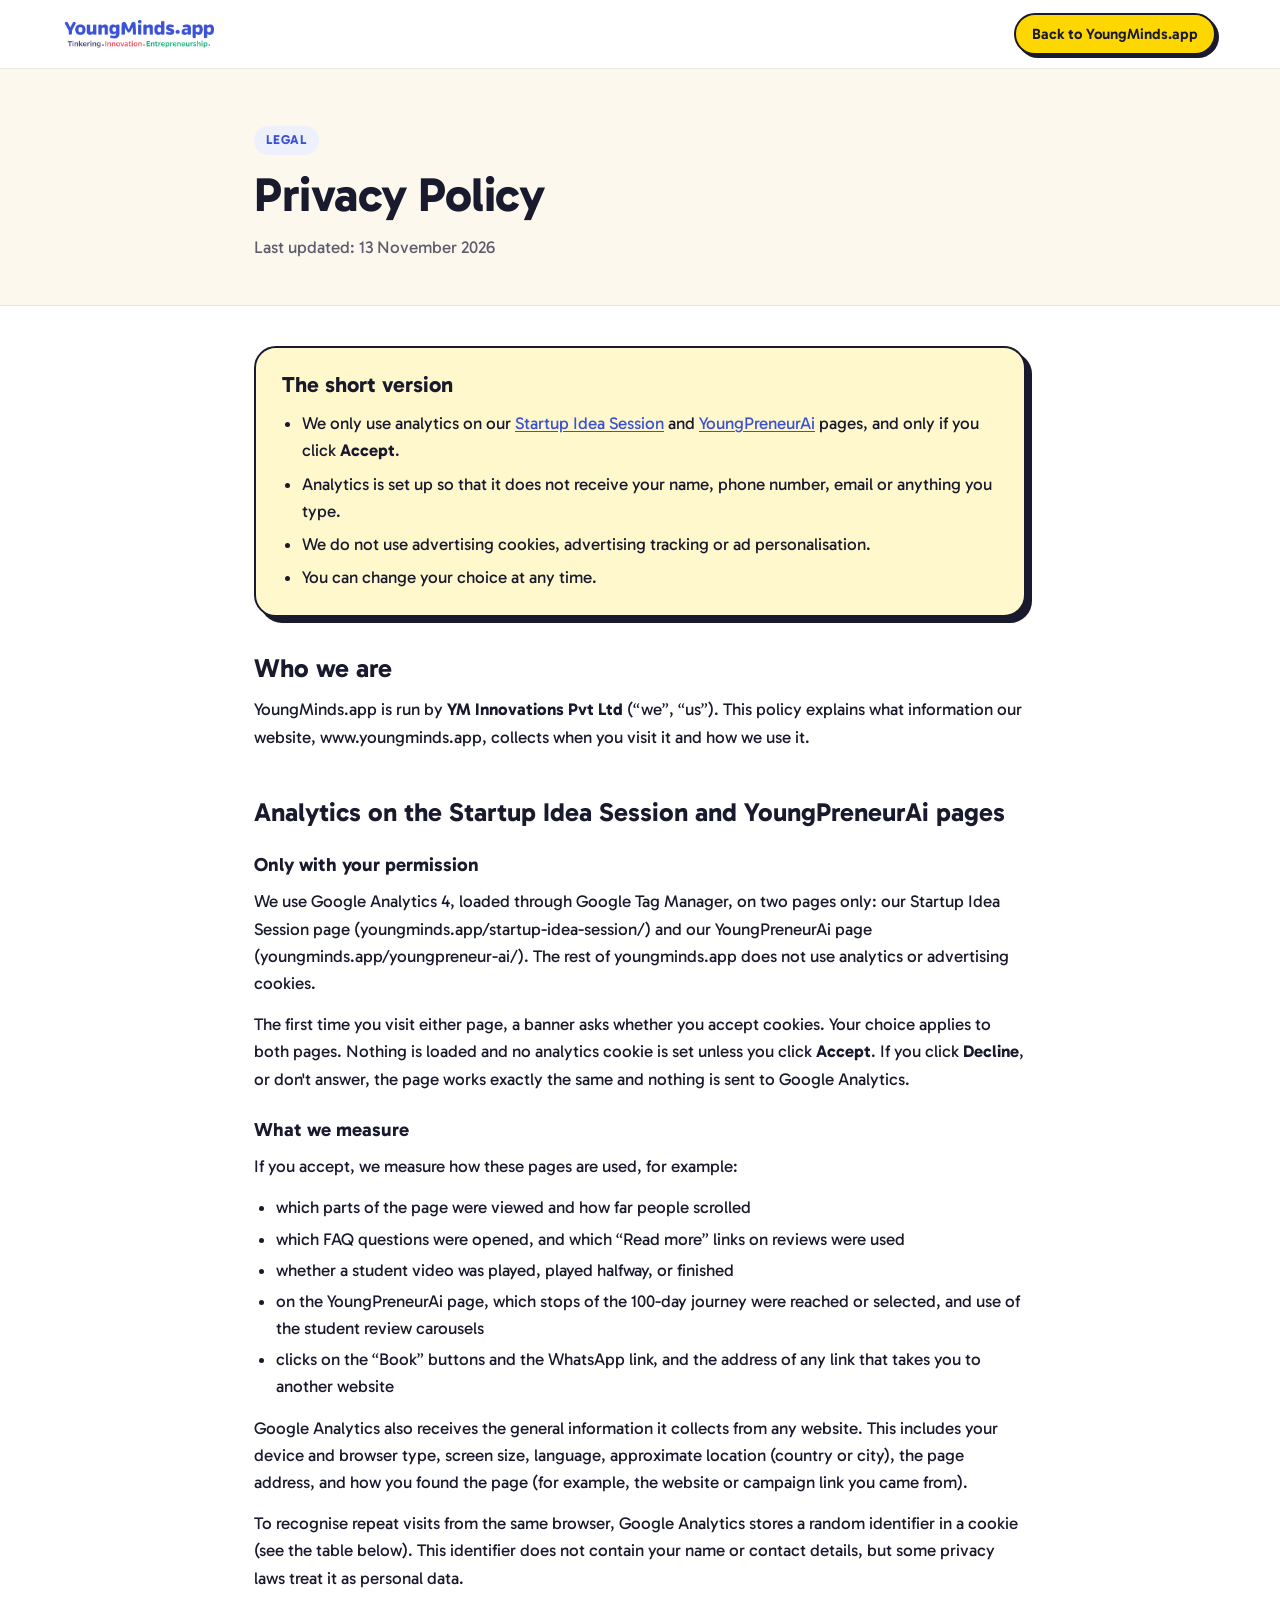
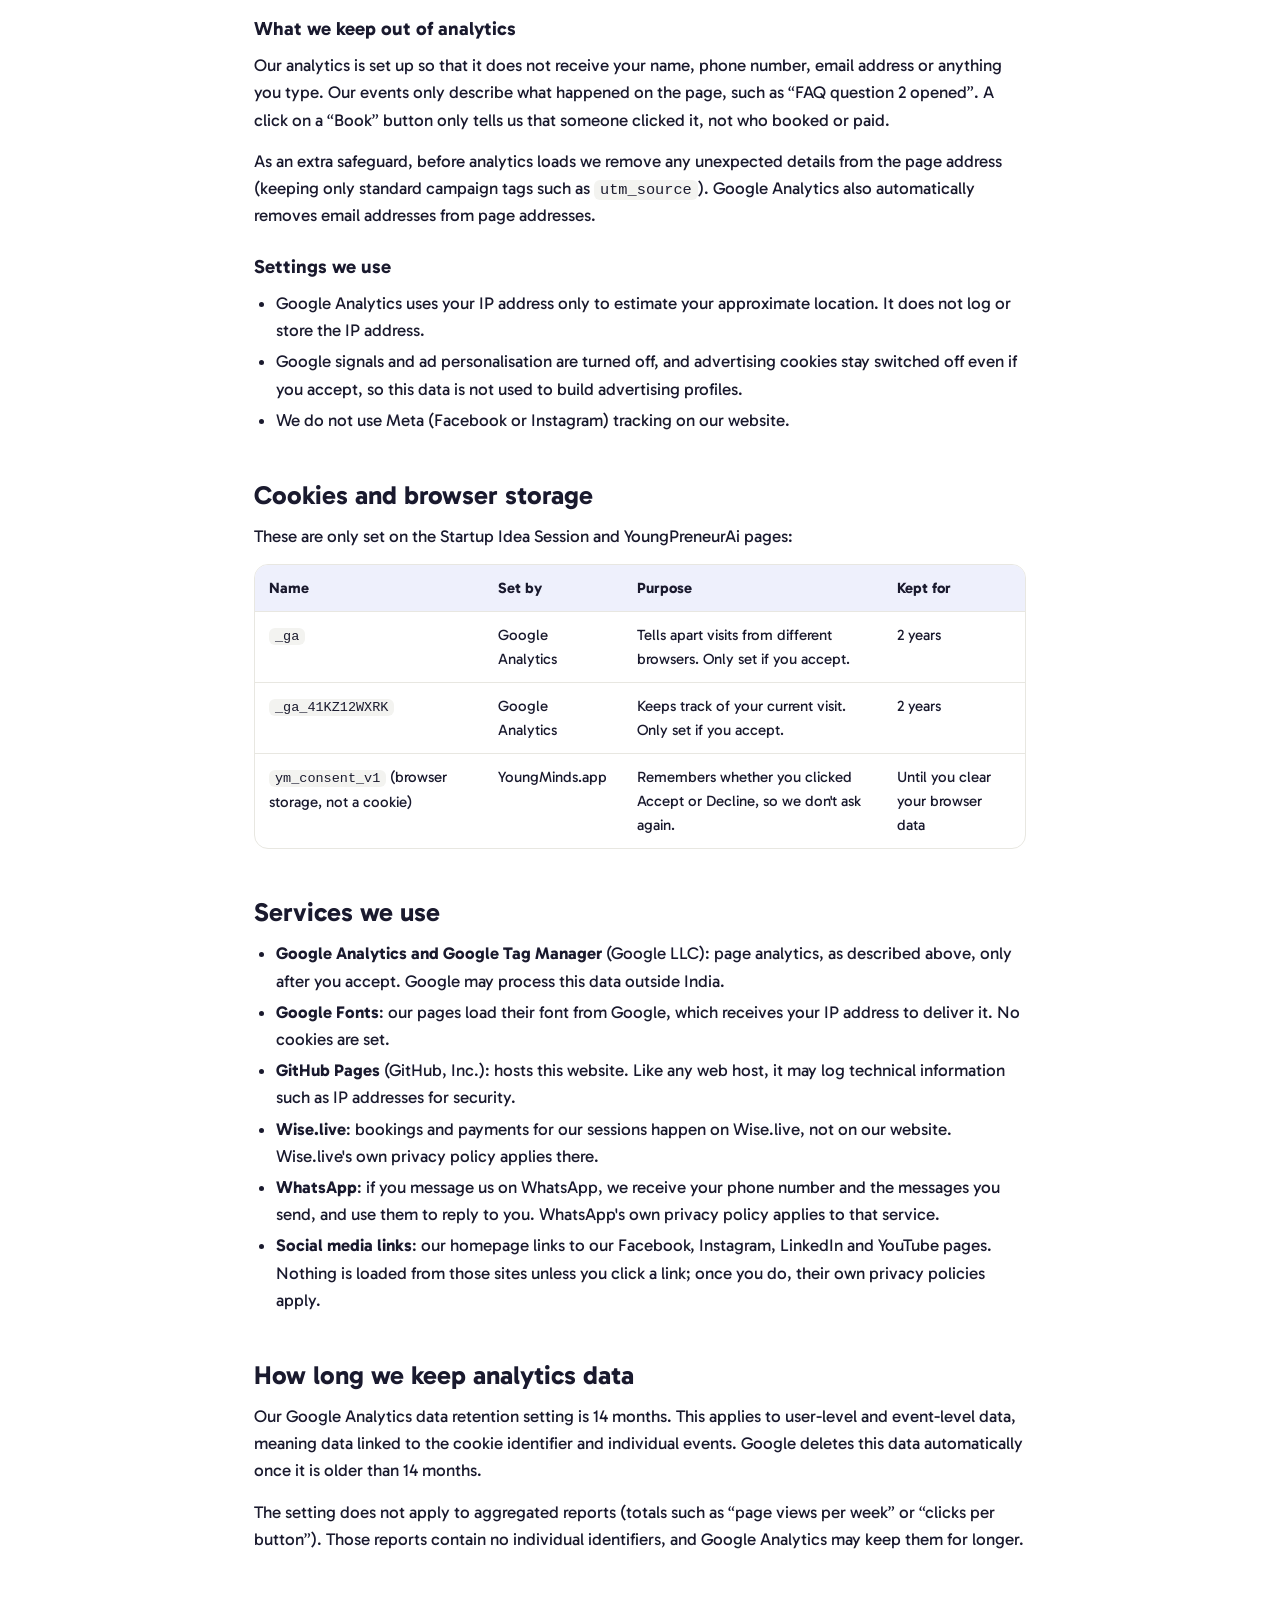
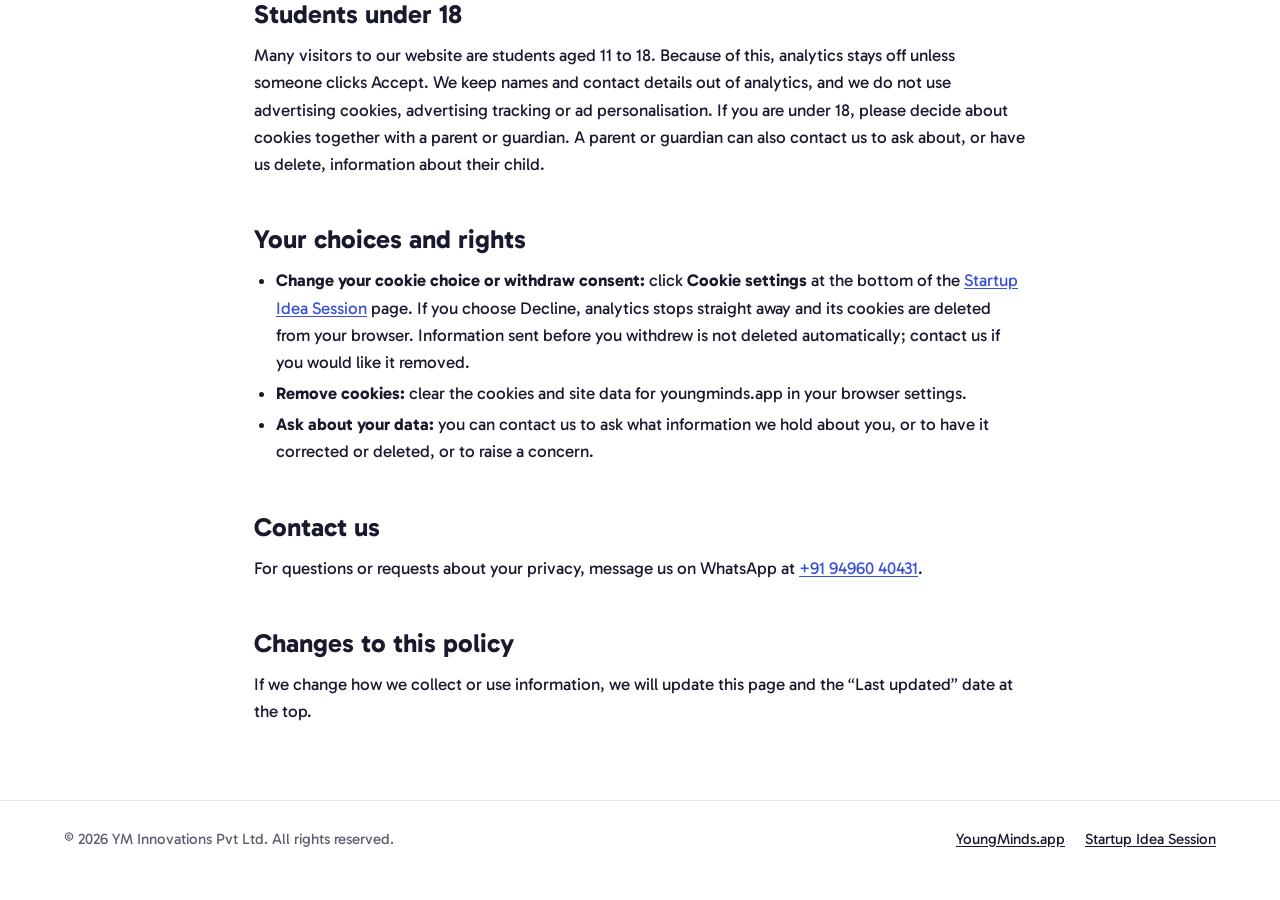
<file: privacy-policy/index.html>
<!doctype html>
<html lang="en-IN">
<head>
  <meta charset="UTF-8" />
  <meta name="viewport" content="width=device-width, initial-scale=1, viewport-fit=cover" />
  <title>Privacy Policy | YoungMinds.app</title>
  <meta name="description" content="How YoungMinds.app uses analytics and cookies, what we do not collect, and the choices you have." />
  <link rel="canonical" href="https://www.youngminds.app/privacy-policy/" />
  <meta name="theme-color" content="#3C52D6" />
  <link rel="icon" type="image/png" href="../images/fav.png" />
  <link rel="preconnect" href="https://fonts.googleapis.com" />
  <link rel="preconnect" href="https://fonts.gstatic.com" crossorigin />
  <link rel="stylesheet" href="https://fonts.googleapis.com/css2?family=Gabarito:wght@400;500;600;700;800&display=swap" />
  <!--
    MAINTAINERS — keep this page true to the live setup:
    • Data retention below says 14 months: it must match GA4 → Admin → Data collection → Data retention.
    • If Meta Pixel (or any other tracker) is switched on in GTM, update "Services we use", the cookie
      table and the "We do not use Meta" line BEFORE publishing that GTM version.
    • Have the "Students under 18" section reviewed against the DPDP Act 2023 and its Rules.
  -->
  <style>
    :root {
      --blue: #3C52D6; --blue-soft: #eef0fc; --yellow: #FED700; --yellow-soft: #fff8cc;
      --ink: #1a1a2e; --gray: #5d5d6e; --line: #e8e7e1; --cream: #fdf8ee; --white: #fff;
      --font: "Gabarito", system-ui, -apple-system, "Segoe UI", Roboto, sans-serif;
    }
    *, *::before, *::after { box-sizing: border-box; }
    html { -webkit-text-size-adjust: 100%; scroll-padding-top: 88px; }
    body { margin: 0; font-family: var(--font); color: var(--ink); background: var(--white); line-height: 1.6; font-size: 17px; -webkit-font-smoothing: antialiased; }
    a { color: var(--blue); text-underline-offset: 2px; }
    img { max-width: 100%; height: auto; display: block; }
    :focus-visible { outline: 3px solid var(--blue); outline-offset: 3px; border-radius: 6px; }
    .skip-link { position: absolute; left: -999px; top: 8px; z-index: 10; background: var(--ink); color: #fff; padding: 10px 16px; border-radius: 8px; }
    .skip-link:focus { left: 12px; }
    .container { width: 100%; max-width: 820px; margin: 0 auto; padding: 0 24px; }

    .site-header { position: sticky; top: 0; z-index: 5; background: rgba(255,255,255,.94); backdrop-filter: blur(8px); border-bottom: 1px solid var(--line); }
    .site-header .container { max-width: 1200px; display: flex; align-items: center; justify-content: space-between; height: 68px; gap: 16px; }
    .site-header img { width: 150px; }
    .back { font-weight: 600; font-size: 15px; color: var(--ink); text-decoration: none; border: 2px solid var(--ink); border-radius: 999px; padding: 7px 16px; box-shadow: 3px 3px 0 var(--ink); background: var(--yellow); white-space: nowrap; }
    .back:hover { transform: translate(-1px,-1px); box-shadow: 4px 4px 0 var(--ink); }

    .hero { background: var(--cream); border-bottom: 1px solid var(--line); padding: 56px 0 44px; }
    .eyebrow { display: inline-block; font-weight: 700; font-size: 13px; letter-spacing: .08em; text-transform: uppercase; color: var(--blue); background: var(--blue-soft); border-radius: 999px; padding: 4px 12px; margin-bottom: 14px; }
    h1 { font-size: clamp(34px, 6vw, 48px); line-height: 1.1; margin: 0 0 12px; letter-spacing: -.01em; }
    .updated { color: var(--gray); margin: 0; }

    .summary { margin: 40px 0 8px; border: 2px solid var(--ink); border-radius: 22px; box-shadow: 6px 6px 0 var(--ink); background: var(--yellow-soft); padding: 24px 26px; }
    .summary h2 { margin-top: 0; font-size: 22px; }
    .summary ul { margin: 0; padding-left: 20px; }
    .summary li + li { margin-top: 6px; }

    main section { padding: 28px 0 4px; }
    h2 { font-size: 26px; line-height: 1.2; margin: 0 0 12px; }
    h3 { font-size: 19px; margin: 22px 0 8px; }
    p { margin: 0 0 14px; }
    ul { margin: 0 0 14px; padding-left: 22px; }
    li + li { margin-top: 4px; }

    .table-wrap { overflow-x: auto; margin: 8px 0 16px; border: 1px solid var(--line); border-radius: 14px; }
    table { width: 100%; border-collapse: collapse; font-size: 15px; min-width: 560px; }
    th, td { text-align: left; padding: 11px 14px; border-bottom: 1px solid var(--line); vertical-align: top; }
    th { background: var(--blue-soft); font-weight: 700; }
    tr:last-child td { border-bottom: 0; }
    code { font-family: ui-monospace, SFMono-Regular, Consolas, monospace; font-size: .9em; background: #f3f3f0; padding: 1px 6px; border-radius: 6px; }

    .site-footer { margin-top: 56px; border-top: 1px solid var(--line); padding: 26px 0 36px; color: var(--gray); font-size: 15px; }
    .site-footer .container { max-width: 1200px; display: flex; flex-wrap: wrap; gap: 10px 24px; justify-content: space-between; }
    .site-footer nav { display: flex; flex-wrap: wrap; gap: 8px 20px; }
    .site-footer a { color: var(--ink); }

    @media (max-width: 560px) {
      body { font-size: 16px; }
      .container { padding: 0 16px; }
      .site-header img { width: 124px; }
      .back { font-size: 14px; padding: 6px 12px; }
      .hero { padding: 40px 0 32px; }
      .summary { padding: 20px 18px; box-shadow: 4px 4px 0 var(--ink); }
      h2 { font-size: 23px; }
    }
  </style>
</head>
<body>
  <a class="skip-link" href="#main">Skip to content</a>

  <header class="site-header">
    <div class="container">
      <a href="../" aria-label="YoungMinds.app home"><img src="../images/logo.png" alt="YoungMinds.app" width="454" height="82" /></a>
      <a class="back" href="../">Back to YoungMinds.app</a>
    </div>
  </header>

  <div class="hero">
    <div class="container">
      <span class="eyebrow">Legal</span>
      <h1>Privacy Policy</h1>
      <p class="updated">Last updated: 13 November 2026</p>
    </div>
  </div>

  <main id="main" class="container">
    <div class="summary">
      <h2>The short version</h2>
      <ul>
        <li>We only use analytics on our <a href="../startup-idea-session/">Startup Idea Session</a> and <a href="../youngpreneur-ai/">YoungPreneurAi</a> pages, and only if you click <strong>Accept</strong>.</li>
        <li>Analytics is set up so that it does not receive your name, phone number, email or anything you type.</li>
        <li>We do not use advertising cookies, advertising tracking or ad personalisation.</li>
        <li>You can change your choice at any time.</li>
      </ul>
    </div>

    <section aria-labelledby="who">
      <h2 id="who">Who we are</h2>
      <p>YoungMinds.app is run by <strong>YM Innovations Pvt Ltd</strong> (“we”, “us”). This policy explains what information our website, www.youngminds.app, collects when you visit it and how we use it.</p>
    </section>

    <section aria-labelledby="analytics">
      <h2 id="analytics">Analytics on the Startup Idea Session and YoungPreneurAi pages</h2>
      <h3>Only with your permission</h3>
      <p>We use Google Analytics 4, loaded through Google Tag Manager, on two pages only: our Startup Idea Session page (youngminds.app/startup-idea-session/) and our YoungPreneurAi page (youngminds.app/youngpreneur-ai/). The rest of youngminds.app does not use analytics or advertising cookies.</p>
      <p>The first time you visit either page, a banner asks whether you accept cookies. Your choice applies to both pages. Nothing is loaded and no analytics cookie is set unless you click <strong>Accept</strong>. If you click <strong>Decline</strong>, or don't answer, the page works exactly the same and nothing is sent to Google Analytics.</p>

      <h3>What we measure</h3>
      <p>If you accept, we measure how these pages are used, for example:</p>
      <ul>
        <li>which parts of the page were viewed and how far people scrolled</li>
        <li>which FAQ questions were opened, and which “Read more” links on reviews were used</li>
        <li>whether a student video was played, played halfway, or finished</li>
        <li>on the YoungPreneurAi page, which stops of the 100-day journey were reached or selected, and use of the student review carousels</li>
        <li>clicks on the “Book” buttons and the WhatsApp link, and the address of any link that takes you to another website</li>
      </ul>
      <p>Google Analytics also receives the general information it collects from any website. This includes your device and browser type, screen size, language, approximate location (country or city), the page address, and how you found the page (for example, the website or campaign link you came from).</p>
      <p>To recognise repeat visits from the same browser, Google Analytics stores a random identifier in a cookie (see the table below). This identifier does not contain your name or contact details, but some privacy laws treat it as personal data.</p>

      <h3>What we keep out of analytics</h3>
      <p>Our analytics is set up so that it does not receive your name, phone number, email address or anything you type. Our events only describe what happened on the page, such as “FAQ question 2 opened”. A click on a “Book” button only tells us that someone clicked it, not who booked or paid.</p>
      <p>As an extra safeguard, before analytics loads we remove any unexpected details from the page address (keeping only standard campaign tags such as <code>utm_source</code>). Google Analytics also automatically removes email addresses from page addresses.</p>

      <h3>Settings we use</h3>
      <ul>
        <li>Google Analytics uses your IP address only to estimate your approximate location. It does not log or store the IP address.</li>
        <li>Google signals and ad personalisation are turned off, and advertising cookies stay switched off even if you accept, so this data is not used to build advertising profiles.</li>
        <li>We do not use Meta (Facebook or Instagram) tracking on our website.</li>
      </ul>
    </section>

    <section aria-labelledby="cookies">
      <h2 id="cookies">Cookies and browser storage</h2>
      <p>These are only set on the Startup Idea Session and YoungPreneurAi pages:</p>
      <div class="table-wrap">
        <table>
          <thead>
            <tr><th scope="col">Name</th><th scope="col">Set by</th><th scope="col">Purpose</th><th scope="col">Kept for</th></tr>
          </thead>
          <tbody>
            <tr><td><code>_ga</code></td><td>Google Analytics</td><td>Tells apart visits from different browsers. Only set if you accept.</td><td>2 years</td></tr>
            <tr><td><code>_ga_41KZ12WXRK</code></td><td>Google Analytics</td><td>Keeps track of your current visit. Only set if you accept.</td><td>2 years</td></tr>
            <tr><td><code>ym_consent_v1</code> (browser storage, not a cookie)</td><td>YoungMinds.app</td><td>Remembers whether you clicked Accept or Decline, so we don't ask again.</td><td>Until you clear your browser data</td></tr>
          </tbody>
        </table>
      </div>
    </section>

    <section aria-labelledby="services">
      <h2 id="services">Services we use</h2>
      <ul>
        <li><strong>Google Analytics and Google Tag Manager</strong> (Google LLC): page analytics, as described above, only after you accept. Google may process this data outside India.</li>
        <li><strong>Google Fonts</strong>: our pages load their font from Google, which receives your IP address to deliver it. No cookies are set.</li>
        <li><strong>GitHub Pages</strong> (GitHub, Inc.): hosts this website. Like any web host, it may log technical information such as IP addresses for security.</li>
        <li><strong>Wise.live</strong>: bookings and payments for our sessions happen on Wise.live, not on our website. Wise.live's own privacy policy applies there.</li>
        <li><strong>WhatsApp</strong>: if you message us on WhatsApp, we receive your phone number and the messages you send, and use them to reply to you. WhatsApp's own privacy policy applies to that service.</li>
        <li><strong>Social media links</strong>: our homepage links to our Facebook, Instagram, LinkedIn and YouTube pages. Nothing is loaded from those sites unless you click a link; once you do, their own privacy policies apply.</li>
      </ul>
    </section>

    <section aria-labelledby="retention">
      <h2 id="retention">How long we keep analytics data</h2>
      <p>Our Google Analytics data retention setting is 14 months. This applies to user-level and event-level data, meaning data linked to the cookie identifier and individual events. Google deletes this data automatically once it is older than 14 months.</p>
      <p>The setting does not apply to aggregated reports (totals such as “page views per week” or “clicks per button”). Those reports contain no individual identifiers, and Google Analytics may keep them for longer.</p>
    </section>

    <section aria-labelledby="students">
      <h2 id="students">Students under 18</h2>
      <!-- LEGAL REVIEW REQUIRED before publishing. Under India's DPDP Act 2023, everyone under 18 is a
           "child". Section 9 requires verifiable parental consent before processing a child's personal
           data (Rule 10 of the DPDP Rules 2025 sets out how) and prohibits tracking or behavioural
           monitoring of children. Clicking "Accept" on a cookie banner is NOT verifiable parental consent.
           A lawyer must decide whether page analytics on this page is permitted, and on what basis, before
           the relevant provisions take effect, and whether this paragraph needs changing. Do not describe
           the site as "DPDP compliant" without that sign-off. -->
      <p>Many visitors to our website are students aged 11 to 18. Because of this, analytics stays off unless someone clicks Accept. We keep names and contact details out of analytics, and we do not use advertising cookies, advertising tracking or ad personalisation. If you are under 18, please decide about cookies together with a parent or guardian. A parent or guardian can also contact us to ask about, or have us delete, information about their child.</p>
    </section>

    <section aria-labelledby="choices">
      <h2 id="choices">Your choices and rights</h2>
      <ul>
        <li><strong>Change your cookie choice or withdraw consent:</strong> click <strong>Cookie settings</strong> at the bottom of the <a href="../startup-idea-session/">Startup Idea Session</a> page. If you choose Decline, analytics stops straight away and its cookies are deleted from your browser. Information sent before you withdrew is not deleted automatically; contact us if you would like it removed.</li>
        <li><strong>Remove cookies:</strong> clear the cookies and site data for youngminds.app in your browser settings.</li>
        <li><strong>Ask about your data:</strong> you can contact us to ask what information we hold about you, or to have it corrected or deleted, or to raise a concern.</li>
      </ul>
    </section>

    <section aria-labelledby="contact">
      <h2 id="contact">Contact us</h2>
      <p>For questions or requests about your privacy, message us on WhatsApp at <a href="https://wa.me/919496040431" target="_blank" rel="noopener">+91 94960 40431</a>.</p>
    </section>

    <section aria-labelledby="changes">
      <h2 id="changes">Changes to this policy</h2>
      <p>If we change how we collect or use information, we will update this page and the “Last updated” date at the top.</p>
    </section>
  </main>

  <footer class="site-footer">
    <div class="container">
      <p>© 2026 YM Innovations Pvt Ltd. All rights reserved.</p>
      <nav aria-label="Footer">
        <a href="../">YoungMinds.app</a>
        <a href="../startup-idea-session/">Startup Idea Session</a>
      </nav>
    </div>
  </footer>
</body>
</html>
</file>
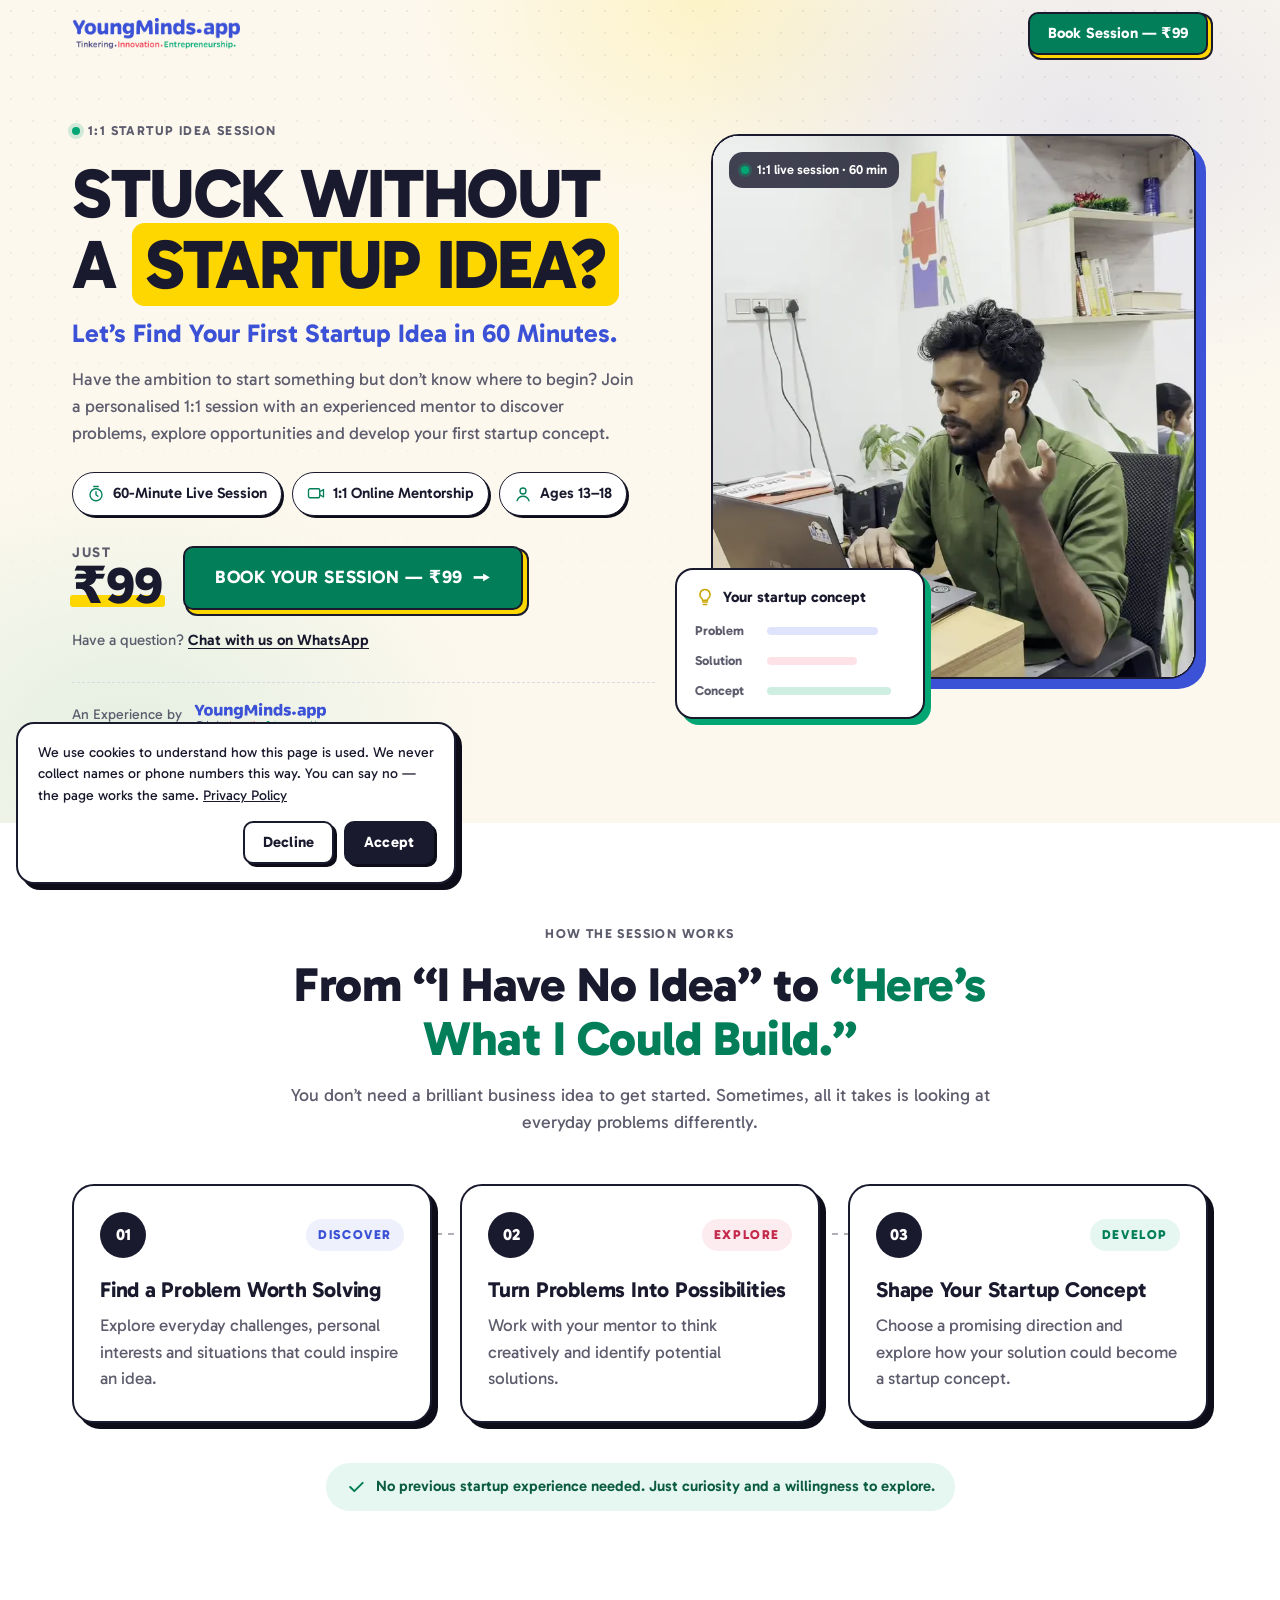
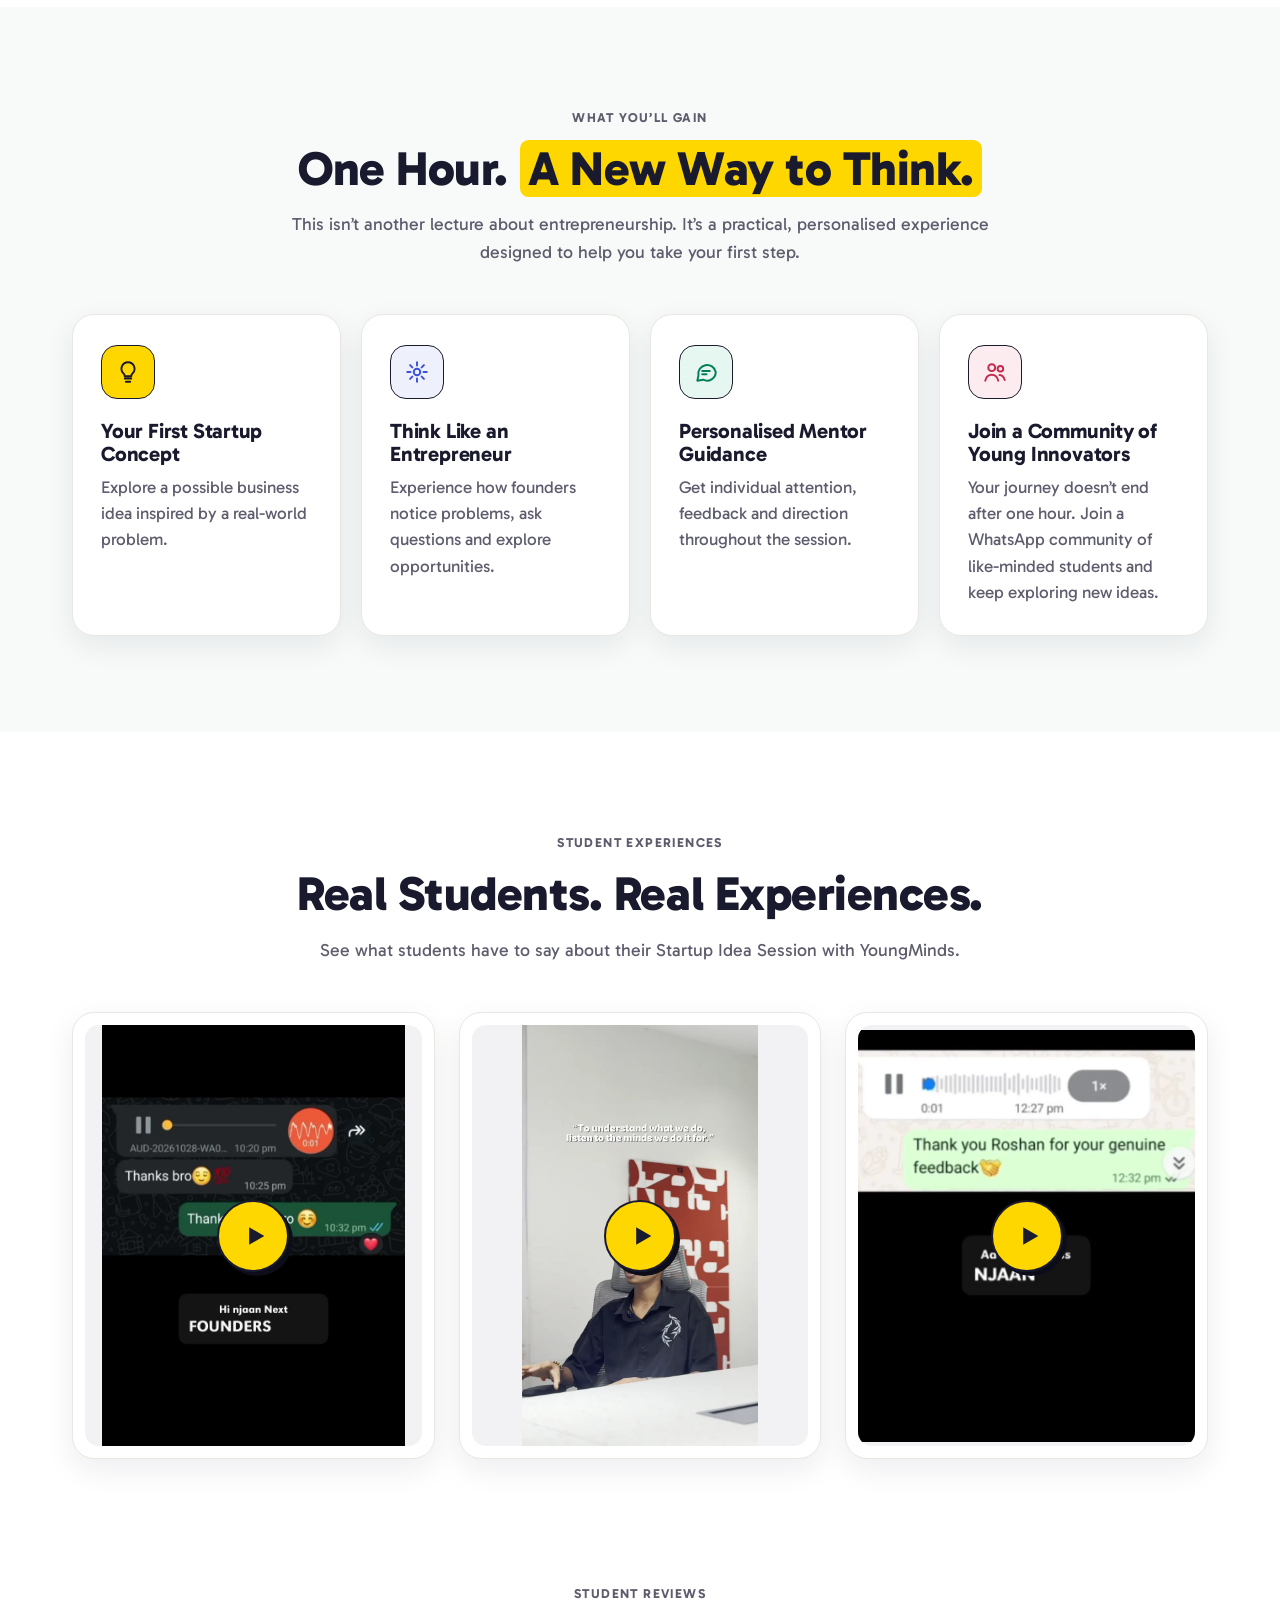
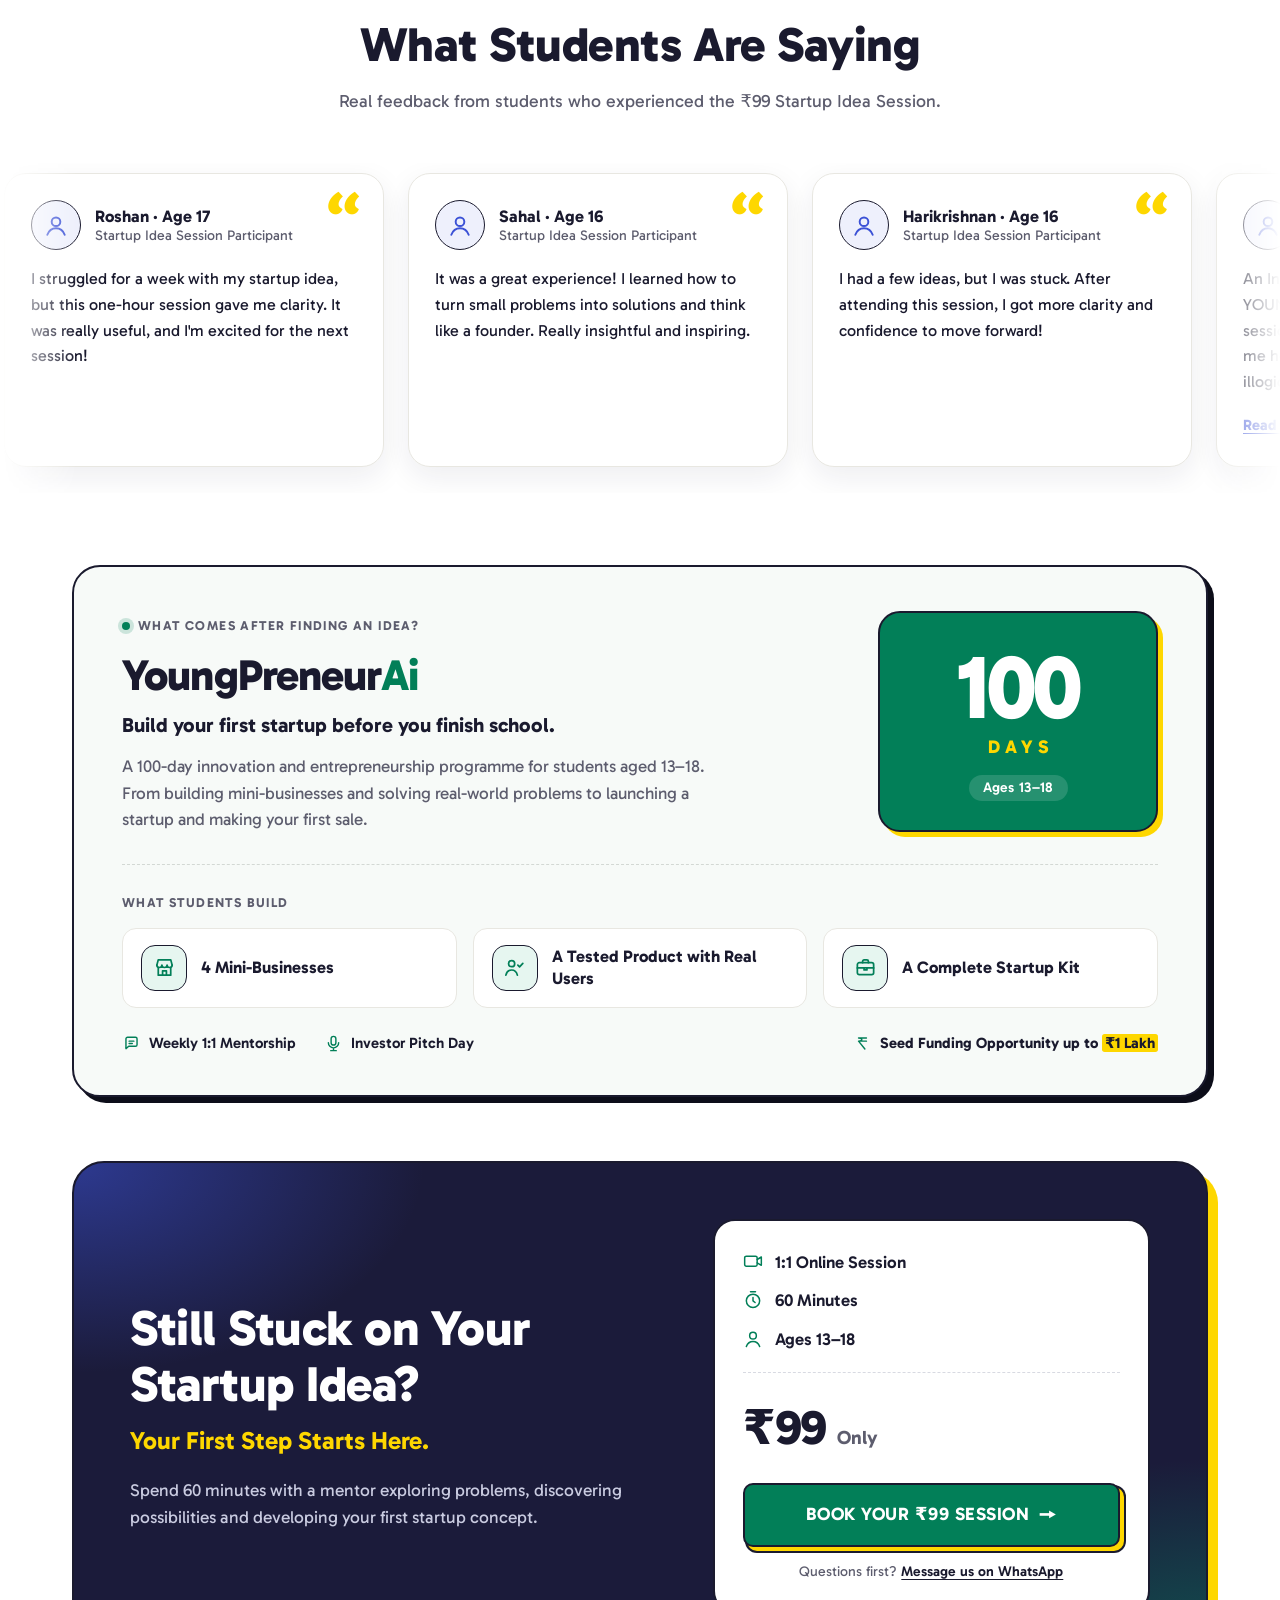
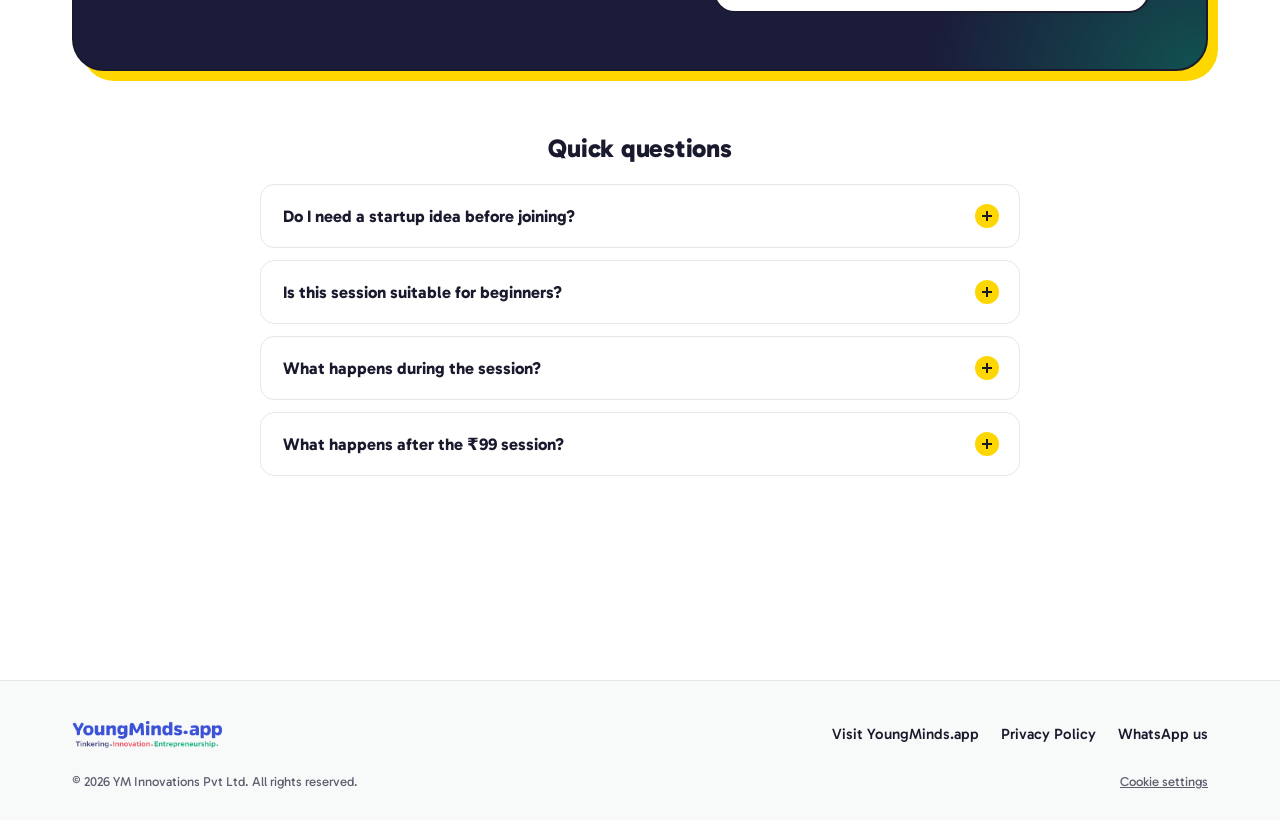
<file: startup-idea-session/index.html>
<!doctype html>
<html lang="en-IN">
<head>
  <meta charset="UTF-8" />
  <meta name="viewport" content="width=device-width, initial-scale=1, viewport-fit=cover" />
  <title>₹99 Startup Idea Session for Students | YoungMinds.app</title>
  <meta name="description" content="Stuck without a startup idea? Join a 60-minute 1:1 online session with a mentor. Explore problems and discover your first startup concept for just ₹99." />
  <link rel="canonical" href="https://www.youngminds.app/startup-idea-session/" />
  <meta name="theme-color" content="#3C52D6" />

  <!-- Open Graph / social -->
  <meta property="og:type" content="website" />
  <meta property="og:site_name" content="YoungMinds.app" />
  <meta property="og:url" content="https://www.youngminds.app/startup-idea-session/" />
  <meta property="og:title" content="Stuck Without a Startup Idea? | ₹99 Startup Idea Session" />
  <meta property="og:description" content="A 60-minute 1:1 online session with a mentor for students aged 13–18. Explore problems and discover your first startup concept for just ₹99." />
  <meta property="og:image" content="https://www.youngminds.app/startup-idea-session/images/og-startup-idea-session.jpg" />
  <meta property="og:image:width" content="1200" />
  <meta property="og:image:height" content="630" />
  <meta name="twitter:card" content="summary_large_image" />

  <link rel="icon" type="image/png" href="images/fav.png" />
  <link rel="preconnect" href="https://fonts.googleapis.com" />
  <link rel="preconnect" href="https://fonts.gstatic.com" crossorigin />
  <link rel="stylesheet" href="https://fonts.googleapis.com/css2?family=Gabarito:wght@400;500;600;700;800&display=swap" />
  <link rel="stylesheet" href="styles.css" />
  <script>document.documentElement.classList.add('js');</script>

  <!-- Structured data: describes only the real offer (service + price) -->
  <script type="application/ld+json">
  {
    "@context": "https://schema.org",
    "@type": "Service",
    "name": "Startup Idea Session",
    "serviceType": "1:1 online entrepreneurship mentorship session",
    "description": "A 60-minute 1:1 online session in which students aged 13–18 explore everyday problems and develop a possible startup concept with a mentor.",
    "url": "https://www.youngminds.app/startup-idea-session/",
    "audience": { "@type": "PeopleAudience", "suggestedMinAge": 13, "suggestedMaxAge": 18 },
    "provider": { "@type": "Organization", "name": "YoungMinds.app", "legalName": "YM Innovations Pvt Ltd", "url": "https://www.youngminds.app/", "logo": "https://www.youngminds.app/images/logo.png" },
    "offers": { "@type": "Offer", "price": "99", "priceCurrency": "INR", "url": "https://youngminds-app.wise.live/book/strartup-seed-session" }
  }
  </script>
</head>

<body>
  <a class="skip-link" href="#main">Skip to content</a>

  <!-- ============ HEADER ============ -->
  <header class="site-header" id="top">
    <div class="container header-inner">
      <a href="https://www.youngminds.app/" class="header-logo" aria-label="YoungMinds.app home">
        <img src="images/logo.png" alt="YoungMinds.app" width="454" height="82" />
      </a>
      <a class="btn btn-primary btn-sm" href="https://youngminds-app.wise.live/book/strartup-seed-session" data-book="header">
        Book Session — ₹99
      </a>
    </div>
  </header>

  <main id="main">

    <!-- ============ 1. HERO ============ -->
    <section class="hero" aria-labelledby="hero-title">
      <div class="hero-bg" aria-hidden="true"></div>
      <div class="container hero-grid">
        <div class="hero-copy">
          <p class="eyebrow"><span class="dot"></span> 1:1 Startup Idea Session</p>
          <h1 id="hero-title">Stuck without a <mark>startup idea?</mark></h1>
          <p class="hero-sub">Let’s Find Your First Startup Idea in 60&nbsp;Minutes.</p>
          <p class="hero-desc">
            Have the ambition to start something but don’t know where to begin?
            Join a personalised 1:1 session with an experienced mentor to discover problems,
            explore opportunities and develop your first startup concept.
          </p>

          <ul class="badges" aria-label="Session details">
            <li class="badge">
              <svg viewBox="0 0 24 24" aria-hidden="true"><circle cx="12" cy="13" r="8"/><path d="M12 9v4l2.5 2M9 2h6"/></svg>
              60-Minute Live Session
            </li>
            <li class="badge">
              <svg viewBox="0 0 24 24" aria-hidden="true"><rect x="2" y="5" width="15" height="12" rx="2"/><path d="m17 9 5-3v10l-5-3"/></svg>
              1:1 Online Mentorship
            </li>
            <li class="badge">
              <svg viewBox="0 0 24 24" aria-hidden="true"><circle cx="12" cy="8" r="4"/><path d="M4 21c1.5-4 4.5-6 8-6s6.5 2 8 6"/></svg>
              Ages 13–18
            </li>
          </ul>

          <div class="hero-cta">
            <div class="price" aria-label="Price: just 99 rupees">
              <span class="price-label">Just</span>
              <span class="price-value">₹99</span>
            </div>
            <a class="btn btn-primary btn-lg" href="https://youngminds-app.wise.live/book/strartup-seed-session" data-book="hero" id="hero-cta">
              <span class="btn-label">Book <span class="hide-sm">Your </span>Session — ₹99</span> <span class="arrow" aria-hidden="true">→</span>
            </a>
          </div>

          <p class="hero-secondary">
            Have a question? <a data-whatsapp data-track="contact_click" href="https://wa.me/919496040431" target="_blank" rel="noopener">Chat with us on WhatsApp</a>
          </p>

          <div class="by-ym">
            <span>An Experience by</span>
            <img src="images/logo.png" alt="YoungMinds.app" width="454" height="82" />
          </div>
        </div>

        <!-- Hero visual: replace the placeholders with real YoungMinds photos -->
        <div class="hero-visual">
          <figure class="photo-frame">
            <!--
              HERO VIDEO: set the file paths in config.js → heroVideo.
              app.js inserts a muted, looping, inline <video> here (no controls).
              This placeholder stays until the video or its poster has loaded.
            -->
            <div class="img-placeholder" role="img" aria-label="Placeholder for a video of a real YoungMinds 1:1 session">
              <svg viewBox="0 0 24 24" aria-hidden="true"><rect x="2" y="5" width="15" height="14" rx="2"/><path d="m17 10 5-3v10l-5-3"/></svg>
              <strong>Video placeholder</strong>
              <span>Real YoungMinds 1:1 Startup Idea Session clip</span>
            </div>
            <!-- Describes the session format, not the looping video -->
            <div class="call-bar" aria-hidden="true">
              <span class="live"><i></i>1:1 live session · 60 min</span>
              <span class="call-dots"><i></i><i></i><i></i></span>
            </div>
          </figure>

          <div class="concept-card" aria-hidden="true">
            <p class="concept-title">
              <svg viewBox="0 0 24 24"><path d="M9 18h6M10 21h4M12 3a6 6 0 0 0-4 10.5c.7.7 1 1.5 1 2.5h6c0-1 .3-1.8 1-2.5A6 6 0 0 0 12 3Z"/></svg>
              Your startup concept
            </p>
            <ol>
              <li><b>Problem</b><span class="line w80"></span></li>
              <li><b>Solution</b><span class="line w65"></span></li>
              <li><b>Concept</b><span class="line w90"></span></li>
            </ol>
          </div>
        </div>
      </div>
    </section>

    <!-- ============ 2. HOW IT WORKS ============ -->
    <section class="section how" id="how" aria-labelledby="how-title">
      <div class="container">
        <header class="section-head reveal">
          <p class="eyebrow">How the session works</p>
          <h2 id="how-title">From “I Have No Idea” to <span class="hl-green">“Here’s What I Could Build.”</span></h2>
          <p>You don’t need a brilliant business idea to get started. Sometimes, all it takes is looking at everyday problems differently.</p>
        </header>

        <ol class="steps">
          <li class="step-card reveal" style="--d:0ms">
            <div class="step-top"><span class="step-num">01</span><span class="step-tag tag-blue">Discover</span></div>
            <h3>Find a Problem Worth Solving</h3>
            <p>Explore everyday challenges, personal interests and situations that could inspire an idea.</p>
          </li>
          <li class="step-card reveal" style="--d:90ms">
            <div class="step-top"><span class="step-num">02</span><span class="step-tag tag-coral">Explore</span></div>
            <h3>Turn Problems Into Possibilities</h3>
            <p>Work with your mentor to think creatively and identify potential solutions.</p>
          </li>
          <li class="step-card reveal" style="--d:180ms">
            <div class="step-top"><span class="step-num">03</span><span class="step-tag tag-green">Develop</span></div>
            <h3>Shape Your Startup Concept</h3>
            <p>Choose a promising direction and explore how your solution could become a startup concept.</p>
          </li>
        </ol>

        <p class="note reveal">
          <svg viewBox="0 0 24 24" aria-hidden="true"><path d="m5 12 5 5L20 7"/></svg>
          No previous startup experience needed. Just curiosity and a willingness to explore.
        </p>
      </div>
    </section>

    <!-- ============ 3. WHAT YOU'LL GAIN ============ -->
    <section class="section gain" aria-labelledby="gain-title">
      <div class="container">
        <header class="section-head reveal">
          <p class="eyebrow">What you’ll gain</p>
          <h2 id="gain-title">One Hour. <mark>A New Way to Think.</mark></h2>
          <p>This isn’t another lecture about entrepreneurship. It’s a practical, personalised experience designed to help you take your first step.</p>
        </header>

        <div class="benefits">
          <article class="benefit reveal" style="--d:0ms">
            <span class="icon icon-yellow" aria-hidden="true">
              <svg viewBox="0 0 24 24"><path d="M9 18h6M10 21h4M12 3a6 6 0 0 0-4 10.5c.7.7 1 1.5 1 2.5h6c0-1 .3-1.8 1-2.5A6 6 0 0 0 12 3Z"/></svg>
            </span>
            <h3>Your First Startup Concept</h3>
            <p>Explore a possible business idea inspired by a real-world problem.</p>
          </article>
          <article class="benefit reveal" style="--d:90ms">
            <span class="icon icon-blue" aria-hidden="true">
              <svg viewBox="0 0 24 24"><path d="M12 3v3M12 18v3M3 12h3M18 12h3M5.6 5.6l2.1 2.1M16.3 16.3l2.1 2.1M5.6 18.4l2.1-2.1M16.3 7.7l2.1-2.1"/><circle cx="12" cy="12" r="3"/></svg>
            </span>
            <h3>Think Like an Entrepreneur</h3>
            <p>Experience how founders notice problems, ask questions and explore opportunities.</p>
          </article>
          <article class="benefit reveal" style="--d:180ms">
            <span class="icon icon-green" aria-hidden="true">
              <svg viewBox="0 0 24 24"><path d="M21 12a8 8 0 0 1-11.6 7.1L4 20l1-4.6A8 8 0 1 1 21 12Z"/><path d="M8.5 11h7M8.5 14h4"/></svg>
            </span>
            <h3>Personalised Mentor Guidance</h3>
            <p>Get individual attention, feedback and direction throughout the session.</p>
          </article>
          <article class="benefit reveal" style="--d:270ms">
            <span class="icon icon-coral" aria-hidden="true">
              <svg viewBox="0 0 24 24"><circle cx="9" cy="8" r="3.2"/><path d="M3 20c.8-3.4 3.1-5.4 6-5.4s5.2 2 6 5.4"/><circle cx="17" cy="9" r="2.6"/><path d="M16.2 14.7c2.4.1 4.1 1.9 4.8 4.8"/></svg>
            </span>
            <h3>Join a Community of Young Innovators</h3>
            <p>Your journey doesn’t end after one hour. Join a WhatsApp community of like-minded students and keep exploring new ideas.</p>
          </article>
        </div>

        <!-- Optional verified student example — rendered only if config.studentExample is set -->
        <div class="example" id="student-example" hidden></div>
      </div>
    </section>

    <!-- ============ 4. REAL STUDENT EXPERIENCES ============ -->
    <section class="section stories" aria-labelledby="stories-title">
      <div class="container">
        <header class="section-head reveal">
          <p class="eyebrow">Student experiences</p>
          <h2 id="stories-title">Real Students. Real Experiences.</h2>
          <p>See what students have to say about their Startup Idea Session with YoungMinds.</p>
        </header>
      </div>
      <div class="container container-bleed">
        <div class="testimonials" id="testimonials" aria-label="Student testimonials" tabindex="0"></div>
        <div class="carousel-dots" id="carousel-dots" aria-hidden="true"></div>
      </div>
    </section>

    <!-- ============ 4b. AUTO-SCROLLING STUDENT REVIEWS (content in config.js → reviews) ============ -->
    <section class="section reviews" id="reviews" aria-labelledby="reviews-title">
      <div class="container">
        <header class="section-head reveal">
          <p class="eyebrow">Student reviews</p>
          <h2 id="reviews-title">What Students Are Saying</h2>
          <p>Real feedback from students who experienced the ₹99 Startup Idea Session.</p>
        </header>
      </div>
      <div class="marquee" id="reviews-marquee">
        <div class="marquee-viewport" id="reviews-viewport" tabindex="0" role="region"
             aria-label="Student reviews" aria-describedby="reviews-kbd-help">
          <ul class="marquee-track" id="reviews-track"></ul>
        </div>
        <p class="sr-only" id="reviews-kbd-help">Scrolling stops while this area has keyboard focus. Use the arrow keys to move through the reviews.</p>
      </div>
    </section>

    <!-- ============ 4c. YOUNGPRENEURAI (informational only: no links or buttons until the programme page exists) ============ -->
    <section class="section ypai" aria-labelledby="ypai-title">
      <div class="container">
        <article class="ypai-card reveal">
          <div class="ypai-main">
            <p class="eyebrow"><span class="dot" aria-hidden="true"></span>What comes after finding an idea?</p>
            <h2 id="ypai-title">YoungPreneur<span>Ai</span></h2>
            <p class="ypai-tagline">Build your first startup before you finish school.</p>
            <p class="ypai-desc">A 100-day innovation and entrepreneurship programme for students aged 13–18. From building mini-businesses and solving real-world problems to launching a startup and making your first sale.</p>
          </div>

          <div class="ypai-days" aria-label="100-day programme">
            <span class="ypai-days-num">100</span>
            <span class="ypai-days-label">Days</span>
            <span class="ypai-days-age">Ages 13–18</span>
          </div>

          <div class="ypai-builds">
            <p class="ypai-label">What students build</p>
            <ul>
              <li>
                <span class="ypai-ico" aria-hidden="true"><svg viewBox="0 0 24 24"><path d="M4 9.5 5.5 4h13L20 9.5"/><path d="M4 9.5c0 1.4 1.1 2.5 2.7 2.5s2.6-1.1 2.6-2.5c0 1.4 1.1 2.5 2.7 2.5s2.7-1.1 2.7-2.5c0 1.4 1 2.5 2.6 2.5S20 10.9 20 9.5"/><path d="M5.5 12v8h13v-8M10 20v-4.5h4V20"/></svg></span>
                <span>4 Mini-Businesses</span>
              </li>
              <li>
                <span class="ypai-ico" aria-hidden="true"><svg viewBox="0 0 24 24"><circle cx="9" cy="8" r="3.2"/><path d="M3 20c.8-3.4 3.1-5.4 6-5.4s5.2 2 6 5.4"/><path d="m15.5 9.5 1.8 1.8 3.4-3.6"/></svg></span>
                <span>A Tested Product with Real Users</span>
              </li>
              <li>
                <span class="ypai-ico" aria-hidden="true"><svg viewBox="0 0 24 24"><rect x="3.5" y="7" width="17" height="12.5" rx="2"/><path d="M9 7V5.5A1.5 1.5 0 0 1 10.5 4h3A1.5 1.5 0 0 1 15 5.5V7M3.5 12.5h17M10.5 12.5v2h3v-2"/></svg></span>
                <span>A Complete Startup Kit</span>
              </li>
            </ul>
          </div>

          <ul class="ypai-facts" aria-label="Programme highlights">
            <li><svg viewBox="0 0 24 24" aria-hidden="true"><path d="M5 18.5V6a2 2 0 0 1 2-2h10a2 2 0 0 1 2 2v7.5a2 2 0 0 1-2 2H8.5Z"/><path d="M9 9h6M9 12h4"/></svg>Weekly 1:1 Mentorship</li>
            <li><svg viewBox="0 0 24 24" aria-hidden="true"><rect x="9" y="3" width="6" height="11" rx="3"/><path d="M5.5 11a6.5 6.5 0 0 0 13 0M12 17.5V21M8.5 21h7"/></svg>Investor Pitch Day</li>
            <li class="ypai-fund"><svg viewBox="0 0 24 24" aria-hidden="true"><path d="M7 5h10M7 9h10M7 5c5 0 6 4 0 4l8 10"/></svg><span>Seed Funding Opportunity up to <mark>₹1&nbsp;Lakh</mark></span></li>
          </ul>
        </article>
      </div>
    </section>

    <!-- ============ 5. FINAL BOOKING ============ -->
    <section class="section booking" id="book" aria-labelledby="book-title">
      <div class="container">
        <div class="booking-panel reveal">
          <div class="booking-glow" aria-hidden="true"></div>
          <div class="booking-copy">
            <h2 id="book-title">Still Stuck on Your Startup Idea?</h2>
            <p class="booking-sub">Your First Step Starts Here.</p>
            <p class="booking-desc">Spend 60 minutes with a mentor exploring problems, discovering possibilities and developing your first startup concept.</p>
          </div>
          <div class="booking-box">
            <ul class="summary" aria-label="Session summary">
              <li><svg viewBox="0 0 24 24" aria-hidden="true"><rect x="2" y="5" width="15" height="12" rx="2"/><path d="m17 9 5-3v10l-5-3"/></svg>1:1 Online Session</li>
              <li><svg viewBox="0 0 24 24" aria-hidden="true"><circle cx="12" cy="13" r="8"/><path d="M12 9v4l2.5 2M9 2h6"/></svg>60 Minutes</li>
              <li><svg viewBox="0 0 24 24" aria-hidden="true"><circle cx="12" cy="8" r="4"/><path d="M4 21c1.5-4 4.5-6 8-6s6.5 2 8 6"/></svg>Ages 13–18</li>
            </ul>
            <p class="booking-price"><span>₹99</span> Only</p>
            <a class="btn btn-primary btn-lg btn-block" href="https://youngminds-app.wise.live/book/strartup-seed-session" data-book="final" id="final-cta">
              <span class="btn-label">Book <span class="hide-sm">Your </span>₹99 Session</span> <span class="arrow" aria-hidden="true">→</span>
            </a>
            <p class="booking-help">Questions first? <a data-whatsapp data-track="contact_click" href="https://wa.me/919496040431" target="_blank" rel="noopener">Message us on WhatsApp</a></p>
          </div>
        </div>

        <!-- ============ FAQ ============ -->
        <div class="faq reveal" aria-labelledby="faq-title">
          <h2 id="faq-title" class="faq-title">Quick questions</h2>
          <details class="faq-item">
            <summary>Do I need a startup idea before joining?</summary>
            <div class="faq-body"><p>No. The session is designed for students who are interested in entrepreneurship but don’t know where to begin.</p></div>
          </details>
          <details class="faq-item">
            <summary>Is this session suitable for beginners?</summary>
            <div class="faq-body"><p>Absolutely. You don’t need any prior business knowledge or entrepreneurship experience.</p></div>
          </details>
          <details class="faq-item">
            <summary>What happens during the session?</summary>
            <div class="faq-body"><p>You’ll work individually with a mentor to explore everyday problems, identify opportunities and develop a potential startup concept.</p></div>
          </details>
          <details class="faq-item">
            <summary>What happens after the ₹99 session?</summary>
            <div class="faq-body">
              <p>The ₹99 session is just the beginning! Students who want to continue exploring innovation and entrepreneurship can take their next steps through YoungMinds programmes:</p>
              <ul class="faq-list">
                <li><strong>YoungPreneurAi</strong> — A 100-day entrepreneurship journey where students develop ideas, test solutions with real users and work towards building their own startup.</li>
                <li><strong>InnovationSchool</strong> — A hands-on innovation programme where students learn to identify real-world problems, explore technology and build practical solutions.</li>
              </ul>
              <p>Both programmes offer opportunities for students who want to continue learning and creating beyond their first session.</p>
            </div>
          </details>
        </div>
      </div>
    </section>
  </main>

  <!-- ============ FOOTER ============ -->
  <footer class="site-footer">
    <div class="container footer-inner">
      <div class="footer-brand">
        <a href="https://www.youngminds.app/" aria-label="YoungMinds.app home">
          <img src="images/logo.png" alt="YoungMinds.app" width="454" height="82" loading="lazy" />
        </a>
      </div>
      <nav class="footer-links" aria-label="Footer">
        <a href="https://www.youngminds.app/">Visit YoungMinds.app</a>
        <a data-legal="privacyUrl" href="#" hidden>Privacy Policy</a>
        <a data-legal="termsUrl" href="#" hidden>Terms &amp; Conditions</a>
        <a data-legal="refundUrl" href="#" hidden>Refund Policy</a>
        <a data-whatsapp data-track="contact_click" href="https://wa.me/919496040431" target="_blank" rel="noopener">WhatsApp us</a>
        <a data-email href="#" hidden></a>
      </nav>
    </div>
    <div class="container footer-bottom">
      <p>© <span id="year">2026</span> YM Innovations Pvt Ltd. All rights reserved.</p>
      <button type="button" class="link-btn" id="cookie-settings" hidden>Cookie settings</button>
    </div>
  </footer>

  <!-- ============ MOBILE STICKY CTA ============ -->
  <div class="sticky-cta" id="sticky-cta" aria-hidden="true">
    <a class="btn btn-primary btn-block" href="https://youngminds-app.wise.live/book/strartup-seed-session" data-book="sticky" tabindex="-1">
      Book Session — ₹99 <span class="arrow" aria-hidden="true">→</span>
    </a>
  </div>

  <!-- ============ FULL REVIEW (opened by "Read more" on long reviews) ============ -->
  <dialog class="review-dialog" id="review-dialog" aria-labelledby="review-dialog-name">
    <button type="button" class="modal-close" data-close aria-label="Close review">
      <svg viewBox="0 0 24 24" aria-hidden="true"><path d="M6 6l12 12M18 6 6 18"/></svg>
    </button>
    <div class="review-dialog-body" id="review-dialog-body"></div>
  </dialog>

  <!-- ============ CONSENT BANNER (shown only if analytics IDs are configured) ============ -->
  <div class="consent" id="consent" role="region" aria-label="Cookie consent" hidden>
    <p>We use cookies to understand how this page is used. We never collect names or phone numbers this way. You can say no — the page works the same. <a href="/privacy-policy/">Privacy Policy</a></p>
    <div class="consent-actions">
      <button type="button" class="btn btn-outline btn-sm" data-consent="deny">Decline</button>
      <button type="button" class="btn btn-ink btn-sm" data-consent="grant">Accept</button>
    </div>
  </div>

  <script src="config.js"></script>
  <script src="app.js" defer></script>
  <script src="analytics.js" defer></script>
</body>
</html>
</file>
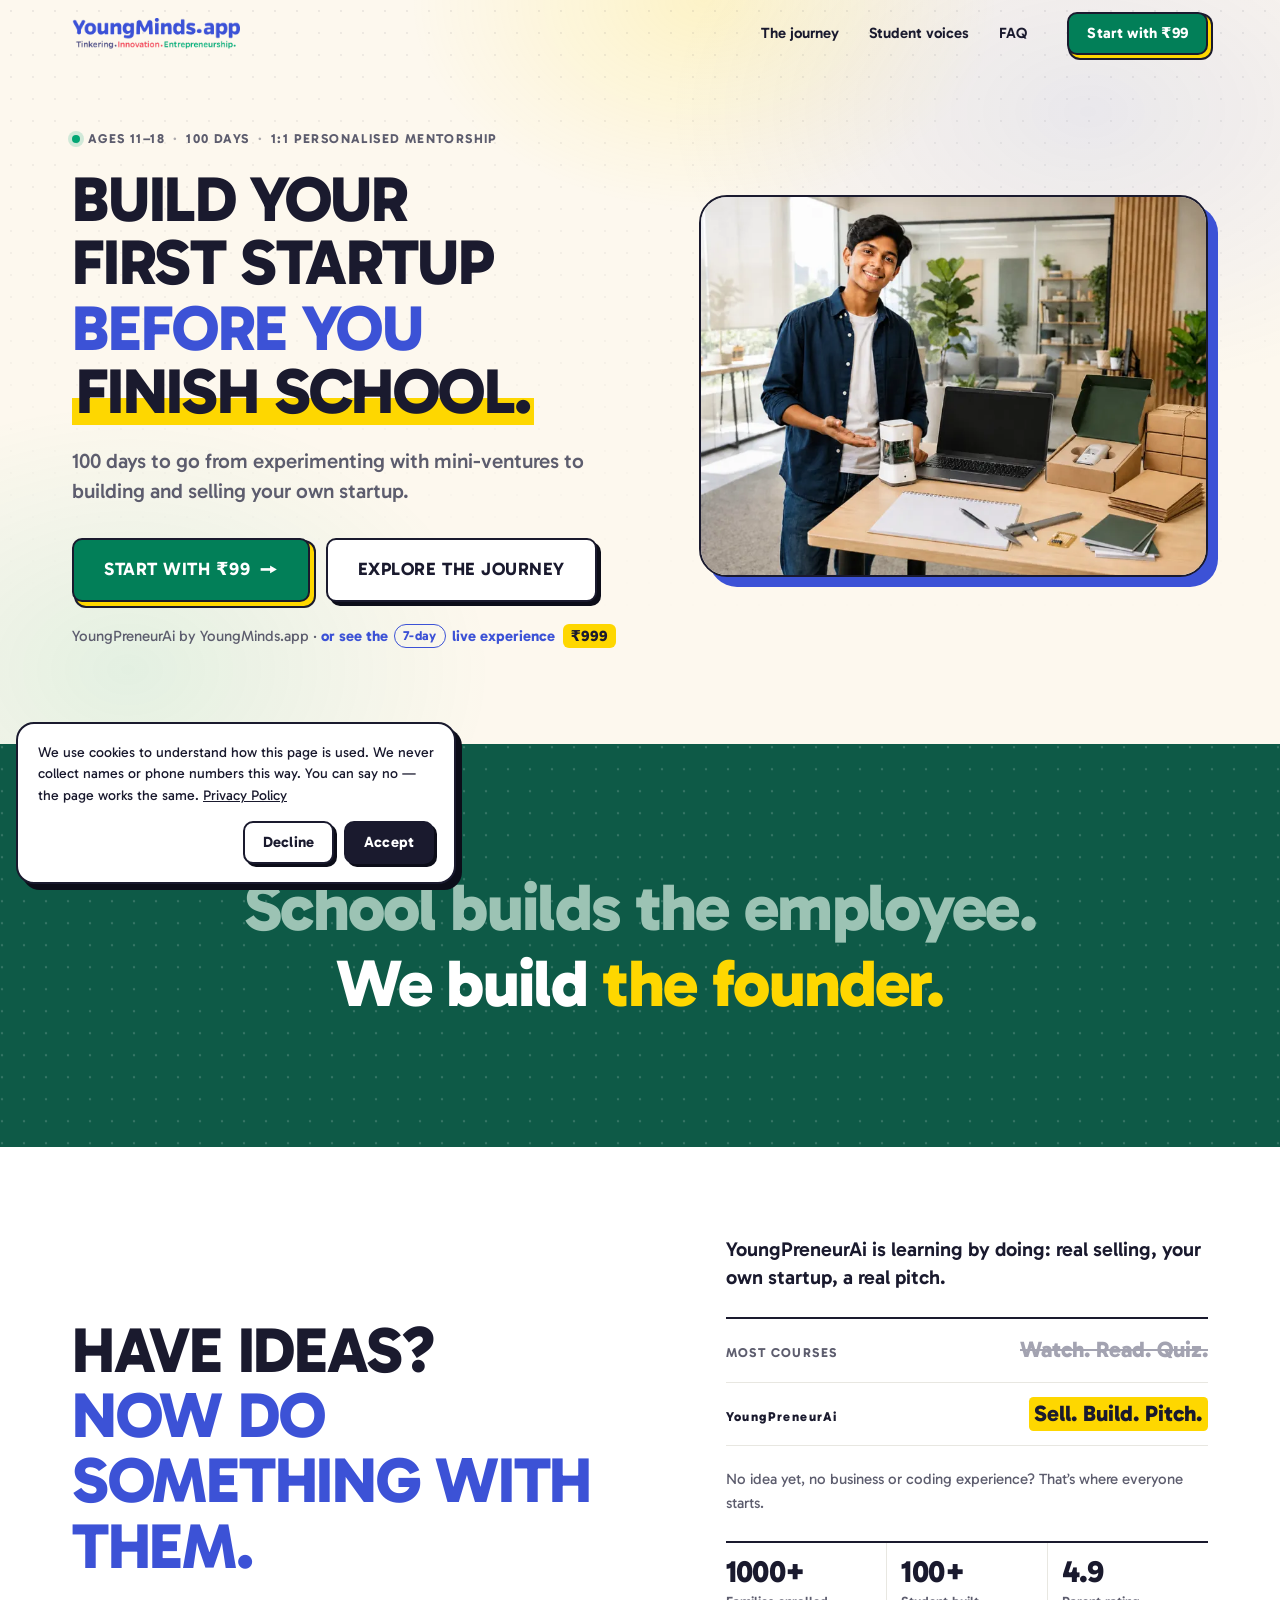
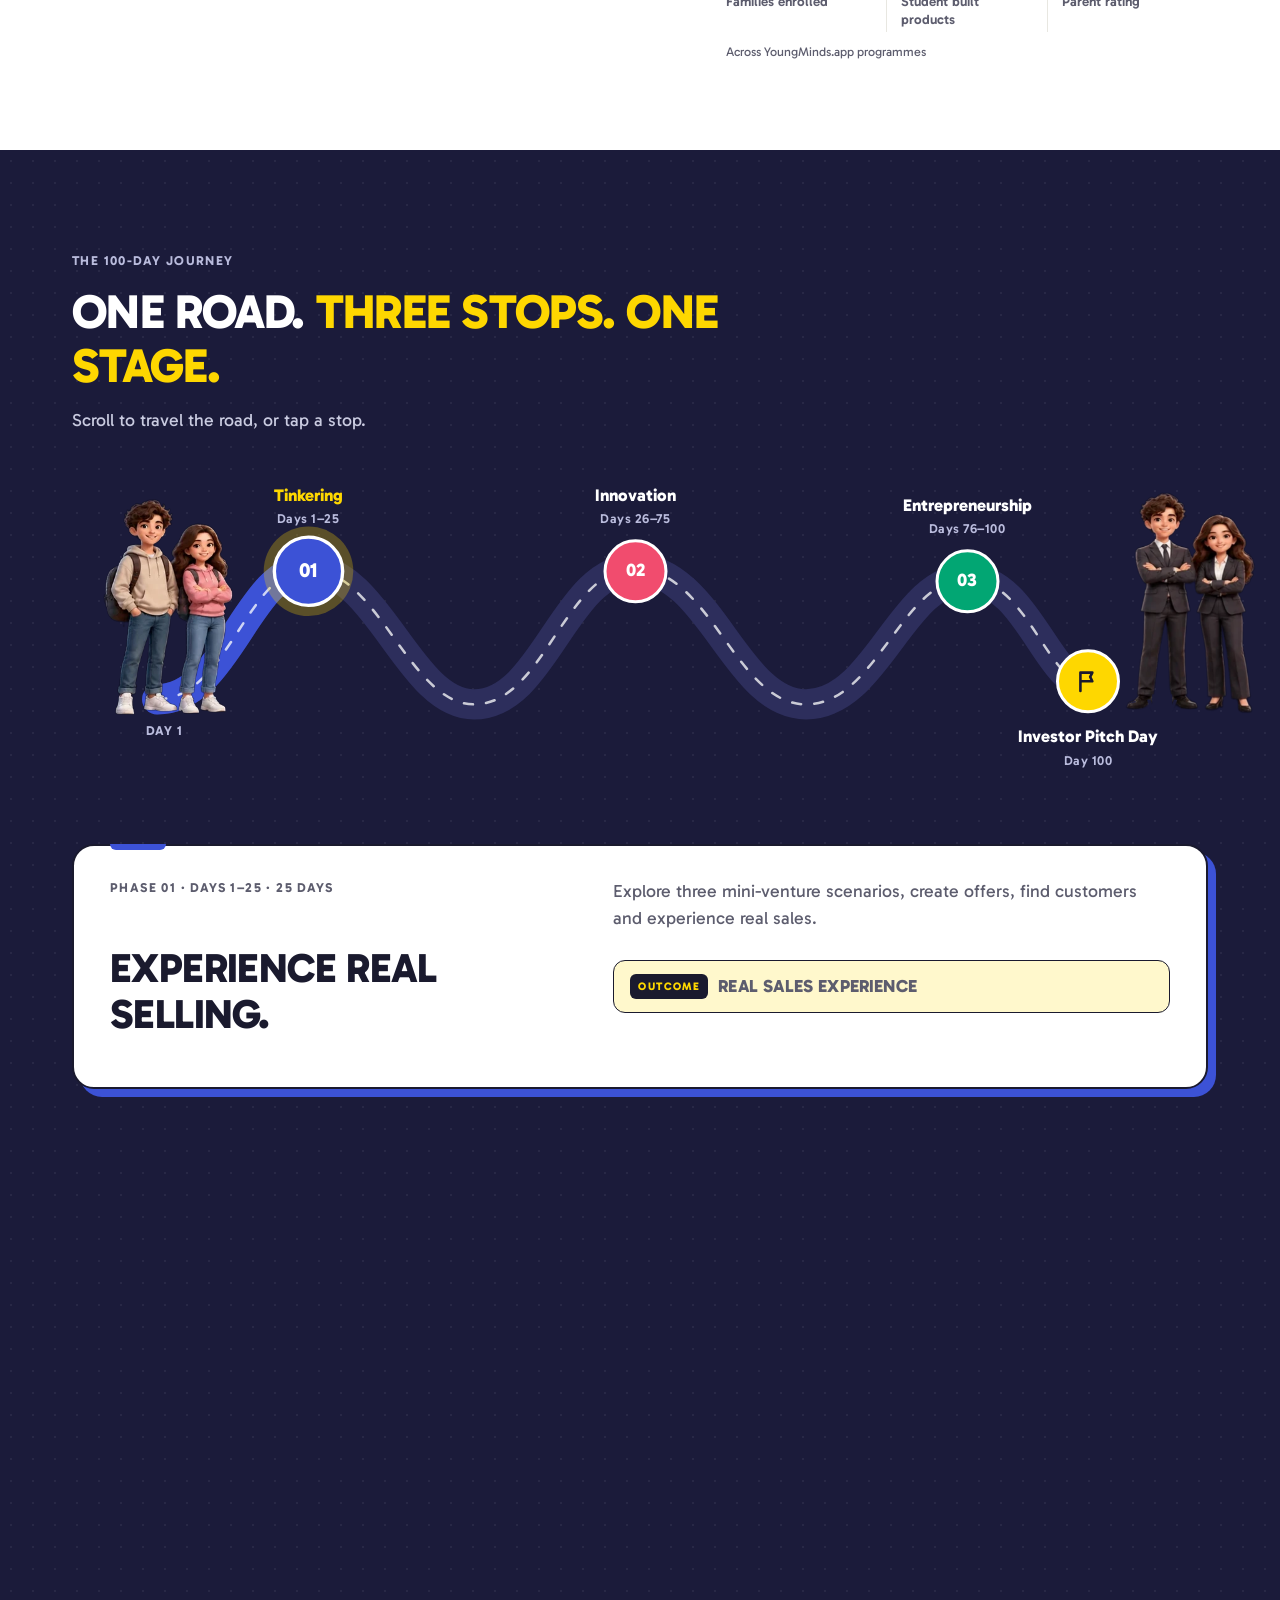
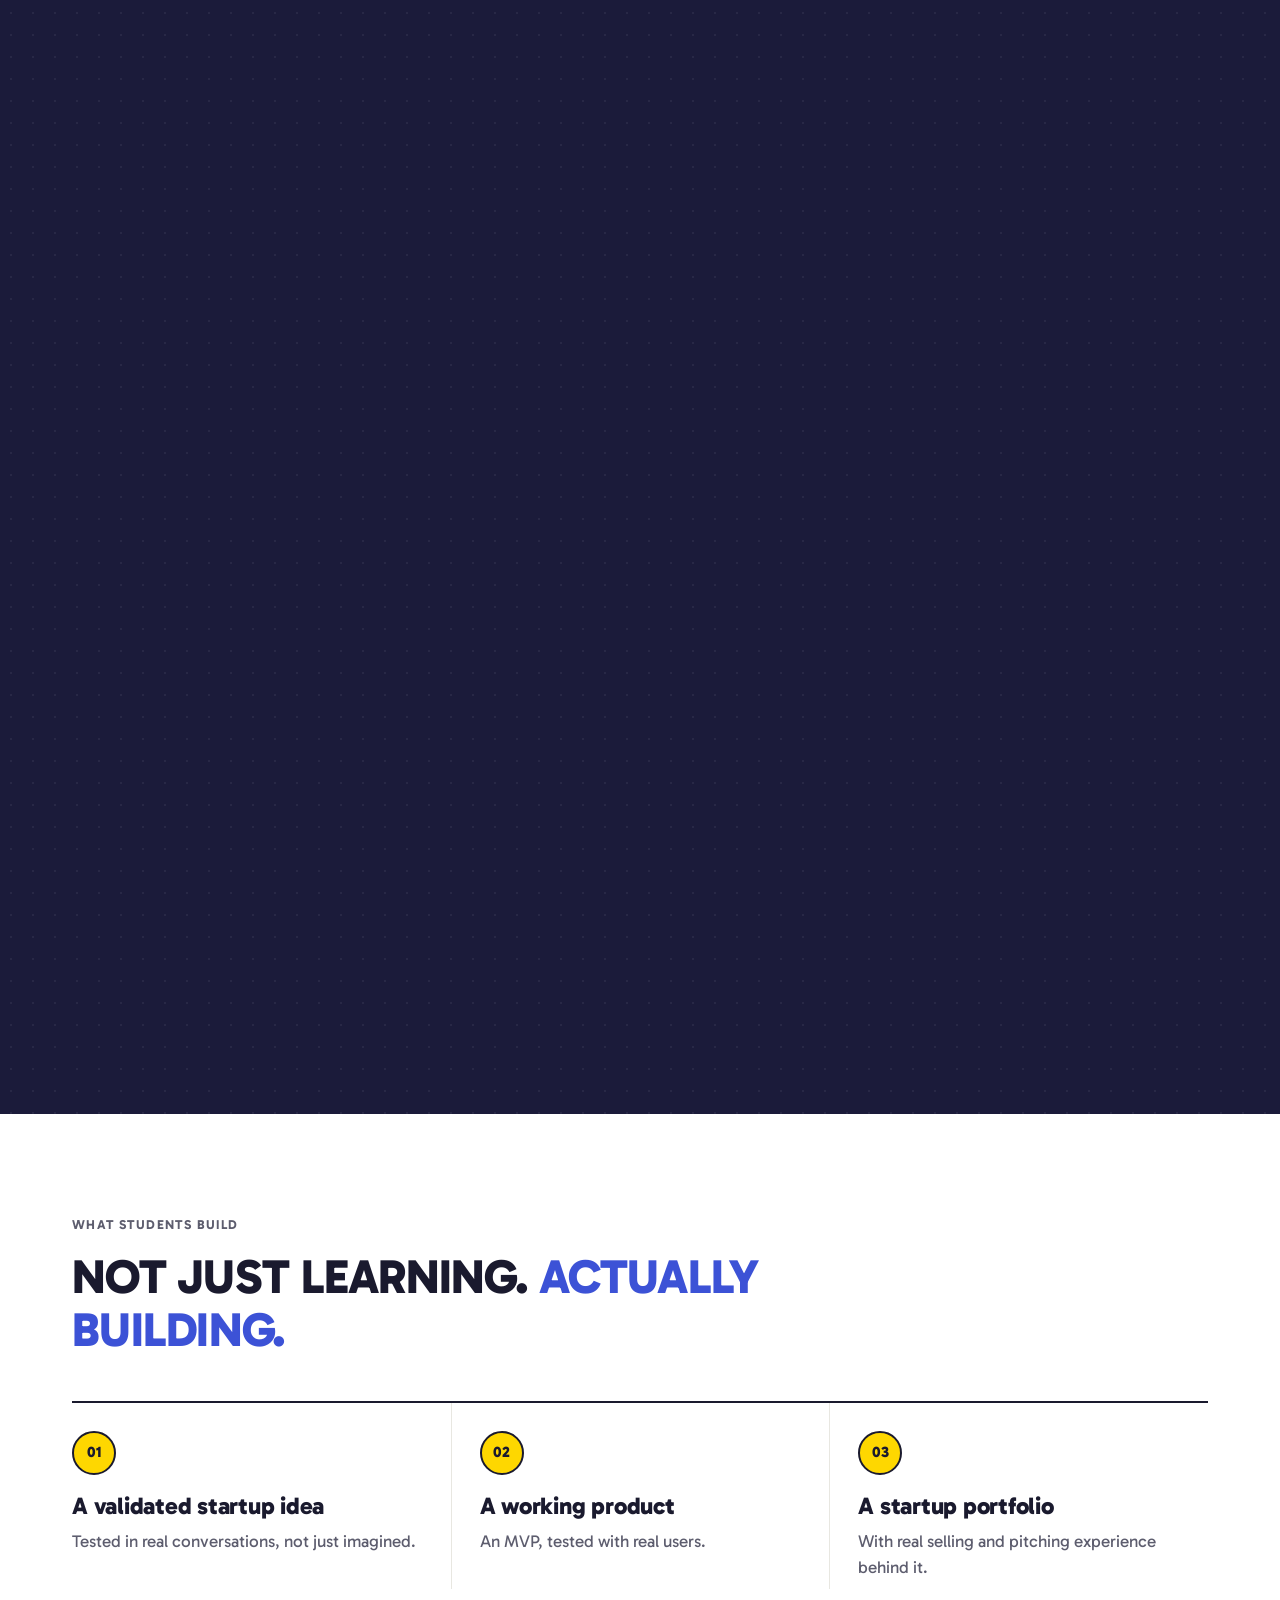
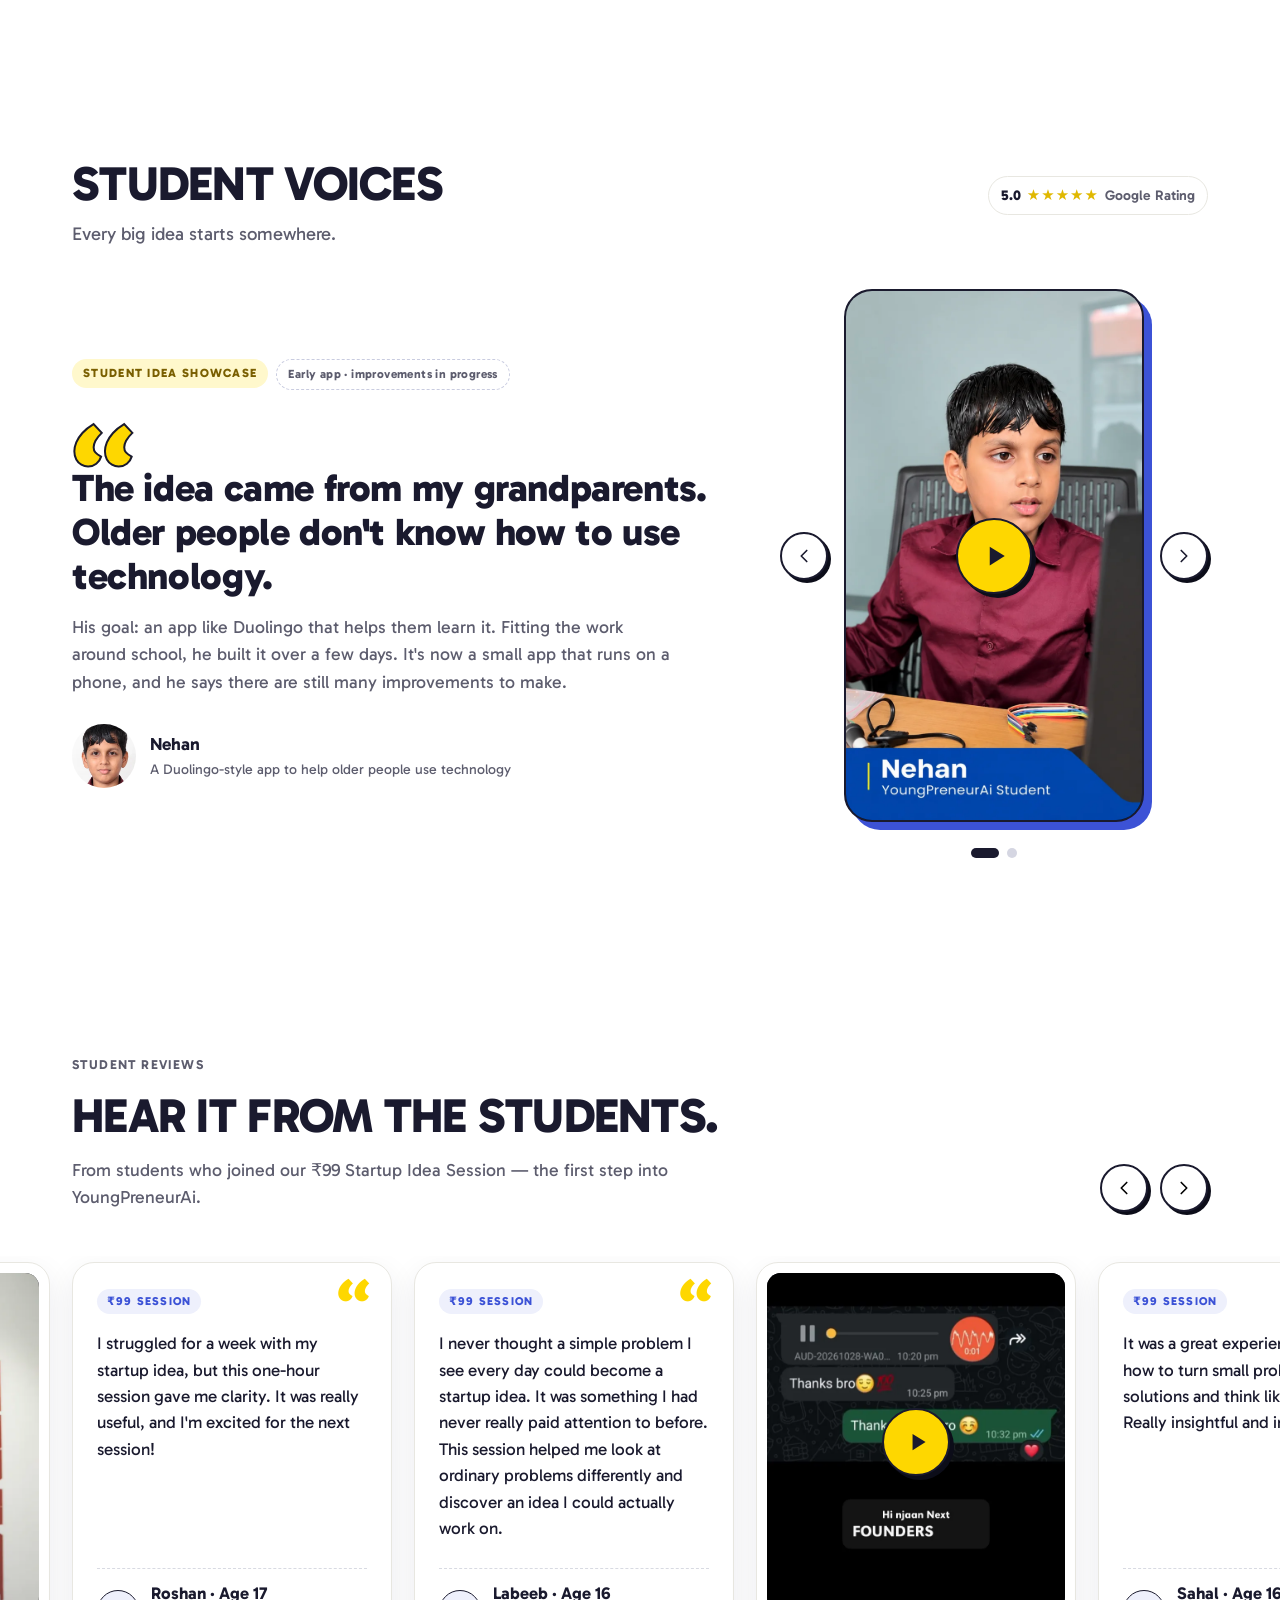
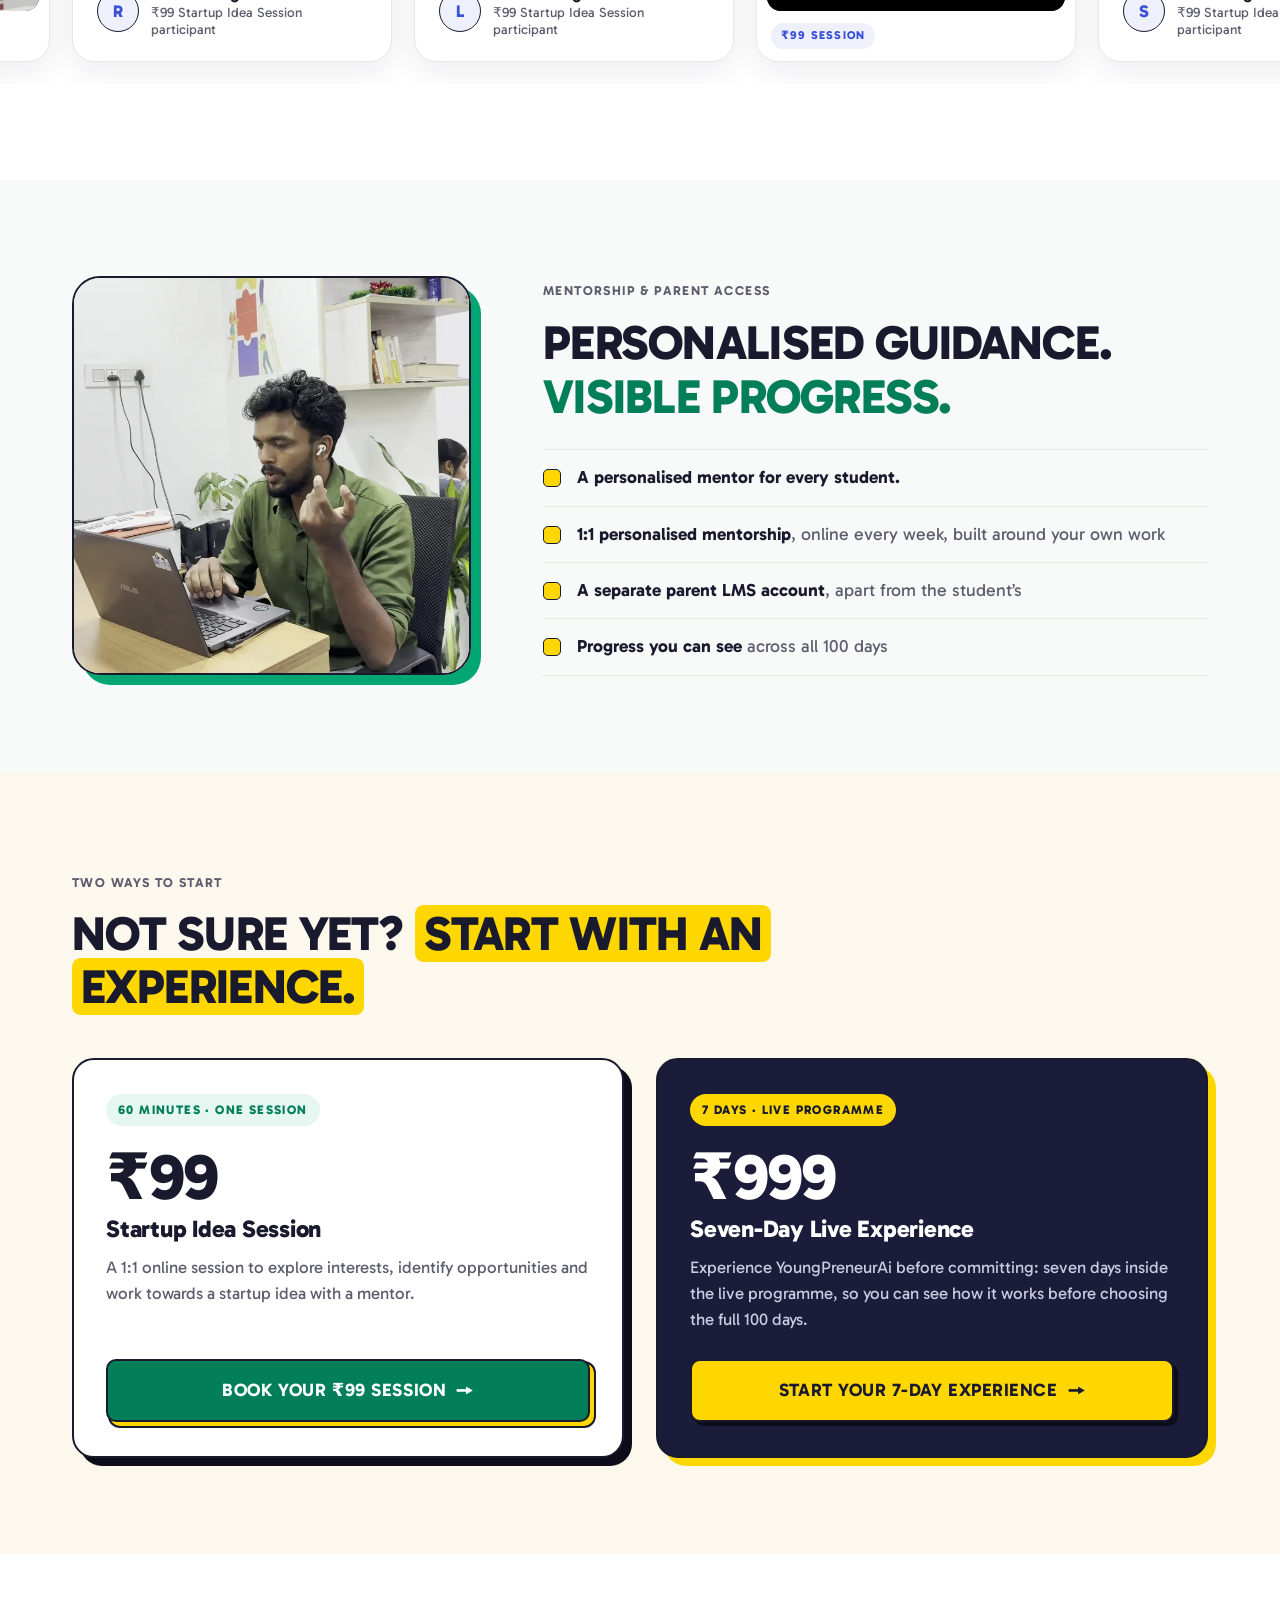
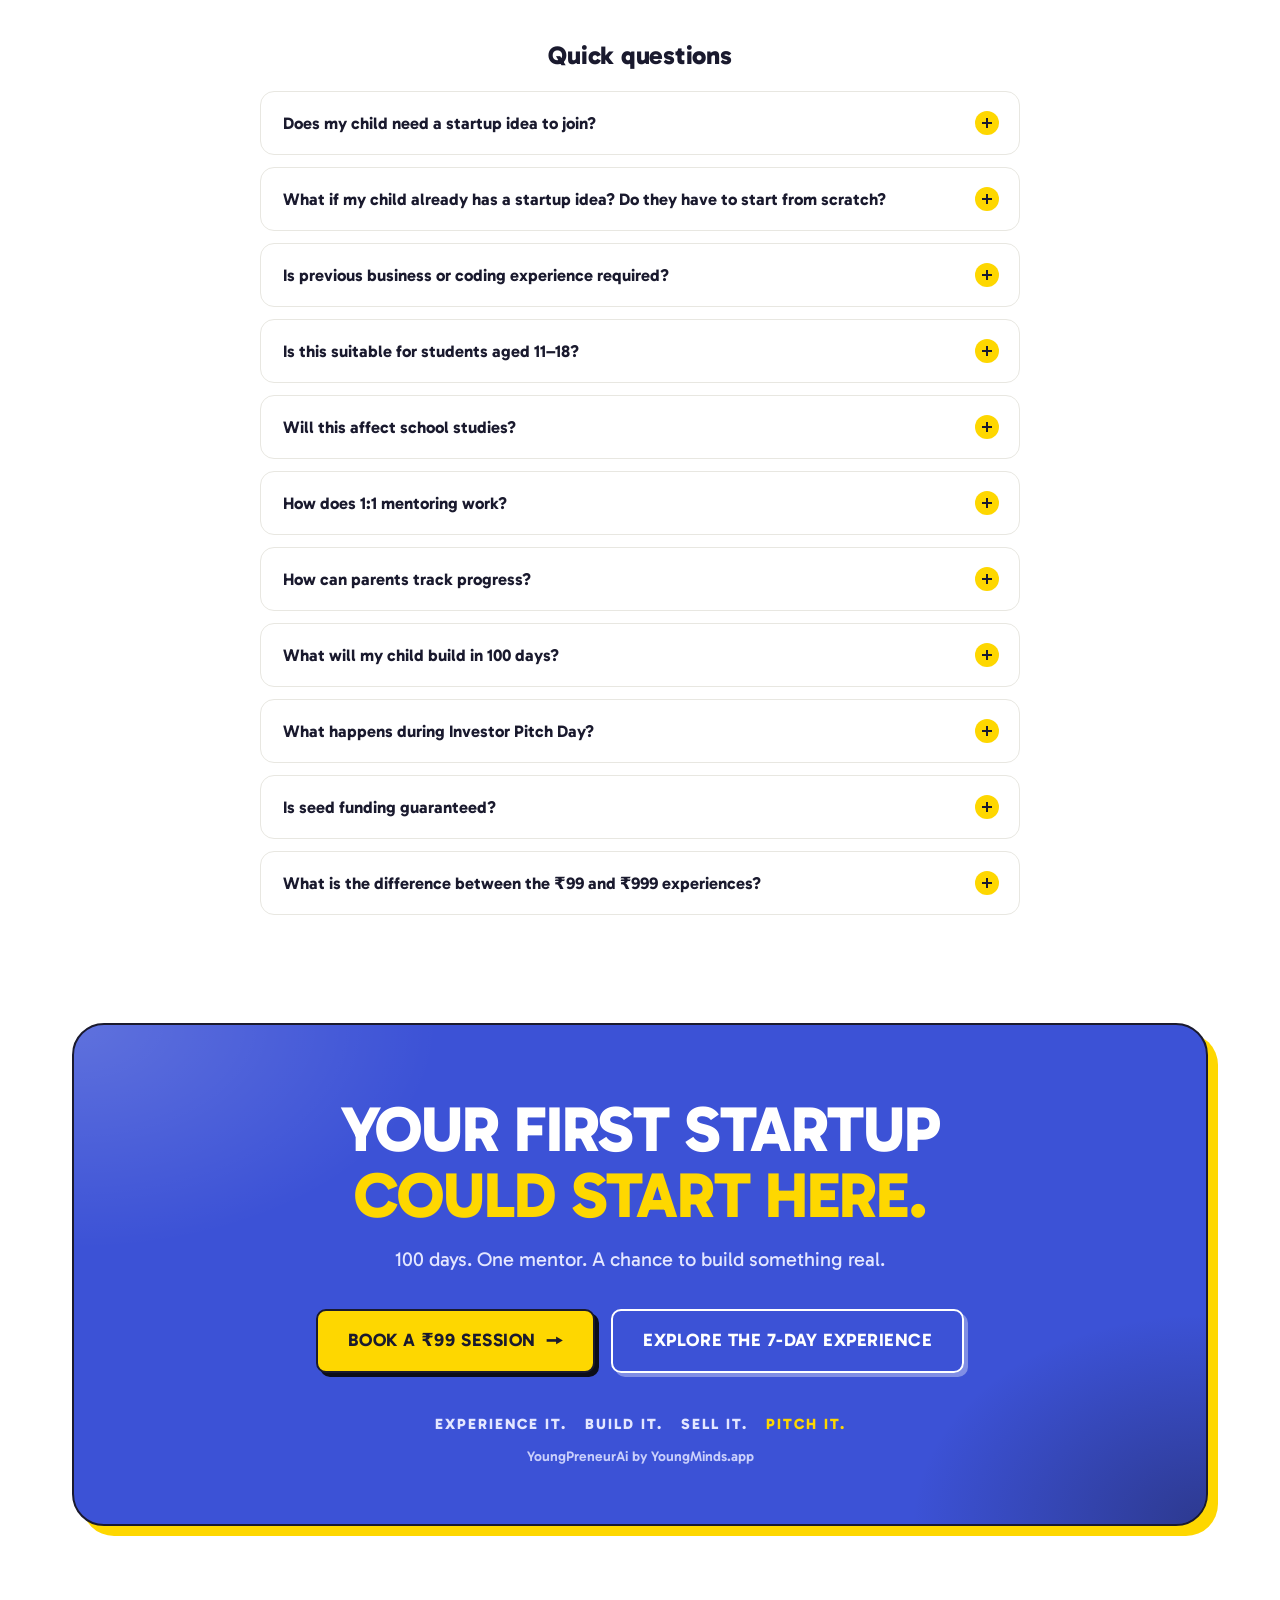
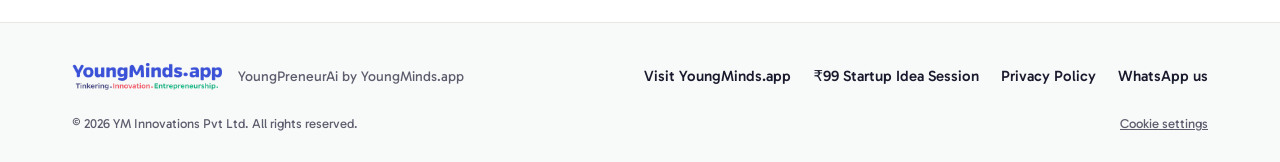
<file: youngpreneur-ai/index.html>
<!doctype html>
<html lang="en-IN">
<head>
  <meta charset="UTF-8" />
  <meta name="viewport" content="width=device-width, initial-scale=1, viewport-fit=cover" />
  <title>YoungPreneurAi | Build Your First Startup in 100 Days</title>
  <meta name="description" content="A 100-day innovation and entrepreneurship programme for students aged 11–18. Experience real sales, build your own startup and pitch your idea with personalised 1:1 mentoring." />
  <link rel="canonical" href="https://www.youngminds.app/youngpreneur-ai/" />
  <meta name="theme-color" content="#3C52D6" />

  <meta property="og:type" content="website" />
  <meta property="og:site_name" content="YoungMinds.app" />
  <meta property="og:url" content="https://www.youngminds.app/youngpreneur-ai/" />
  <meta property="og:title" content="YoungPreneurAi | Build Your First Startup Before You Finish School" />
  <meta property="og:description" content="100 days, ages 11–18, 1:1 mentoring: try mini-ventures, build your own startup, sell it and pitch it." />
  <meta property="og:image" content="https://www.youngminds.app/youngpreneur-ai/assets/og-youngpreneur-ai.png" />
  <meta property="og:image:width" content="1200" />
  <meta property="og:image:height" content="630" />
  <meta property="og:image:alt" content="YoungPreneurAi by YoungMinds.app — Build your first startup before you finish school." />
  <meta name="twitter:card" content="summary_large_image" />

  <link rel="icon" type="image/png" href="assets/fav.png" />
  <link rel="preconnect" href="https://fonts.googleapis.com" />
  <link rel="preconnect" href="https://fonts.gstatic.com" crossorigin />
  <link rel="stylesheet" href="https://fonts.googleapis.com/css2?family=Gabarito:wght@400;500;600;700;800&display=swap" />
  <link rel="stylesheet" href="styles.css" />
  <script>document.documentElement.classList.add('js');</script>

  <script type="application/ld+json">
  {
    "@context": "https://schema.org",
    "@type": "Course",
    "name": "YoungPreneurAi",
    "description": "A 100-day online innovation and entrepreneurship programme with personalised 1:1 mentoring for students aged 11–18: mini-ventures, their own startup and MVP, real selling and an investor pitch.",
    "url": "https://www.youngminds.app/youngpreneur-ai/",
    "audience": { "@type": "PeopleAudience", "suggestedMinAge": 11, "suggestedMaxAge": 18 },
    "provider": { "@type": "Organization", "name": "YoungMinds.app", "legalName": "YM Innovations Pvt Ltd", "url": "https://www.youngminds.app/", "logo": "https://www.youngminds.app/images/logo.png" },
    "hasCourseInstance": { "@type": "CourseInstance", "courseMode": "online" }
  }
  </script>
</head>

<body>
  <a class="skip-link" href="#main">Skip to content</a>

  <header class="site-header" id="top">
    <div class="container header-inner">
      <a href="https://www.youngminds.app/" class="header-logo" aria-label="YoungMinds.app home">
        <img src="assets/youngminds-logo.png" alt="YoungMinds.app" width="454" height="82" />
      </a>
      <nav class="header-nav" aria-label="Page sections">
        <a href="#journey">The journey</a>
        <a href="#voices">Student voices</a>
        <a href="#faq">FAQ</a>
      </nav>
      <a class="btn btn-primary btn-sm" href="https://forms.gle/kXyv9iSWpZmeNMRKA" data-offer="99_session" data-cta="header">Start with ₹99</a>
    </div>
  </header>

  <main id="main">

    <!-- ============ 01 HERO ============ -->
    <section class="hero" aria-labelledby="hero-title">
      <div class="hero-bg" aria-hidden="true"></div>
      <div class="container hero-grid">
        <div class="hero-text">
          <p class="eyebrow hero-eyebrow"><span class="dot" aria-hidden="true"></span><span>Ages 11–18</span> <i>·</i> <span>100 days</span> <i>·</i> <span>1:1 personalised mentorship</span></p>
          <h1 id="hero-title"><span class="h1-a">Build your first startup</span> <span class="h1-b">before you <span class="h1-hl">finish school.</span></span></h1>
          <p class="hero-sub">100 days to go from experimenting with mini-ventures to building and selling your own startup.</p>
        </div>
        <div class="hero-cta">
          <a class="btn btn-primary btn-lg hero-primary" href="https://forms.gle/kXyv9iSWpZmeNMRKA" data-offer="99_session" data-cta="hero">Start with ₹99 <span class="arrow" aria-hidden="true">→</span></a>
          <a class="btn btn-lg hero-secondary" href="#journey" data-hero="explore_journey">Explore the journey</a>
        </div>

        <!-- HERO VISUAL — TEMPORARY HERO ASSET (config.heroImage): AI-generated illustrative image of a young founder
             presenting their startup (the outcome of the 100 days). Not a real student, so no name is shown.
             When config.explainerVideo.src is set, app.js replaces this image with the programme explainer player
             (click to play, controls, no autoplay, no loop). No HTML change is needed for that swap. -->
        <figure class="hero-video" id="hero-video" data-state="image">
          <div class="hv-image">
            <img src="assets/hero/hero-founder-1200.webp"
                 srcset="assets/hero/hero-founder-800.webp 800w, assets/hero/hero-founder-1200.webp 1200w"
                 sizes="(max-width: 920px) 92vw, 560px" width="1200" height="900" fetchpriority="high" decoding="async"
                 alt="Illustrative image: a confident teenage founder presenting the working prototype, packaging and order boxes of the startup they built" />
          </div>
        </figure>

        <p class="hero-note">YoungPreneurAi by YoungMinds.app · <a class="trial-link" href="#experiences" data-hero="see_7_day" aria-label="Or see the 7-day live experience, ₹999">or see the <span class="tl-days">7-day</span> live experience <span class="tl-price">₹999</span></a></p>
      </div>
    </section>

    <!-- ============ 01b BRAND STATEMENT ============ -->
    <section class="statement" aria-label="What we believe">
      <div class="container">
        <p class="st-1">School builds the employee.</p>
        <p class="st-2">We build <span>the founder.</span></p>
      </div>
    </section>

    <!-- ============ 02 POSITIONING ============ -->
    <section class="section position" aria-labelledby="position-title">
      <div class="container position-grid">
        <h2 id="position-title">Have ideas?<br /><span>Now do something with them.</span></h2>
        <div class="position-copy">
          <p>YoungPreneurAi is learning by doing: real selling, your own startup, a real pitch.</p>
          <dl class="versus">
            <div><dt>Most courses</dt><dd>Watch. Read. Quiz.</dd></div>
            <div class="win"><dt>YoungPreneurAi</dt><dd>Sell. Build. Pitch.</dd></div>
          </dl>
          <p class="small">No idea yet, no business or coding experience? That’s where everyone starts.</p>
          <!-- YoungMinds.app-wide figures (confirmed as verified by YoungMinds, 17 Nov 2026; same figures as the homepage) -->
          <ul class="proof-row" aria-label="YoungMinds.app in numbers">
            <li><b>1000+</b><span>Families enrolled</span></li>
            <li><b>100+</b><span>Student built products</span></li>
            <li><b>4.9</b><span>Parent rating</span></li>
          </ul>
          <p class="proof-src">Across YoungMinds.app programmes</p>
        </div>
      </div>
    </section>

    <!-- ============ 03 INTERACTIVE 100-DAY JOURNEY ============ -->
    <section class="section journey" id="journey" aria-labelledby="journey-title">
      <div class="container">
        <header class="section-head">
          <p class="eyebrow eyebrow-light">The 100-day journey</p>
          <h2 id="journey-title">One road. <span>Three stops. One stage.</span></h2>
          <p>Scroll to travel the road, or tap a stop.</p>
        </header>

        <div class="jmap" id="jmap">
          <!-- Desktop road (decorative; the stops below carry all content) -->
          <svg class="road" viewBox="0 0 1000 300" aria-hidden="true" focusable="false" preserveAspectRatio="none">
            <path class="road-base" d="M20 220 C90 220 110 90 170 90 C240 90 270 225 335 225 C405 225 425 90 495 90 C570 90 595 225 665 225 C735 225 760 100 825 100 C885 100 905 205 945 205" />
            <path class="road-fill" d="M20 220 C90 220 110 90 170 90 C240 90 270 225 335 225 C405 225 425 90 495 90 C570 90 595 225 665 225 C735 225 760 100 825 100 C885 100 905 205 945 205" pathLength="1000" />
            <path class="road-lane" d="M20 220 C90 220 110 90 170 90 C240 90 270 225 335 225 C405 225 425 90 495 90 C570 90 595 225 665 225 C735 225 760 100 825 100 C885 100 905 205 945 205" />
          </svg>
          <p class="road-start" aria-hidden="true">Day 1</p>
          <!-- Student → founder characters (decorative scene; pointer-events off so they never block the road or stops) -->
          <img class="jchar jchar-start" src="assets/journey/journey-students.webp" width="208" height="346" loading="lazy" decoding="async" alt="Two school students, a boy and a girl, at the start of the journey" />

          <ol class="stops">
            <li class="stop" data-phase="tinkering" style="--vx:170;--vy:90;--c:var(--blue)">
              <button type="button" class="stop-btn" aria-expanded="true" aria-controls="stop-1">
                <span class="node" aria-hidden="true">01</span>
                <span class="stop-label"><b>Tinkering</b><small>Days 1–25</small></span>
              </button>
              <div class="stop-panel" id="stop-1" role="region" aria-label="Phase 1: Tinkering">
                <p class="sp-meta">Phase 01 · Days 1–25 · 25 days</p>
                <h3>Experience real selling.</h3>
                <p>Explore three mini-venture scenarios, create offers, find customers and experience real sales.</p>
                <p class="sp-outcome"><span>Outcome</span>Real sales experience</p>
              </div>
            </li>
            <li class="stop" data-phase="innovation" style="--vx:495;--vy:90;--c:var(--coral)">
              <button type="button" class="stop-btn" aria-expanded="false" aria-controls="stop-2">
                <span class="node" aria-hidden="true">02</span>
                <span class="stop-label"><b>Innovation</b><small>Days 26–75</small></span>
              </button>
              <div class="stop-panel" id="stop-2" role="region" aria-label="Phase 2: Innovation">
                <p class="sp-meta">Phase 02 · Days 26–75 · 50 days</p>
                <h3>Build your own startup.</h3>
                <p>Identify a problem, develop your product, discover its selling point and experiment with different offerings and ways to reach customers.</p>
                <p class="sp-outcome"><span>Outcome</span>Your own startup</p>
              </div>
            </li>
            <li class="stop" data-phase="entrepreneurship" style="--vx:825;--vy:100;--c:var(--green)">
              <button type="button" class="stop-btn" aria-expanded="false" aria-controls="stop-3">
                <span class="node" aria-hidden="true">03</span>
                <span class="stop-label"><b>Entrepreneurship</b><small>Days 76–100</small></span>
              </button>
              <div class="stop-panel" id="stop-3" role="region" aria-label="Phase 3: Entrepreneurship">
                <p class="sp-meta">Phase 03 · Days 76–100 · 25 days</p>
                <h3>Take it to the market.</h3>
                <p>Experience selling, refine your business and prepare your investor pitch.</p>
                <p class="sp-outcome"><span>Outcome</span>Selling experience + investor pitch</p>
              </div>
            </li>
            <li class="stop stop-final" data-phase="investor_pitch_day" style="--vx:945;--vy:205;--c:var(--yellow)">
              <button type="button" class="stop-btn" aria-expanded="false" aria-controls="stop-4">
                <span class="node" aria-hidden="true"><svg viewBox="0 0 24 24"><path d="M5 21V4M5 4h11l-2 4 2 4H5"/></svg></span>
                <span class="stop-label"><b>Investor Pitch Day</b><small>Day 100</small></span>
              </button>
              <div class="stop-panel" id="stop-4" role="region" aria-label="Final destination: Investor Pitch Day">
                <p class="sp-meta">Final destination · Day 100</p>
                <h3>Pitch your startup.</h3>
                <p>Present the problem, your product, your customers and your plan to an evaluation panel.</p>
                <p class="sp-outcome sp-fund"><span>Up to ₹1 lakh</span>Seed funding opportunity</p>
                <p class="sp-fine">Funding is awarded based on evaluation. It is not guaranteed.</p>
              </div>
            </li>
          </ol>
          <img class="jchar jchar-end" src="assets/journey/journey-founders.webp" width="207" height="354" loading="lazy" decoding="async" alt="The same two students as young founders in formal outfits, ready for Investor Pitch Day" />
        </div>
        <div class="jmap-runway" aria-hidden="true"></div>
      </div>
    </section>

    <!-- ============ 04 WHAT STUDENTS BUILD ============ -->
    <section class="section build" aria-labelledby="build-title">
      <div class="container">
        <header class="section-head">
          <p class="eyebrow">What students build</p>
          <h2 id="build-title">Not just learning. <span class="hl-blue">Actually building.</span></h2>
        </header>
        <ol class="builds">
          <li><span class="b-num">01</span><h3>A validated startup idea</h3><p>Tested in real conversations, not just imagined.</p></li>
          <li><span class="b-num">02</span><h3>A working product</h3><p>An MVP, tested with real users.</p></li>
          <li><span class="b-num">03</span><h3>A startup portfolio</h3><p>With real selling and pitching experience behind it.</p></li>
        </ol>
        <!-- Real student work from config.studentWork (with permission) -->
        <div class="work" id="work" hidden></div>
      </div>
    </section>

    <!-- ============ 05 STUDENT VOICES (written review + video, one student per slide; content in config.studentVoices) ============ -->
    <section class="section voices" id="voices" aria-labelledby="voices-title" hidden>
      <div class="container">
        <header class="voices-head">
          <div>
            <h2 id="voices-title">Student voices</h2>
            <p class="voices-sub">Every big idea starts somewhere.</p>
          </div>
          <!-- Google star rating of the YoungMinds.app Business Profile (config.googleRating; verify before publishing). Moves to the reviews heading if Student Voices is hidden. -->
          <p class="g-rating" id="g-rating" hidden></p>
        </header>
        <div class="voices-stage" id="voices-stage" role="region" aria-roledescription="carousel" aria-label="Student voices">
          <div class="v-copy" id="v-copy" aria-live="polite"></div>
          <div class="v-side">
          <div class="v-media-wrap">
            <button type="button" class="v-arrow v-prev" data-dir="-1" aria-label="Previous student"><svg viewBox="0 0 24 24" aria-hidden="true"><path d="M15 6l-6 6 6 6"/></svg></button>
            <div class="v-media" id="v-media"></div>
            <button type="button" class="v-arrow v-next" data-dir="1" aria-label="Next student"><svg viewBox="0 0 24 24" aria-hidden="true"><path d="M9 6l6 6-6 6"/></svg></button>
          </div>
          <div class="v-dots" id="v-dots" role="group" aria-label="Choose a student"></div>
          </div>
        </div>
      </div>
    </section>

    <!-- ============ 05b REVIEWS (restored from 225ac9a, unchanged) ============ -->
    <section class="section reviews" id="reviews" aria-labelledby="reviews-title">
      <div class="container">
        <header class="section-head reviews-head">
          <div>
            <p class="eyebrow">Student reviews</p>
            <h2 id="reviews-title">Hear it from the students.</h2>
            <p class="reviews-note" id="reviews-note">From students who joined our ₹99 Startup Idea Session — the first step into YoungPreneurAi.</p>
          </div>
          <div class="slider-ctrls" aria-hidden="true">
            <button type="button" class="ctrl" data-dir="-1" tabindex="-1"><svg viewBox="0 0 24 24"><path d="M15 6l-6 6 6 6"/></svg></button>
            <button type="button" class="ctrl" data-dir="1" tabindex="-1"><svg viewBox="0 0 24 24"><path d="M9 6l6 6-6 6"/></svg></button>
          </div>
        </header>
      </div>
      <div class="slider" id="slider" tabindex="0" role="region" aria-label="Student reviews, scroll sideways">
        <ul class="slider-track" id="slider-track"></ul>
      </div>
    </section>

    <!-- ============ 06 MENTORSHIP & PARENT ACCESS ============ -->
    <section class="section guide" aria-labelledby="guide-title">
      <div class="container guide-grid">
        <figure class="guide-photo">
          <img src="assets/mentor-live-session.webp" width="720" height="1280" loading="lazy" decoding="async"
               alt="A YoungMinds mentor guiding a student in a live 1:1 online session" />
        </figure>
        <div>
          <p class="eyebrow">Mentorship &amp; parent access</p>
          <h2 id="guide-title">Personalised guidance. <span class="hl-green">Visible progress.</span></h2>
          <ul class="guide-list">
            <li><b>A personalised mentor for every student.</b></li>
            <li><b>1:1 personalised mentorship</b>, online every week, built around your own work</li>
            <li><b>A separate parent LMS account</b>, apart from the student’s</li>
            <li><b>Progress you can see</b> across all 100 days</li>
          </ul>
        </div>
      </div>
    </section>

    <!-- ============ 07 EXPERIENCE OPTIONS ============ -->
    <section class="section experiences" id="experiences" aria-labelledby="exp-title">
      <div class="container">
        <header class="section-head">
          <p class="eyebrow">Two ways to start</p>
          <h2 id="exp-title">Not sure yet? <mark>Start with an experience.</mark></h2>
        </header>
        <div class="offers">
          <article class="offer offer-99" aria-labelledby="o99">
            <p class="offer-tag">60 minutes · one session</p>
            <h3 id="o99"><span class="offer-price">₹99</span>Startup Idea Session</h3>
            <p class="offer-desc">A 1:1 online session to explore interests, identify opportunities and work towards a startup idea with a mentor.</p>
            <a class="btn btn-primary btn-lg btn-block" href="https://forms.gle/kXyv9iSWpZmeNMRKA" data-offer="99_session" data-cta="offers">Book your ₹99 session <span class="arrow" aria-hidden="true">→</span></a>
          </article>
          <article class="offer offer-999" aria-labelledby="o999">
            <p class="offer-tag">7 days · live programme</p>
            <h3 id="o999"><span class="offer-price">₹999</span>Seven-Day Live Experience</h3>
            <p class="offer-desc">Experience YoungPreneurAi before committing: seven days inside the live programme, so you can see how it works before choosing the full 100 days.</p>
            <a class="btn btn-yellow btn-lg btn-block" href="https://forms.gle/kXyv9iSWpZmeNMRKA" target="_blank" rel="noopener" data-offer="999_seven_day_experience" data-cta="offers" data-trial>Start your 7-day experience <span class="arrow" aria-hidden="true">→</span></a>
            <p class="offer-refund" data-refund hidden></p>
          </article>
        </div>
      </div>
    </section>

    <!-- ============ 08 FAQ (same component as /startup-idea-session/) ============ -->
    <section class="section faq-section" id="faq" aria-labelledby="faq-title">
      <div class="container">
        <div class="faq">
          <h2 id="faq-title" class="faq-title">Quick questions</h2>
          <details class="faq-item" data-faq="need_startup_idea"><summary>Does my child need a startup idea to join?</summary>
            <div class="faq-body"><p>No. The first 25 days are three mini-venture experiments, so ideas come from doing.</p></div></details>
          <details class="faq-item" data-faq="already_have_idea"><summary>What if my child already has a startup idea? Do they have to start from scratch?</summary>
            <div class="faq-body"><p>Not at all! If your child already has an idea, they can continue developing it through YoungPreneurAi. Their personalised mentor will help them explore the problem, validate the idea with real people, build an MVP and work towards selling it.</p><p>Your child’s existing idea can become the starting point of their 100-day journey.</p></div></details>
          <details class="faq-item" data-faq="experience_required"><summary>Is previous business or coding experience required?</summary>
            <div class="faq-body"><p>No. Students start from scratch, and the mentor helps choose a first product that fits their skills.</p></div></details>
          <details class="faq-item" data-faq="suitable_age"><summary>Is this suitable for students aged 11–18?</summary>
            <div class="faq-body"><p>Yes. It’s built for this age group, and because mentoring is 1:1, each student’s challenges match their age and progress.</p></div></details>
          <details class="faq-item" data-faq="school_studies"><summary>Will this affect school studies?</summary>
            <div class="faq-body"><p>It runs alongside school: one online 1:1 session a week plus tasks in between. Ask us how to plan around exam periods.</p></div></details>
          <details class="faq-item" data-faq="how_mentoring_works"><summary>How does 1:1 mentoring work?</summary>
            <div class="faq-body"><p>A personalised mentor for every student. Each week they meet online, review what the student tried, and set the next challenge.</p></div></details>
          <details class="faq-item" data-faq="parent_tracking"><summary>How can parents track progress?</summary>
            <div class="faq-body"><p>Through a separate parent account on the YoungMinds LMS that shows your child’s progress.</p></div></details>
          <details class="faq-item" data-faq="what_will_they_build"><summary>What will my child build in 100 days?</summary>
            <div class="faq-body"><p>A validated startup idea, a working MVP tested with real users, and a startup portfolio with real selling and pitching experience.</p></div></details>
          <details class="faq-item" data-faq="pitch_day"><summary>What happens during Investor Pitch Day?</summary>
            <div class="faq-body"><p>On Day 100, students present their startup to an evaluation panel: the problem, the product, their customers and their plan.</p></div></details>
          <details class="faq-item" data-faq="seed_fund_guaranteed"><summary>Is seed funding guaranteed?</summary>
            <div class="faq-body"><p>No. Up to ₹1 lakh is available as an opportunity, awarded based on the panel’s evaluation. ₹1 lakh is the maximum, not a standard amount.</p></div></details>
          <details class="faq-item" data-faq="99_vs_999"><summary>What is the difference between the ₹99 and ₹999 experiences?</summary>
            <div class="faq-body"><p><strong>₹99</strong> is a single 60-minute 1:1 session to find a startup direction. <strong>₹999</strong> is seven days inside the actual programme before you decide on the full 100 days.</p></div></details>
        </div>
      </div>
    </section>

    <!-- ============ 09 FINAL CTA ============ -->
    <section class="section final" aria-labelledby="final-title">
      <div class="container">
        <div class="final-panel">
          <div class="final-glow" aria-hidden="true"></div>
          <h2 id="final-title">Your first startup <span>could start here.</span></h2>
          <p class="final-sub">100 days. One mentor. A chance to build something real.</p>
          <div class="final-cta">
            <a class="btn btn-yellow btn-lg" href="https://forms.gle/kXyv9iSWpZmeNMRKA" data-offer="99_session" data-cta="final">Book a ₹99 session <span class="arrow" aria-hidden="true">→</span></a>
            <a class="btn btn-ghost btn-lg" href="https://forms.gle/kXyv9iSWpZmeNMRKA" target="_blank" rel="noopener" data-offer="999_seven_day_experience" data-cta="final" data-trial>Explore the 7-day experience</a>
          </div>
          <p class="final-motto" aria-label="Experience it. Build it. Sell it. Pitch it."><span>Experience it.</span> <span>Build it.</span> <span>Sell it.</span> <span>Pitch it.</span></p>
          <p class="final-brand">YoungPreneurAi by YoungMinds.app</p>
        </div>
      </div>
    </section>
  </main>

  <footer class="site-footer">
    <div class="container footer-inner">
      <div class="footer-brand">
        <a href="https://www.youngminds.app/" aria-label="YoungMinds.app home"><img src="assets/youngminds-logo.png" alt="YoungMinds.app" width="454" height="82" loading="lazy" /></a>
        <p>YoungPreneurAi by YoungMinds.app</p>
      </div>
      <nav class="footer-links" aria-label="Footer">
        <a href="https://www.youngminds.app/">Visit YoungMinds.app</a>
        <a href="/startup-idea-session/">₹99 Startup Idea Session</a>
        <a href="/privacy-policy/">Privacy Policy</a>
        <a href="https://wa.me/919496040431" data-wa="footer" target="_blank" rel="noopener">WhatsApp us</a>
      </nav>
    </div>
    <div class="container footer-bottom">
      <p>© <span id="year">2026</span> YM Innovations Pvt Ltd. All rights reserved.</p>
      <button type="button" class="link-btn" id="cookie-settings" hidden>Cookie settings</button>
    </div>
  </footer>

  <div class="sticky-cta" id="sticky-cta" aria-hidden="true">
    <a class="btn btn-primary btn-block" href="https://forms.gle/kXyv9iSWpZmeNMRKA" data-offer="99_session" data-cta="mobile_sticky" tabindex="-1">Start with ₹99 <span class="arrow" aria-hidden="true">→</span></a>
  </div>

  <div class="consent" id="consent" role="region" aria-label="Cookie consent" hidden>
    <p>We use cookies to understand how this page is used. We never collect names or phone numbers this way. You can say no — the page works the same. <a href="/privacy-policy/">Privacy Policy</a></p>
    <div class="consent-actions">
      <button type="button" class="btn btn-sm" data-consent="deny">Decline</button>
      <button type="button" class="btn btn-ink btn-sm" data-consent="grant">Accept</button>
    </div>
  </div>

  <script src="config.js"></script>
  <script src="app.js" defer></script>
  <script src="analytics.js" defer></script>
</body>
</html>
</file>
<file: startup-idea-session/styles.css>
/* =========================================================
   YoungMinds.app — Startup Idea Session landing page
   Brand tokens follow youngminds.app (Gabarito, blue, yellow,
   ink borders with offset shadows).
   ========================================================= */
:root {
  --blue: #3C52D6;
  --blue-soft: #eef0fc;
  --yellow: #FED700;
  --yellow-soft: #fff8cc;
  --green: #02A673;          /* brand "Entrepreneurship" green */
  --green-cta: #027f58;      /* darker for AA contrast with white text */
  --green-cta-hover: #016a49;
  --green-soft: #e6f6f0;
  --coral: #f14c6e;
  --coral-soft: #fdecef;
  --ink: #1a1a2e;
  --ink-2: #0c0d19;
  --navy: #1b1b3a;
  --gray: #5d5d6e;
  --line: #e8e7e1;
  --bg-soft: #f7faf8;
  --cream: #fdf8ee;
  --white: #fff;

  --radius-xl: 28px;
  --radius-lg: 22px;
  --radius-md: 14px;
  --shadow-soft: 0 10px 30px rgba(27, 27, 58, .08);
  --shadow-lift: 0 18px 44px rgba(27, 27, 58, .12);
  --header-h: 68px;
  --font: "Gabarito", system-ui, -apple-system, "Segoe UI", Roboto, sans-serif;
  interpolate-size: allow-keywords;
}

*, *::before, *::after { box-sizing: border-box; }
html { scroll-behavior: smooth; scroll-padding-top: calc(var(--header-h) + 12px); -webkit-text-size-adjust: 100%; }
body {
  margin: 0; font-family: var(--font); color: var(--ink); background: var(--white);
  line-height: 1.55; font-size: 17px; -webkit-font-smoothing: antialiased; overflow-x: hidden;
}
h1, h2, h3 { margin: 0; line-height: 1.12; letter-spacing: -.01em; }
p { margin: 0; }
a { color: inherit; }
img { max-width: 100%; height: auto; display: block; }
ul, ol { list-style: none; margin: 0; padding: 0; }
button { font: inherit; }
svg { width: 1em; height: 1em; fill: none; stroke: currentColor; stroke-width: 1.8; stroke-linecap: round; stroke-linejoin: round; flex: none; }
[hidden] { display: none !important; }

.container { width: 100%; max-width: 1200px; margin: 0 auto; padding: 0 32px; }
.skip-link { position: absolute; left: -999px; top: 8px; z-index: 100; background: var(--ink); color: #fff; padding: 10px 16px; border-radius: 8px; }
.skip-link:focus { left: 12px; }
:focus-visible { outline: 3px solid var(--blue); outline-offset: 3px; border-radius: 6px; }

mark {
  background: var(--yellow); color: var(--ink); padding: 0 .18em; border-radius: .18em;
  box-decoration-break: clone; -webkit-box-decoration-break: clone;
}
.hl-green { color: var(--green-cta); }

.eyebrow {
  display: inline-flex; align-items: center; gap: 8px;
  font-size: 13px; font-weight: 700; letter-spacing: 1.4px; text-transform: uppercase; color: var(--gray);
}
.eyebrow .dot { width: 8px; height: 8px; border-radius: 50%; background: var(--green); box-shadow: 0 0 0 4px rgba(2,166,115,.18); }

/* ---------- Buttons (site style: ink border + offset shadow) ---------- */
.btn {
  display: inline-flex; align-items: center; justify-content: center; gap: 10px;
  min-height: 48px; padding: 12px 26px; border-radius: 10px;
  font-family: var(--font); font-weight: 700; font-size: 16px; letter-spacing: .01em;
  text-decoration: none; cursor: pointer; border: 2px solid var(--ink);
  background: var(--white); color: var(--ink);
  box-shadow: 4px 4px 0 0 var(--ink-2);
  transition: transform .15s ease, box-shadow .15s ease, background-color .15s ease, color .15s ease;
  -webkit-tap-highlight-color: transparent;
}
.btn:hover { transform: translate(-2px, -2px); box-shadow: 6px 6px 0 0 var(--ink-2); }
.btn:active { transform: translate(2px, 2px); box-shadow: 1px 1px 0 0 var(--ink-2); }
.btn-primary { background: var(--green-cta); color: #fff; border-color: var(--ink); box-shadow: 4px 4px 0 0 var(--yellow), 4px 4px 0 2px var(--ink); }
.btn-primary:hover { background: var(--green-cta-hover); box-shadow: 6px 6px 0 0 var(--yellow), 6px 6px 0 2px var(--ink); }
.btn-primary:active { box-shadow: 1px 1px 0 0 var(--yellow), 1px 1px 0 2px var(--ink); }
.btn-ink { background: var(--ink); color: #fff; box-shadow: 3px 3px 0 0 var(--yellow); }
.btn-outline:hover { background: var(--blue-soft); }
.btn-lg { min-height: 58px; padding: 16px 30px; font-size: 18px; text-transform: uppercase; letter-spacing: .03em; }
.btn-sm { min-height: 42px; padding: 8px 18px; font-size: 15px; box-shadow: 3px 3px 0 0 var(--ink-2); }
.btn-primary.btn-sm { box-shadow: 3px 3px 0 0 var(--yellow), 3px 3px 0 2px var(--ink); }
.btn-block { width: 100%; }
.btn .arrow { transition: transform .2s ease; display: inline-block; }
.btn:hover .arrow { transform: translateX(4px); }
.btn[disabled] { opacity: .6; pointer-events: none; }
.link-btn { background: none; border: 0; padding: 0; color: inherit; text-decoration: underline; cursor: pointer; font-size: inherit; }

/* ---------- Header ---------- */
.site-header {
  position: sticky; top: 0; z-index: 40; height: var(--header-h);
  background: rgba(255,255,255,0); border-bottom: 1px solid transparent;
  transition: background-color .25s ease, border-color .25s ease, box-shadow .25s ease;
}
.site-header.scrolled {
  background: rgba(255,255,255,.9); -webkit-backdrop-filter: blur(10px); backdrop-filter: blur(10px);
  border-bottom-color: var(--line); box-shadow: 0 4px 20px rgba(27,27,58,.05);
}
.header-inner { height: 100%; display: flex; align-items: center; justify-content: space-between; gap: 16px; }
.header-logo img { width: 168px; height: auto; }

/* ---------- Hero ---------- */
.hero { position: relative; padding: 40px 0 96px; margin-top: calc(var(--header-h) * -1); padding-top: calc(var(--header-h) + 48px); overflow: hidden; }
.hero-bg {
  position: absolute; inset: 0; z-index: -1;
  background:
    radial-gradient(600px 400px at 85% 15%, rgba(60,82,214,.10), transparent 70%),
    radial-gradient(520px 380px at 10% 90%, rgba(2,166,115,.10), transparent 70%),
    radial-gradient(420px 300px at 55% 0%, rgba(254,215,0,.16), transparent 70%),
    var(--cream);
}
.hero-bg::after {
  content: ""; position: absolute; inset: 0;
  background-image: radial-gradient(rgba(26,26,46,.07) 1px, transparent 1px);
  background-size: 22px 22px;
  mask-image: linear-gradient(180deg, #000 0%, transparent 85%);
  -webkit-mask-image: linear-gradient(180deg, #000 0%, transparent 85%);
}
.hero-grid { display: grid; grid-template-columns: 1.08fr .92fr; gap: 56px; align-items: center; }
.hero-copy .eyebrow { margin-bottom: 18px; }
.hero h1 {
  font-size: clamp(2.5rem, 5.4vw, 4.4rem); font-weight: 800; text-transform: uppercase;
  letter-spacing: -.02em; line-height: 1.02;
}
.hero-sub { margin-top: 18px; font-size: clamp(1.25rem, 2.2vw, 1.6rem); font-weight: 700; color: var(--blue); line-height: 1.25; }
.hero-desc { margin-top: 16px; color: var(--gray); font-size: 1.08rem; max-width: 33em; }

.badges { display: flex; flex-wrap: wrap; gap: 10px; margin-top: 26px; }
.badge {
  display: inline-flex; align-items: center; gap: 8px; padding: 9px 14px;
  background: var(--white); border: 1.5px solid var(--ink); border-radius: 999px;
  font-weight: 600; font-size: 15px; box-shadow: 2px 2px 0 0 var(--ink-2);
}
.badge svg { font-size: 18px; color: var(--green-cta); }

.hero-cta { display: flex; align-items: center; gap: 22px; flex-wrap: wrap; margin-top: 30px; }
.price { display: flex; flex-direction: column; line-height: 1; }
.price-label { font-size: 14px; font-weight: 700; text-transform: uppercase; letter-spacing: 1.5px; color: var(--gray); }
.price-value { font-size: 3.2rem; font-weight: 800; letter-spacing: -.03em; position: relative; }
.price-value::after { content: ""; position: absolute; left: -2px; right: -4px; bottom: 4px; height: 12px; background: var(--yellow); z-index: -1; border-radius: 3px; }

.hero-secondary { margin-top: 18px; font-size: 15px; color: var(--gray); }
.hero-secondary a, .booking-help a { color: var(--ink); font-weight: 600; text-underline-offset: 3px; }

.by-ym { display: flex; align-items: center; gap: 12px; margin-top: 30px; padding-top: 20px; border-top: 1px dashed #d8dae2; font-size: 14px; color: var(--gray); }
.by-ym img { width: 132px; }

/* Hero visual */
.hero-visual { position: relative; padding: 10px 12px 40px 0; }
.photo-frame {
  position: relative; margin: 0; aspect-ratio: 8 / 9; border-radius: var(--radius-xl);
  border: 2px solid var(--ink); box-shadow: 10px 10px 0 0 var(--blue); overflow: hidden; background: var(--white);
}
.photo-frame img { width: 100%; height: 100%; object-fit: cover; }
/* Hero video / poster (inserted by app.js from config.heroVideo) */
.hero-media {
  position: absolute; inset: 0; width: 100%; height: 100%; object-fit: cover; display: block;
  background: #eef0fc; opacity: 0; transition: opacity .6s ease; pointer-events: none;
}
.hero-media.ready { opacity: 1; }
.hero-media::-webkit-media-controls,
.hero-media::-webkit-media-controls-start-playback-button,
.hero-media::-webkit-media-controls-overlay-play-button { display: none !important; -webkit-appearance: none; }
.img-placeholder.is-hidden { opacity: 0; visibility: hidden; transition: opacity .6s ease, visibility 0s .6s; }.img-placeholder {
  position: absolute; inset: 0; display: flex; flex-direction: column; align-items: center; justify-content: center;
  gap: 8px; padding: 32px; text-align: center; color: #6a6f93;
  background: linear-gradient(145deg, #eef0fc 0%, #f4f2ff 45%, #e9f7f1 100%);
}
.img-placeholder svg { font-size: 44px; color: #8b93d6; margin-bottom: 4px; }
.img-placeholder strong { font-size: 15px; letter-spacing: 1px; text-transform: uppercase; color: var(--blue); }
.img-placeholder span { font-size: 14px; max-width: 22em; }
.call-bar {
  position: absolute; left: 16px; top: 16px; display: flex; gap: 14px; align-items: center;
  padding: 8px 12px; border-radius: 14px; background: rgba(26,26,46,.82); color: #fff; font-size: 13px; font-weight: 600;
  -webkit-backdrop-filter: blur(6px); backdrop-filter: blur(6px);
}
.live { display: inline-flex; align-items: center; gap: 8px; }
.live i { width: 8px; height: 8px; border-radius: 50%; background: var(--green); box-shadow: 0 0 0 3px rgba(2,166,115,.3); }
.call-dots { display: none; }
.call-dots i { width: 26px; height: 26px; border-radius: 50%; background: rgba(255,255,255,.18); }
.call-dots i:last-child { background: #ff5a63; }


.concept-card {
  position: absolute; left: -36px; bottom: 0; width: 250px; padding: 16px 18px;
  background: var(--white); border: 2px solid var(--ink); border-radius: 18px; box-shadow: 6px 6px 0 0 var(--green);
}
.concept-title { display: flex; align-items: center; gap: 8px; font-weight: 700; font-size: 15px; margin-bottom: 12px; }
.concept-title svg { font-size: 20px; color: #c9a600; }
.concept-card ol { display: grid; gap: 10px; position: relative; }
.concept-card li { display: grid; grid-template-columns: 72px 1fr; align-items: center; font-size: 13px; }
.concept-card li b { font-weight: 700; color: var(--gray); }
.line { height: 8px; border-radius: 6px; background: #eceaf6; display: block; }
.concept-card li:nth-child(1) .line { background: #dfe3fb; }
.concept-card li:nth-child(2) .line { background: #fde3e8; }
.concept-card li:nth-child(3) .line { background: #cfeee2; }
.w65 { width: 65%; } .w80 { width: 80%; } .w90 { width: 90%; }

/* ---------- Sections ---------- */
.section { padding: 96px 0; }
.section-head { max-width: 760px; margin: 0 auto 48px; text-align: center; }
.section-head .eyebrow { margin-bottom: 14px; }
.section-head h2 { font-size: clamp(2rem, 4vw, 3rem); font-weight: 800; }
.section-head p:not(.eyebrow) { margin-top: 16px; font-size: 1.1rem; color: var(--gray); }

/* How it works */
.steps { display: grid; grid-template-columns: repeat(3, 1fr); gap: 28px; position: relative; counter-reset: s; }
.steps::before {
  content: ""; position: absolute; top: 49px; left: 12%; right: 12%; height: 2px; z-index: 0;
  background-image: linear-gradient(90deg, var(--ink) 50%, transparent 0); background-size: 12px 2px; opacity: .35;
}
.step-card {
  position: relative; z-index: 1; background: var(--white); border: 2px solid var(--ink); border-radius: var(--radius-lg);
  padding: 26px 26px 30px; box-shadow: 6px 6px 0 0 var(--ink-2);
  transition: transform .2s ease, box-shadow .2s ease;
}
.step-card:hover { transform: translate(-3px, -3px); box-shadow: 9px 9px 0 0 var(--ink-2); }
.step-top { display: flex; align-items: center; justify-content: space-between; margin-bottom: 20px; }
.step-num {
  width: 46px; height: 46px; border-radius: 50%; display: grid; place-items: center;
  background: var(--ink); color: #fff; font-weight: 800; font-size: 16px;
}
.step-tag { font-size: 13px; font-weight: 800; letter-spacing: 1.6px; text-transform: uppercase; padding: 6px 12px; border-radius: 999px; }
.tag-blue { background: var(--blue-soft); color: var(--blue); }
.tag-coral { background: var(--coral-soft); color: #c42a4c; }
.tag-green { background: var(--green-soft); color: var(--green-cta); }
.step-card h3 { font-size: 1.35rem; font-weight: 700; margin-bottom: 10px; }
.step-card p { color: var(--gray); }
.note {
  display: flex; align-items: center; justify-content: center; gap: 10px; width: fit-content; max-width: 100%;
  margin: 40px auto 0; padding: 12px 20px; border-radius: 999px; background: var(--green-soft); color: #0b5c43; font-weight: 600; font-size: 15px; text-align: left;
}
.note svg { font-size: 20px; color: var(--green-cta); stroke-width: 2.4; }

/* What you'll gain */
.gain { background: var(--bg-soft); }
.benefits { display: grid; grid-template-columns: repeat(4, 1fr); grid-auto-rows: 1fr; gap: 20px; }
.benefit {
  background: var(--white); border-radius: var(--radius-lg); padding: 30px 28px; border: 1px solid var(--line);
  box-shadow: var(--shadow-soft); transition: transform .2s ease, box-shadow .2s ease;
}
.benefit:hover { transform: translateY(-4px); box-shadow: var(--shadow-lift); }
.icon { width: 54px; height: 54px; border-radius: 16px; display: grid; place-items: center; margin-bottom: 20px; border: 1.5px solid var(--ink); }
.icon svg { font-size: 26px; }
.icon-yellow { background: var(--yellow); }
.icon-blue { background: var(--blue-soft); color: var(--blue); }
.icon-green { background: var(--green-soft); color: var(--green-cta); }
.benefit h3 { font-size: 1.3rem; font-weight: 700; margin-bottom: 8px; }
.benefit p { color: var(--gray); }

.example {
  margin: 36px auto 0; max-width: 880px; background: var(--white); border: 2px solid var(--ink); border-radius: var(--radius-lg);
  padding: 22px 24px; box-shadow: 6px 6px 0 0 var(--yellow);
}
.example-title { font-size: 13px; font-weight: 800; letter-spacing: 1.4px; text-transform: uppercase; color: var(--gray); margin-bottom: 14px; }
.example-flow { display: grid; grid-template-columns: 1fr auto 1fr auto 1fr; gap: 12px; align-items: stretch; }
.example-flow > div { background: var(--bg-soft); border-radius: 12px; padding: 12px 14px; font-size: 15px; }
.example-flow b { display: block; font-size: 12px; text-transform: uppercase; letter-spacing: 1px; color: var(--gray); margin-bottom: 4px; }
.example-flow .arrow { align-self: center; font-weight: 800; color: var(--green-cta); }
.example-credit { margin-top: 10px; font-size: 13px; color: var(--gray); }

/* Testimonials */
.testimonials { display: grid; grid-template-columns: repeat(3, 1fr); gap: 24px; outline: none; }
.t-card {
  position: relative; margin: 0; background: var(--white); border: 1px solid var(--line); border-radius: var(--radius-lg);
  padding: 12px; box-shadow: var(--shadow-soft); transition: transform .2s ease, box-shadow .2s ease;
}
.t-card:hover { transform: translateY(-4px); box-shadow: var(--shadow-lift); }
.t-media { position: relative; display: block; width: 100%; padding: 0; border: 0; background: #f2f2f5; border-radius: 14px; overflow: hidden; cursor: zoom-in; aspect-ratio: 4 / 5; }
.t-media img, .t-media video { width: 100%; height: 100%; object-fit: contain; background: #f2f2f5; }
.t-zoom {
  position: absolute; right: 10px; bottom: 10px; width: 36px; height: 36px; border-radius: 50%; display: grid; place-items: center;
  background: rgba(26,26,46,.75); color: #fff; font-size: 18px;
}
.t-play { cursor: pointer; }
.t-play .play {
  position: absolute; inset: 0; margin: auto; width: 72px; height: 72px; border-radius: 50%;
  background: var(--yellow); border: 2px solid var(--ink); display: grid; place-items: center; box-shadow: 4px 4px 0 0 var(--ink-2);
  transition: transform .2s ease;
}
.t-play:hover .play { transform: scale(1.06); }
.t-play .play svg { font-size: 28px; fill: var(--ink); stroke: none; margin-left: 4px; }
.t-caption { padding: 12px 6px 4px; font-size: 14px; color: var(--gray); }
.t-placeholder {
  aspect-ratio: 4 / 5; border-radius: 14px; border: 2px dashed #c9cce0; background: linear-gradient(160deg, #fafbff, #f3f5fb);
  display: flex; flex-direction: column; align-items: center; justify-content: center; text-align: center; gap: 10px; padding: 24px; color: #6a6f93;
}
.t-placeholder .ph-icon { width: 60px; height: 60px; border-radius: 18px; display: grid; place-items: center; background: var(--white); border: 1.5px solid #c9cce0; }
.t-placeholder .ph-icon svg { font-size: 28px; color: var(--blue); }
.t-placeholder strong { font-size: 13px; letter-spacing: 1.2px; text-transform: uppercase; color: var(--blue); }
.t-placeholder span { font-size: 14px; max-width: 18em; }
.t-skeleton { width: 70%; display: grid; gap: 8px; margin-top: 6px; }
.t-skeleton i { display: block; height: 8px; border-radius: 6px; background: #e4e6f2; }
.t-skeleton i:nth-child(2) { width: 85%; } .t-skeleton i:nth-child(3) { width: 60%; }
.carousel-dots { display: none; }

/* Final booking */
.booking { padding-top: 40px; }
.booking-panel {
  position: relative; overflow: hidden; display: grid; grid-template-columns: 1.1fr .9fr; gap: 48px; align-items: center;
  padding: 56px; border-radius: 32px; background: var(--navy); color: #fff; border: 2px solid var(--ink); box-shadow: 10px 10px 0 0 var(--yellow);
}
.booking-glow {
  position: absolute; inset: 0; pointer-events: none;
  background: radial-gradient(500px 300px at 0% 0%, rgba(60,82,214,.55), transparent 70%), radial-gradient(400px 300px at 100% 100%, rgba(2,166,115,.4), transparent 70%);
}
.booking-copy, .booking-box { position: relative; }
.booking-copy h2 { font-size: clamp(2rem, 4vw, 3.1rem); font-weight: 800; }
.booking-sub { margin-top: 10px; font-size: clamp(1.25rem, 2vw, 1.55rem); font-weight: 700; color: var(--yellow); }
.booking-desc { margin-top: 16px; color: #c9cbe0; font-size: 1.08rem; max-width: 30em; }
.booking-box { background: var(--white); color: var(--ink); border-radius: var(--radius-lg); padding: 28px; border: 2px solid var(--ink); }
.summary { display: grid; gap: 12px; }
.summary li { display: flex; align-items: center; gap: 12px; font-weight: 600; }
.summary svg { font-size: 20px; color: var(--green-cta); }
.booking-price { margin: 20px 0 18px; padding-top: 18px; border-top: 1px dashed #d8dae2; font-size: 1.2rem; font-weight: 700; color: var(--gray); }
.booking-price span { font-size: 3rem; font-weight: 800; color: var(--ink); letter-spacing: -.03em; margin-right: 6px; }
.booking-help { margin-top: 14px; font-size: 14px; color: var(--gray); text-align: center; }

/* FAQ */
.faq { max-width: 760px; margin: 64px auto 0; }
.faq-title { font-size: 1.6rem; font-weight: 800; text-align: center; margin-bottom: 20px; }
.faq-item { background: var(--white); border: 1.5px solid var(--line); border-radius: var(--radius-md); margin-bottom: 12px; transition: border-color .2s ease, box-shadow .2s ease; }
.faq-item[open] { border-color: var(--ink); box-shadow: 4px 4px 0 0 var(--ink-2); }
.faq-item summary {
  list-style: none; cursor: pointer; padding: 18px 56px 18px 22px; font-weight: 700; font-size: 1.05rem; position: relative; min-height: 56px;
}
.faq-item summary::-webkit-details-marker { display: none; }
.faq-item summary::after {
  content: ""; position: absolute; right: 20px; top: 50%; width: 24px; height: 24px; margin-top: -12px; border-radius: 50%; background: var(--yellow);
  background-image: linear-gradient(var(--ink), var(--ink)), linear-gradient(var(--ink), var(--ink));
  background-size: 10px 2px, 2px 10px; background-position: center; background-repeat: no-repeat;
  transition: transform .25s ease, background-size .25s ease;
}
.faq-item[open] summary::after { transform: rotate(180deg); background-size: 10px 2px, 2px 0; }
.faq-item::details-content { block-size: 0; overflow: clip; transition: block-size .3s ease, content-visibility .3s allow-discrete; }
.faq-item[open]::details-content { block-size: auto; }
.faq-body { padding: 0 22px 20px; color: var(--gray); }

/* Footer */
.site-footer { margin-top: 96px; border-top: 1px solid var(--line); background: var(--bg-soft); padding: 36px 0 28px; }
.footer-inner { display: flex; align-items: center; justify-content: space-between; gap: 24px; flex-wrap: wrap; }
.footer-brand { display: flex; align-items: center; gap: 16px; flex-wrap: wrap; }
.footer-brand img { width: 150px; }
.footer-brand p { color: var(--gray); font-size: 14px; }
.footer-links { display: flex; flex-wrap: wrap; gap: 8px 22px; font-size: 15px; font-weight: 500; }
.footer-links a { text-decoration: none; padding: 6px 0; }
.footer-links a:hover { text-decoration: underline; text-underline-offset: 3px; }
.footer-bottom { margin-top: 20px; display: flex; justify-content: space-between; gap: 12px; flex-wrap: wrap; font-size: 13px; color: var(--gray); }

/* ---------- Sticky mobile CTA ---------- */
.sticky-cta { display: none; }

/* ---------- Close button (lightbox) ---------- */
.modal-close {
  position: absolute; top: 14px; right: 14px; width: 42px; height: 42px; border-radius: 50%; border: 1.5px solid var(--line);
  background: var(--white); display: grid; place-items: center; cursor: pointer; font-size: 20px; color: var(--ink);
}
.modal-close:hover { background: var(--bg-soft); }
.modal-close.light { background: rgba(255,255,255,.95); border-color: transparent; z-index: 2; }

/* ---------- Auto-scrolling reviews ---------- */
.reviews { padding-top: 24px; }
.marquee { position: relative; }
.marquee-viewport {
  overflow-x: auto; overflow-y: hidden; scrollbar-width: none; overscroll-behavior-x: contain; touch-action: pan-x pan-y;
  padding: 10px 0 26px; cursor: grab; outline: none;
  -webkit-mask-image: linear-gradient(90deg, transparent 0, #000 6%, #000 94%, transparent 100%);
  mask-image: linear-gradient(90deg, transparent 0, #000 6%, #000 94%, transparent 100%);
}
.marquee-viewport::-webkit-scrollbar { display: none; }
.marquee-viewport.dragging { cursor: grabbing; user-select: none; }
.marquee-viewport:focus-visible { outline: 3px solid var(--blue); outline-offset: -3px; }
.marquee-track { display: flex; gap: 24px; width: max-content; padding: 0 12px; }
.review-card {
  flex: none; width: 380px; display: flex; flex-direction: column; gap: 16px; padding: 26px 26px 24px;
  background: var(--white); border: 1px solid var(--line); border-radius: var(--radius-lg); box-shadow: var(--shadow-soft);
  position: relative; transition: box-shadow .2s ease;
}
.review-card:hover { box-shadow: var(--shadow-lift); }
.review-card::before {
  content: "\201C"; position: absolute; top: 10px; right: 22px; font-size: 64px; line-height: 1; font-weight: 800; color: var(--yellow);
}
.review-head { display: flex; align-items: center; gap: 14px; padding-right: 40px; }
.review-avatar {
  width: 50px; height: 50px; border-radius: 50%; flex: none; overflow: hidden; display: grid; place-items: center;
  background: var(--blue-soft); color: var(--blue); border: 1.5px solid var(--ink);
}
.review-avatar img { width: 100%; height: 100%; object-fit: cover; }
.review-avatar svg { font-size: 26px; }
.review-name { font-weight: 700; font-size: 1.05rem; line-height: 1.25; }
.review-role { font-size: 14px; color: var(--gray); line-height: 1.3; }
.review-stars { display: flex; gap: 2px; color: #e0b800; }
.review-stars svg { font-size: 18px; fill: currentColor; stroke: none; }
.review-stars svg.off { fill: #e4e4ea; }
.review-text { font-size: 16px; color: var(--ink); line-height: 1.6; flex: 1; }
.review-card.is-placeholder { border: 2px dashed #c9cce0; box-shadow: none; background: linear-gradient(160deg, #fff, #f7f8fd); }
.review-card.is-placeholder .review-text { color: #6a6f93; font-style: italic; }
.review-ph-tag { align-self: flex-start; font-size: 12px; font-weight: 800; letter-spacing: 1.2px; text-transform: uppercase; color: var(--blue); background: var(--blue-soft); padding: 4px 10px; border-radius: 999px; }
.review-text { white-space: pre-line; }
.review-text.is-clamped { display: -webkit-box; -webkit-box-orient: vertical; -webkit-line-clamp: 5; line-clamp: 5; overflow: hidden; flex: 0 1 auto; }
.review-more {
  align-self: flex-start; margin-top: auto; padding: 4px 0; border: 0; background: none; cursor: pointer;
  font: inherit; font-weight: 700; font-size: 15px; color: var(--blue); text-decoration: underline; text-underline-offset: 3px;
}
.review-more:hover { color: var(--ink); }
.review-source { display: inline-flex; align-items: center; gap: 5px; font-size: 13px; font-weight: 600; color: #0a66c2; }
.review-source svg { font-size: 14px; fill: currentColor; stroke: none; }

/* Full review dialog */
.review-dialog {
  width: min(560px, calc(100% - 32px)); max-height: calc(100dvh - 48px); padding: 0; overflow: auto; overscroll-behavior: contain;
  border: 2px solid var(--ink); border-radius: 24px; box-shadow: 8px 8px 0 0 var(--yellow); color: var(--ink); background: var(--white);
}
.review-dialog::backdrop { background: rgba(16,16,36,.6); }
.review-dialog[open] { animation: pop .25s ease; }
.review-dialog-body { padding: 30px 28px 28px; display: grid; gap: 16px; }
.review-dialog-body .review-head { padding-right: 48px; }
.review-dialog-body .review-text { font-size: 17px; }

.sr-only { position: absolute; width: 1px; height: 1px; padding: 0; margin: -1px; overflow: hidden; clip: rect(0 0 0 0); white-space: nowrap; border: 0; }
.icon-coral { background: var(--coral-soft); color: #c42a4c; }
.faq-list { display: grid; gap: 8px; margin: 10px 0; padding-left: 18px; list-style: disc; }
.faq-list strong { color: var(--ink); }
.t-play video { object-fit: contain; background: #0c0d19; }
.t-media video { background: #0c0d19; }
.t-name { padding: 12px 6px 4px; font-weight: 700; font-size: 15px; }


/* Consent */
.consent {
  position: fixed; left: 16px; bottom: 16px; z-index: 60; max-width: 440px; padding: 18px 20px; background: var(--white);
  border: 2px solid var(--ink); border-radius: 18px; box-shadow: 6px 6px 0 0 var(--ink-2); font-size: 14px;
}
.consent-actions { display: flex; gap: 10px; justify-content: flex-end; margin-top: 14px; }

/* ---------- Reveal animation ---------- */
.js .reveal { opacity: 0; transform: translateY(18px); transition: opacity .6s ease, transform .6s ease; transition-delay: var(--d, 0ms); }
.js .reveal.in { opacity: 1; transform: none; }

@keyframes pop { from { opacity: 0; transform: translateY(14px) scale(.98); } to { opacity: 1; transform: none; } }
@keyframes fade { from { opacity: 0; } to { opacity: 1; } }
@keyframes spin { to { transform: rotate(360deg); } }

/* =========================================================
   Responsive
   ========================================================= */
@media (max-width: 1080px) {
  .benefits { grid-template-columns: repeat(2, 1fr); max-width: 760px; margin-left: auto; margin-right: auto; }
  .concept-card { left: -12px; }
  .booking-panel { padding: 44px; gap: 36px; }
}

@media (max-width: 920px) {
  .hero-grid { grid-template-columns: 1fr; gap: 48px; }
  .hero-visual { max-width: 520px; margin: 0 auto; width: 100%; }
  .steps { grid-template-columns: 1fr; max-width: 560px; margin-left: auto; margin-right: auto; }
  .steps::before { top: 40px; bottom: 40px; left: 49px; right: auto; width: 2px; height: auto; background-image: linear-gradient(180deg, var(--ink) 50%, transparent 0); background-size: 2px 12px; }
  .booking-panel { grid-template-columns: 1fr; }
  .review-card { width: 340px; }
}

@media (max-width: 760px) {
  body { font-size: 16px; }
  .container { padding: 0 20px; }
  :root { --header-h: 60px; }
  .header-logo img { width: 138px; }
  .site-header .btn-sm { font-size: 14px; padding: 8px 14px; min-height: 40px; }

  .hero { padding-top: calc(var(--header-h) + 28px); padding-bottom: 64px; }
  .hero h1 { font-size: clamp(2.2rem, 10.5vw, 3rem); }
  .hero-desc { font-size: 1rem; }
  .badges { gap: 8px; margin-top: 20px; }
  .badge { font-size: 14px; padding: 8px 12px; }
  .hero-cta { gap: 14px; margin-top: 24px; }
  .hero-cta .btn { width: 100%; }
  .price { flex-direction: row; align-items: baseline; gap: 10px; }
  .price-value { font-size: 2.6rem; }
  .hero-visual { padding: 8px 10px 34px 0; }
  .concept-card { left: -6px; width: 220px; padding: 14px; }
  .concept-card li { grid-template-columns: 64px 1fr; }

  .section { padding: 72px 0; }
  .section-head { margin-bottom: 32px; text-align: left; }
  .section-head p:not(.eyebrow) { font-size: 1rem; }
  .step-card { padding: 22px; }
  .note { border-radius: 14px; }
  .benefits { grid-template-columns: 1fr; grid-auto-rows: auto; max-width: 560px; }
  .benefit { padding: 24px 22px; }
  .example-flow { grid-template-columns: 1fr; }
  .example-flow .arrow { transform: rotate(90deg); justify-self: center; }

  /* Testimonial carousel */
  .container-bleed { padding: 0; }
  .testimonials {
    display: flex; gap: 14px; overflow-x: auto; scroll-snap-type: x mandatory; padding: 4px 20px 18px;
    scroll-padding: 0 20px; -webkit-overflow-scrolling: touch; scrollbar-width: none;
  }
  .testimonials::-webkit-scrollbar { display: none; }
  .t-card { flex: 0 0 82%; scroll-snap-align: start; }
  .t-card:hover { transform: none; }
  .carousel-dots { display: flex; justify-content: center; gap: 8px; margin-top: 4px; }
  .carousel-dots i { width: 8px; height: 8px; border-radius: 99px; background: #d3d5e3; transition: width .2s ease, background-color .2s ease; }
  .carousel-dots i.on { width: 22px; background: var(--ink); }

  .review-card { width: min(82vw, 340px); padding: 22px 20px 20px; }
  .marquee-track { gap: 14px; padding: 0 8px; }
  .marquee-viewport { -webkit-mask-image: none; mask-image: none; }
  .booking { padding-top: 24px; }
  .booking-panel { padding: 30px 20px 22px; border-radius: 24px; box-shadow: 6px 6px 0 0 var(--yellow); }
  .booking-box { padding: 22px 18px; }
  .faq { margin-top: 48px; }
  .faq-title { text-align: left; }

  .site-footer { margin-top: 72px; padding-bottom: calc(96px + env(safe-area-inset-bottom)); }
  .footer-inner { flex-direction: column; align-items: flex-start; }

  .sticky-cta {
    display: block; position: fixed; left: 0; right: 0; bottom: 0; z-index: 45;
    padding: 12px 16px calc(12px + env(safe-area-inset-bottom));
    background: linear-gradient(180deg, rgba(255,255,255,0), rgba(255,255,255,.95) 30%);
    transform: translateY(110%); transition: transform .3s ease; pointer-events: none;
  }
  .sticky-cta.show { transform: none; pointer-events: auto; }
  .sticky-cta .btn { min-height: 54px; font-size: 17px; text-transform: uppercase; letter-spacing: .03em; }
  .consent { left: 12px; right: 12px; bottom: calc(12px + env(safe-area-inset-bottom)); max-width: none; }

}

@media (max-width: 380px) {
  .header-logo img { width: 118px; }
  .site-header .btn-sm { font-size: 13px; padding: 7px 10px; }
  .concept-card { width: 196px; }
}

@media (prefers-reduced-motion: reduce) {
  html { scroll-behavior: auto; }
  *, *::before, *::after { animation-duration: .01ms !important; animation-iteration-count: 1 !important; transition-duration: .01ms !important; transition-delay: 0ms !important; }
  .js .reveal { opacity: 1; transform: none; }
}

/* ---------- YoungPreneurAi programme card (informational only, no links) ---------- */
/* Same card language as the rest of the page: 2px ink border, offset ink shadow (.step-card / .example),
   soft tinted surface (.gain), outlined icon tiles (.icon). Accent green is #027F58 (--green-cta), the booking button green. */
.ypai { padding: 0 0 24px; margin-top: -24px; }
.ypai-card {
  --ypai-green: var(--green-cta); /* #027F58, same as the "Book Session — ₹99" button */
  position: relative;
  display: grid; grid-template-columns: minmax(0, 1fr) 280px;
  grid-template-areas: "main days" "builds builds" "facts facts";
  gap: 32px 48px; align-items: center;
  padding: 44px 48px 40px; background: var(--bg-soft);
  border: 2px solid var(--ink); border-radius: var(--radius-xl);
  box-shadow: 6px 6px 0 0 var(--ink-2);
  transition: transform .28s ease, box-shadow .28s ease;
}

/* Left: programme name, headline, description */
.ypai-main { grid-area: main; min-width: 0; }
.ypai-card h2 { margin-top: 14px; font-size: clamp(2rem, 3.4vw, 2.75rem); font-weight: 800; letter-spacing: -.02em; }
.ypai-card h2 span { color: var(--ypai-green); }
.ypai-card .eyebrow .dot { background: var(--ypai-green); box-shadow: 0 0 0 4px rgba(2, 127, 88, .18); }
.ypai-tagline { margin-top: 10px; font-size: clamp(1.1rem, 1.6vw, 1.3rem); font-weight: 700; color: var(--ink); }
.ypai-desc { margin-top: 12px; max-width: 36em; color: var(--gray); }

/* Right: the 100 DAYS block */
.ypai-days {
  grid-area: days; align-self: stretch;
  display: flex; flex-direction: column; align-items: center; justify-content: center; text-align: center;
  padding: 28px 20px; border-radius: var(--radius-lg); border: 2px solid var(--ink);
  background: var(--ypai-green); color: #fff; line-height: 1;
  box-shadow: 5px 5px 0 0 var(--yellow);
}
.ypai-days-num { font-size: clamp(4.5rem, 7vw, 6rem); font-weight: 800; letter-spacing: -.05em; }
.ypai-days-label { margin-top: 6px; font-size: 1.15rem; font-weight: 800; letter-spacing: 6px; text-transform: uppercase; color: var(--yellow); padding-left: 6px; }
.ypai-days-age {
  margin-top: 18px; padding: 6px 14px; border-radius: 999px; background: rgba(255,255,255,.14);
  font-size: 14px; font-weight: 600; letter-spacing: .3px;
}

/* Outcomes: three equal tiles */
.ypai-builds { grid-area: builds; min-width: 0; padding-top: 28px; border-top: 1px dashed #d3d8d4; }
.ypai-label { font-size: 13px; font-weight: 700; letter-spacing: 1.4px; text-transform: uppercase; color: var(--gray); margin-bottom: 14px; }
.ypai-builds ul { display: grid; grid-template-columns: repeat(3, minmax(0, 1fr)); gap: 16px; }
.ypai-builds li {
  display: flex; align-items: center; gap: 14px; min-width: 0;
  padding: 16px 18px; background: var(--white); border: 1px solid var(--line); border-radius: var(--radius-md);
  font-size: 1.05rem; font-weight: 700; line-height: 1.3;
}
.ypai-ico {
  flex: none; width: 46px; height: 46px; border-radius: 14px; display: grid; place-items: center;
  border: 1.5px solid var(--ink); background: var(--green-soft); color: var(--ypai-green);
  transition: background-color .28s ease, color .28s ease;
}
.ypai-ico svg { font-size: 23px; }

/* Supporting information */
.ypai-facts { grid-area: facts; display: flex; flex-wrap: wrap; align-items: center; gap: 10px 28px; margin-top: -8px; }
.ypai-facts li { display: inline-flex; align-items: center; gap: 8px; font-size: 15px; font-weight: 600; color: var(--ink); }
.ypai-facts li svg { font-size: 19px; color: var(--ypai-green); }
.ypai-facts .ypai-fund { margin-left: auto; font-weight: 700; }

/* Hover is a mouse-only nicety; touch devices get the same static card. */
@media (hover: hover) {
  .ypai-card:hover { transform: translate(-3px, -3px); box-shadow: 9px 9px 0 0 var(--ypai-green); }
  .ypai-card:hover .ypai-ico { background: var(--ypai-green); color: #fff; }
}

@media (max-width: 1080px) {
  .ypai-card { grid-template-columns: minmax(0, 1fr) 220px; gap: 28px 32px; padding: 36px; }
  .ypai-builds li { flex-direction: column; align-items: flex-start; gap: 12px; }
  .ypai-facts .ypai-fund { margin-left: 0; }
}
@media (max-width: 760px) {
  .ypai { margin-top: -16px; padding-bottom: 16px; }
  .ypai-card {
    grid-template-columns: minmax(0, 1fr); grid-template-areas: "days" "main" "builds" "facts";
    gap: 24px; padding: 22px 20px 24px; border-radius: var(--radius-lg);
  }
  .ypai-days { flex-direction: row; flex-wrap: wrap; align-items: baseline; justify-content: flex-start; gap: 4px 12px; padding: 18px 20px; text-align: left; }
  .ypai-days-num { font-size: 3.4rem; }
  .ypai-days-label { margin-top: 0; font-size: 1rem; letter-spacing: 4px; padding-left: 0; }
  .ypai-days-age { margin: 0 0 0 auto; align-self: center; font-size: 13px; }
  .ypai-card h2 { margin-top: 10px; }
  .ypai-builds { padding-top: 22px; }
  .ypai-builds ul { grid-template-columns: minmax(0, 1fr); gap: 10px; }
  .ypai-builds li { flex-direction: row; align-items: center; padding: 12px 14px; font-size: 1rem; }
  .ypai-ico { width: 40px; height: 40px; border-radius: 12px; }
  .ypai-ico svg { font-size: 20px; }
  .ypai-facts { flex-direction: column; align-items: flex-start; gap: 10px; margin-top: -4px; }
  .ypai-facts li { align-items: flex-start; }
  .ypai-facts li svg { margin-top: 2px; }
}

/* Mobile polish — 16 Nov 2026 */
@media (max-width: 760px) {
  /* 1. YoungPreneurAi card: shorter on phones (description stays on desktop) */
  .ypai-desc { display: none; }
  .ypai-card { gap: 18px; }
  .ypai-builds li { padding: 10px 12px; }
  .ypai-ico { width: 34px; height: 34px; border-radius: 10px; }
  .ypai-fund mark { white-space: nowrap; }

  /* 2. Less blank space above the footer (footer bottom padding kept for the sticky bar) */
  .booking { padding-bottom: 32px; }
  .site-footer { margin-top: 32px; }

  /* 3. Large booking buttons on one line ("Your" hidden visually; link text unchanged for analytics) */
  .hide-sm { display: none; }
  .btn-lg { padding: 16px 18px; white-space: nowrap; }
}
</file>
<file: youngpreneur-ai/styles.css>
/* =========================================================
   YoungPreneurAi landing page
   Design system = /startup-idea-session/ (YoungMinds.app):
   Gabarito, blue / yellow / ink, ink borders with offset shadows.
   Tokens, buttons, header, FAQ, footer, consent and sticky CTA
   are carried over unchanged so both pages feel like one site.
   ========================================================= */
:root {
  --blue: #3C52D6;
  --blue-soft: #eef0fc;
  --yellow: #FED700;
  --yellow-soft: #fff8cc;
  --green: #02A673;
  --green-cta: #027f58;
  --green-cta-hover: #016a49;
  --green-soft: #e6f6f0;
  --coral: #f14c6e;
  --coral-soft: #fdecef;
  --ink: #1a1a2e;
  --ink-2: #0c0d19;
  --navy: #1b1b3a;
  --gray: #5d5d6e;
  --line: #e8e7e1;
  --bg-soft: #f7faf8;
  --cream: #fdf8ee;
  --white: #fff;

  --radius-xl: 28px;
  --radius-lg: 22px;
  --radius-md: 14px;
  --shadow-soft: 0 10px 30px rgba(27, 27, 58, .08);
  --shadow-lift: 0 18px 44px rgba(27, 27, 58, .12);
  --header-h: 68px;
  --font: "Gabarito", system-ui, -apple-system, "Segoe UI", Roboto, sans-serif;
  interpolate-size: allow-keywords;
}

*, *::before, *::after { box-sizing: border-box; }
html { scroll-behavior: smooth; scroll-padding-top: calc(var(--header-h) + 12px); -webkit-text-size-adjust: 100%; }
body {
  margin: 0; font-family: var(--font); color: var(--ink); background: var(--white);
  line-height: 1.55; font-size: 17px; -webkit-font-smoothing: antialiased; overflow-x: hidden;
}
h1, h2, h3 { margin: 0; line-height: 1.12; letter-spacing: -.01em; }
p { margin: 0; }
a { color: inherit; }
img { max-width: 100%; height: auto; display: block; }
ul, ol { list-style: none; margin: 0; padding: 0; }
button { font: inherit; }
svg { width: 1em; height: 1em; fill: none; stroke: currentColor; stroke-width: 1.8; stroke-linecap: round; stroke-linejoin: round; flex: none; }
[hidden] { display: none !important; }

.container { width: 100%; max-width: 1200px; margin: 0 auto; padding: 0 32px; }
.skip-link { position: absolute; left: -999px; top: 8px; z-index: 100; background: var(--ink); color: #fff; padding: 10px 16px; border-radius: 8px; }
.skip-link:focus { left: 12px; }
:focus-visible { outline: 3px solid var(--blue); outline-offset: 3px; border-radius: 6px; }
.sr-only { position: absolute; width: 1px; height: 1px; padding: 0; margin: -1px; overflow: hidden; clip: rect(0 0 0 0); white-space: nowrap; border: 0; }

mark {
  background: var(--yellow); color: var(--ink); padding: 0 .18em; border-radius: .18em;
  box-decoration-break: clone; -webkit-box-decoration-break: clone;
}
.hl-green { color: var(--green-cta); }
.hl-blue { color: var(--blue); }

.eyebrow {
  display: inline-flex; align-items: center; gap: 8px; flex-wrap: wrap;
  font-size: 13px; font-weight: 700; letter-spacing: 1.4px; text-transform: uppercase; color: var(--gray);
}
.eyebrow i { font-style: normal; opacity: .5; }
.eyebrow .dot { width: 8px; height: 8px; border-radius: 50%; background: var(--green); box-shadow: 0 0 0 4px rgba(2,166,115,.18); }
.eyebrow-light { color: #b9bbdc; }

/* ---------- Buttons (identical to the ₹99 page) ---------- */
.btn {
  display: inline-flex; align-items: center; justify-content: center; gap: 10px;
  min-height: 48px; padding: 12px 26px; border-radius: 10px;
  font-family: var(--font); font-weight: 700; font-size: 16px; letter-spacing: .01em;
  text-decoration: none; cursor: pointer; border: 2px solid var(--ink);
  background: var(--white); color: var(--ink);
  box-shadow: 4px 4px 0 0 var(--ink-2);
  transition: transform .15s ease, box-shadow .15s ease, background-color .15s ease, color .15s ease;
  -webkit-tap-highlight-color: transparent;
}
.btn:hover { transform: translate(-2px, -2px); box-shadow: 6px 6px 0 0 var(--ink-2); }
.btn:active { transform: translate(2px, 2px); box-shadow: 1px 1px 0 0 var(--ink-2); }
.btn-primary { background: var(--green-cta); color: #fff; border-color: var(--ink); box-shadow: 4px 4px 0 0 var(--yellow), 4px 4px 0 2px var(--ink); }
.btn-primary:hover { background: var(--green-cta-hover); box-shadow: 6px 6px 0 0 var(--yellow), 6px 6px 0 2px var(--ink); }
.btn-primary:active { box-shadow: 1px 1px 0 0 var(--yellow), 1px 1px 0 2px var(--ink); }
.btn-yellow { background: var(--yellow); color: var(--ink); }
.btn-ink { background: var(--ink); color: #fff; box-shadow: 3px 3px 0 0 var(--yellow); }
.btn-ghost { background: transparent; color: #fff; border-color: #fff; box-shadow: 4px 4px 0 0 rgba(255,255,255,.35); }
.btn-ghost:hover { box-shadow: 6px 6px 0 0 rgba(255,255,255,.35); }
.btn-lg { min-height: 58px; padding: 16px 30px; font-size: 18px; text-transform: uppercase; letter-spacing: .03em; }
.btn-sm { min-height: 42px; padding: 8px 18px; font-size: 15px; box-shadow: 3px 3px 0 0 var(--ink-2); }
.btn-primary.btn-sm { box-shadow: 3px 3px 0 0 var(--yellow), 3px 3px 0 2px var(--ink); }
.btn-block { width: 100%; }
.btn .arrow { transition: transform .2s ease; display: inline-block; }
.btn:hover .arrow { transform: translateX(4px); }
.link-btn { background: none; border: 0; padding: 0; color: inherit; text-decoration: underline; cursor: pointer; font-size: inherit; }

/* ---------- Header (as ₹99 page, plus 3 anchor links on desktop) ---------- */
.site-header {
  position: sticky; top: 0; z-index: 40; height: var(--header-h);
  background: rgba(255,255,255,0); border-bottom: 1px solid transparent;
  transition: background-color .25s ease, border-color .25s ease, box-shadow .25s ease;
}
.site-header.scrolled {
  background: rgba(255,255,255,.9); -webkit-backdrop-filter: blur(10px); backdrop-filter: blur(10px);
  border-bottom-color: var(--line); box-shadow: 0 4px 20px rgba(27,27,58,.05);
}
.header-inner { height: 100%; display: flex; align-items: center; gap: 16px; }
.header-logo img { width: 168px; height: auto; }
.header-nav { margin-left: auto; display: flex; gap: 6px; }
.header-nav a { padding: 8px 12px; border-radius: 8px; font-weight: 600; font-size: 15px; text-decoration: none; }
.header-nav a:hover { background: var(--blue-soft); color: var(--blue); }
.header-inner > .btn { margin-left: 12px; }

/* ============ 01 HERO ============ */
.hero { position: relative; margin-top: calc(var(--header-h) * -1); padding: calc(var(--header-h) + 56px) 0 96px; overflow: hidden; }
.hero-bg {
  position: absolute; inset: 0; z-index: -1;
  background:
    radial-gradient(600px 400px at 85% 15%, rgba(60,82,214,.10), transparent 70%),
    radial-gradient(520px 380px at 10% 90%, rgba(2,166,115,.10), transparent 70%),
    radial-gradient(420px 300px at 55% 0%, rgba(254,215,0,.16), transparent 70%),
    var(--cream);
}
.hero-bg::after {
  content: ""; position: absolute; inset: 0;
  background-image: radial-gradient(rgba(26,26,46,.07) 1px, transparent 1px); background-size: 22px 22px;
  mask-image: linear-gradient(180deg, #000 0%, transparent 85%); -webkit-mask-image: linear-gradient(180deg, #000 0%, transparent 85%);
}
.hero-grid {
  display: grid; grid-template-columns: minmax(0, 1.05fr) minmax(0, .95fr); column-gap: 64px;
  grid-template-areas: "text video" "cta video" "note video"; grid-template-rows: auto auto 1fr; align-items: start;
}
.hero-text { grid-area: text; }
.hero-cta { grid-area: cta; }
.hero-video { grid-area: video; align-self: center; justify-self: end; width: 100%; max-width: 580px; }
.hero-note { grid-area: note; }
.hero-text .eyebrow { margin-bottom: 20px; }
.hero h1 {
  font-size: clamp(2.6rem, 5vw, 4.5rem); font-weight: 800; text-transform: uppercase;
  letter-spacing: -.025em; line-height: .98; text-wrap: balance;
}
.h1-a, .h1-b { display: block; }
.h1-b { color: var(--blue); margin-top: .06em; }
.h1-hl {
  color: var(--ink); white-space: nowrap; padding: 0 .06em;
  background: linear-gradient(transparent 58%, var(--yellow) 58%, var(--yellow) 94%, transparent 94%);
}
.hero-sub { margin-top: 22px; max-width: 30em; font-size: clamp(1.15rem, 1.7vw, 1.3rem); font-weight: 500; color: var(--gray); line-height: 1.45; }
.hero-cta { display: flex; flex-wrap: wrap; gap: 16px; margin-top: 32px; }
.hero-note { margin-top: 22px; font-size: 15px; color: var(--gray); }
.hero-note a { color: var(--blue); font-weight: 700; text-underline-offset: 3px; }
.trial-link { display: inline-flex; align-items: center; flex-wrap: wrap; gap: 6px; text-decoration: none; }
.trial-link:hover { text-decoration: underline; }
.tl-days { padding: 1px 8px; border: 1.5px solid currentColor; border-radius: 999px; font-size: 13px; font-weight: 700; letter-spacing: .3px; line-height: 1.5; }
.tl-price { margin-left: 2px; padding: 1px 8px; border-radius: 6px; background: var(--yellow); color: var(--ink); font-weight: 800; line-height: 1.5; }

/* Explainer video */
.hero-video { position: relative; margin: 0; }
.hv-frame, .hv-placeholder {
  position: relative; width: 100%; aspect-ratio: var(--hv-ratio, 16 / 9); border-radius: var(--radius-xl); overflow: hidden;
  border: 2px solid var(--ink); box-shadow: 10px 10px 0 0 var(--blue); background: var(--navy);
}
.hv-frame video, .hv-play img { position: absolute; inset: 0; width: 100%; height: 100%; object-fit: cover; }
.hv-frame video { object-fit: contain; background: #0c0d19; }
.hv-play { position: absolute; inset: 0; width: 100%; height: 100%; padding: 0; border: 0; background: var(--navy); cursor: pointer; }
.hv-play::after { content: ""; position: absolute; inset: 0; background: linear-gradient(180deg, rgba(12,13,25,0) 55%, rgba(12,13,25,.55)); }
.hv-play .play {
  position: absolute; inset: 0; margin: auto; z-index: 1; width: 84px; height: 84px; border-radius: 50%; display: grid; place-items: center;
  background: var(--yellow); border: 2px solid var(--ink); box-shadow: 4px 4px 0 0 var(--ink-2); transition: transform .2s ease;
}
.hv-play:hover .play { transform: scale(1.06); }
.hv-play .play svg { font-size: 34px; fill: var(--ink); stroke: none; margin-left: 5px; }
.hv-play .hv-len { position: absolute; z-index: 1; left: 16px; bottom: 14px; color: #fff; font-weight: 700; font-size: 15px; }
.hv-placeholder { display: flex; flex-direction: column; align-items: center; justify-content: center; gap: 8px; padding: 24px; text-align: center; color: #c9cbe0; }
.hv-placeholder strong { color: #fff; font-size: 1.15rem; }
.hv-placeholder span:last-child { max-width: 24em; font-size: 14.5px; }
.hv-ph-icon { width: 72px; height: 72px; border-radius: 50%; display: grid; place-items: center; margin-bottom: 6px; border: 2px dashed rgba(254,215,0,.7); color: var(--yellow); }
.hv-ph-icon svg { font-size: 28px; fill: currentColor; stroke: none; margin-left: 4px; }
.hv-image {
  position: relative; width: 100%; aspect-ratio: var(--hero-ratio, 4 / 3); border-radius: var(--radius-xl); overflow: hidden;
  border: 2px solid var(--ink); box-shadow: 10px 10px 0 0 var(--blue); background: #e9e7df;
}
.hv-image img { width: 100%; height: 100%; object-fit: cover; object-position: 50% 50%; display: block; }
.hv-chip {
  position: absolute; left: 14px; bottom: 14px; padding: 8px 14px; border-radius: 999px;
  background: rgba(26,26,46,.82); color: #fff; font-size: 13.5px; font-weight: 700;
}
.hero-video[data-state="ready"] { max-width: none; }
.hv-caption { margin-top: 16px; font-size: 14px; font-weight: 700; letter-spacing: 1.2px; text-transform: uppercase; color: var(--gray); text-align: center; }

/* ============ 01b BRAND STATEMENT ============ */
.statement {
  position: relative; padding: clamp(72px, 10vw, 128px) 0; text-align: center;
  background-color: #0e5a47; /* softer emerald-teal, between the brand green and the old dark green */
  background-image: radial-gradient(rgba(255,255,255,.16) 1.3px, transparent 1.6px); /* subtle dot grid */
  background-size: 22px 22px; background-position: center;
}
.statement p { font-size: clamp(2rem, 5.2vw, 4.25rem); font-weight: 800; letter-spacing: -.025em; line-height: 1.06; text-wrap: balance; }
.st-1 { color: #9cc3b4; }
.st-2 { color: #fff; margin-top: .08em; }
.st-2 span { color: var(--yellow); white-space: nowrap; }

/* ---------- Sections ---------- */
.section { padding: 96px 0; }
.section-head { max-width: 760px; margin: 0 0 44px; }
.section-head .eyebrow { margin-bottom: 14px; }
.section-head h2 { font-size: clamp(2rem, 4vw, 3rem); font-weight: 800; text-transform: uppercase; letter-spacing: -.015em; }
.section-head p:not(.eyebrow) { margin-top: 14px; font-size: 1.1rem; color: var(--gray); }

/* ============ 02 POSITIONING ============ */
.position { padding: 88px 0; }
.position-grid { display: grid; grid-template-columns: 1.1fr .9fr; gap: 64px; align-items: center; }
.position h2 { font-size: clamp(2.3rem, 5vw, 4rem); font-weight: 800; text-transform: uppercase; letter-spacing: -.02em; line-height: 1.02; }
.position h2 span { color: var(--blue); }
.position-copy > p:first-child { font-size: 1.25rem; font-weight: 600; line-height: 1.4; }
.versus { margin: 26px 0 22px; border-top: 2px solid var(--ink); }
.versus div { display: flex; justify-content: space-between; align-items: baseline; gap: 16px; padding: 14px 0; border-bottom: 1px solid var(--line); }
.versus dt { font-size: 13px; font-weight: 700; letter-spacing: 1.4px; text-transform: uppercase; color: var(--gray); }
.versus dd { margin: 0; font-size: 1.4rem; font-weight: 800; color: #a3a3b1; text-decoration: line-through; text-decoration-thickness: 2px; }
.versus .win dt { color: var(--ink); text-transform: none; font-weight: 800; } /* brand name keeps its own capitalisation: YoungPreneurAi */
.versus .win dd { color: var(--ink); text-decoration: none; background: var(--yellow); padding: 0 .25em; border-radius: .2em; }
.small { font-size: 15px; color: var(--gray); }
.proof-row { display: grid; grid-template-columns: repeat(3, minmax(0, 1fr)); margin-top: 26px; border-top: 2px solid var(--ink); }
.proof-row li { padding: 14px 12px 4px 0; }
.proof-row li + li { padding-left: 14px; border-left: 1px solid var(--line); }
.proof-row b { display: block; font-size: 1.9rem; font-weight: 800; line-height: 1; letter-spacing: -.02em; }
.proof-row span { display: block; margin-top: 6px; font-size: 13.5px; font-weight: 600; color: var(--gray); line-height: 1.3; }
.proof-src { margin-top: 10px; font-size: 12.5px; color: var(--gray); }

/* ============ 03 JOURNEY MAP ============ */
.journey { background: var(--navy); color: #fff; position: relative; overflow: hidden; }
.journey::before {
  content: ""; position: absolute; inset: 0; pointer-events: none;
  background-image: radial-gradient(rgba(255,255,255,.06) 1px, transparent 1px); background-size: 22px 22px;
}
.journey .section-head { position: relative; }
.journey .section-head h2 span { color: var(--yellow); }
.journey .section-head p:not(.eyebrow) { color: #c9cbe0; }

.jmap { position: relative; container-type: inline-size; }
.road { display: block; width: 100%; height: auto; aspect-ratio: 1000 / 300; overflow: visible; }
.road path { fill: none; stroke-linecap: round; }
.road-base { stroke: #2d2e5c; stroke-width: 30; }
.road-fill { stroke: var(--blue); stroke-width: 30; stroke-dasharray: 1000; stroke-dashoffset: var(--fill, 1000); transition: stroke-dashoffset 1.1s cubic-bezier(.3,.7,.2,1); }
.road-lane { stroke: rgba(255,255,255,.75); stroke-width: 2.5; stroke-dasharray: 9 13; }
.road-start { position: absolute; left: calc(20 * .1cqw); top: calc(220 * .1cqw + 22px); transform: translateX(-30%); font-size: 13px; font-weight: 700; letter-spacing: 1px; text-transform: uppercase; color: #b9bbdc; }

.stop-btn {
  position: absolute; left: calc(var(--vx) * .1cqw); top: calc(var(--vy) * .1cqw); transform: translate(-50%, -50%);
  display: flex; flex-direction: column-reverse; align-items: center; gap: 10px;
  padding: 0; border: 0; background: none; color: #fff; cursor: pointer; text-align: center; -webkit-tap-highlight-color: transparent;
}
.stop-btn:focus-visible { outline: none; }
.stop-btn:focus-visible .node { outline: 3px solid var(--yellow); outline-offset: 4px; }
.node {
  position: relative; width: 64px; height: 64px; border-radius: 50%; display: grid; place-items: center;
  background: var(--c); color: #fff; border: 3px solid #fff; font-size: 18px; font-weight: 800;
  box-shadow: 0 0 0 0 rgba(254,215,0,0); transition: transform .25s ease, box-shadow .25s ease;
}
.stop-final .node { color: var(--ink); }
.stop-final .node svg { font-size: 26px; stroke-width: 2.4; }
.stop-btn:hover .node { transform: scale(1.08); }
.stop.active .node { transform: scale(1.12); box-shadow: 0 0 0 8px rgba(254,215,0,.28); }
.stop-label { display: grid; gap: 1px; white-space: nowrap; }
.stop-label b { font-size: 17px; font-weight: 800; }
.stop-label small { font-size: 13px; font-weight: 600; color: #b9bbdc; letter-spacing: .5px; }
.stop.active .stop-label b { color: var(--yellow); }
/* Labels above the nodes on the upper bends, below on the final (lower) stop.
   The margin re-centres the node itself (not node + label) on the road. */
.stop-btn { margin-top: -26px; }
.stop-final .stop-btn { flex-direction: column; margin-top: 26px; }

.stops { position: static; margin-top: 64px; } /* buttons position against .jmap (the road) */

/* Scroll-driven journey (desktop): the map pins while the runway scrolls past */
.jmap-runway { display: none; }
.journey.is-scrub { overflow: visible; overflow: clip; } /* "visible" first: browsers without overflow:clip (Safari < 16) must not keep overflow:hidden, which breaks sticky */
.journey.is-scrub .stop.active .stop-panel { min-height: var(--panel-h, 0px); } /* one height for every stop while pinned */
.journey.is-compact .stops { margin-top: 28px; } /* short windows: tighter spacing so the pinned map fits */
.journey.is-compact .jmap { margin-inline: auto; }
.journey.is-scrub .jmap { position: sticky; top: calc(var(--header-h) + 16px); z-index: 1; }
.journey.is-scrub .jmap-runway { display: block; height: 170vh; }
.journey.is-scrub .road-fill { transition: stroke-dashoffset .12s linear; }
.journey.is-scrub .stop.active .stop-panel { animation: none; }
.journey.is-scrub .stop-panel { transition: opacity .25s ease; }
.stop-panel {
  position: relative; display: grid; grid-template-columns: minmax(0, .9fr) minmax(0, 1.1fr); gap: 8px 48px; align-items: start;
  padding: 32px 36px; background: var(--white); color: var(--ink); border: 2px solid var(--ink); border-radius: var(--radius-lg);
  box-shadow: 8px 8px 0 0 var(--c);
}
.stop + .stop .stop-panel { margin-top: 24px; } /* no-JS fallback: all panels stacked */
.js .stop + .stop .stop-panel { margin-top: 0; }
@media (min-width: 861px) { .js .stop:not(.active) .stop-panel { display: none; } }
.js .stop.active .stop-panel { animation: pop .35s ease; }
.stop-panel > * { grid-column: 2; }
.stop-panel .sp-meta, .stop-panel h3 { grid-column: 1; }
.stop-panel h3 { grid-row: 2 / span 3; font-size: clamp(1.8rem, 3.2vw, 2.6rem); font-weight: 800; text-transform: uppercase; letter-spacing: -.015em; }
.sp-meta { font-size: 13px; font-weight: 700; letter-spacing: 1.4px; text-transform: uppercase; color: var(--gray); }
.stop-panel p:not(.sp-meta):not(.sp-fine) { font-size: 1.1rem; color: var(--gray); }
.stop-panel .sp-outcome {
  display: flex; flex-wrap: wrap; align-items: center; gap: 10px; margin-top: 14px; padding: 12px 16px;
  border-radius: 12px; background: var(--yellow-soft); border: 1.5px solid var(--ink); color: var(--ink); font-weight: 800; font-size: 1.15rem; text-transform: uppercase; letter-spacing: .01em;
}
.sp-outcome span { font-size: 11px; letter-spacing: 1.4px; padding: 4px 8px; border-radius: 6px; background: var(--ink); color: var(--yellow); }
.stop-panel .sp-fund { background: var(--yellow); }
.sp-fine { margin-top: 10px; font-size: 14px; color: var(--gray); }
.stop-panel::before { /* coloured tab linking the card to its stop */
  content: ""; position: absolute; top: -2px; left: 36px; width: 56px; height: 6px; border-radius: 0 0 6px 6px; background: var(--c);
}

/* Student → founder characters (decorative scene beside the road).
   Desktop positions use the road's own 1000-unit coordinates (1 unit = .1cqw of the map), so both pairs scale
   with the map and share one scale: the source cut-outs are 346px / 354px tall = 215 / 220 units.
   They never take pointer events, so the road, stops and scrolling behave exactly as before. */
.jchar { display: block; max-width: none; pointer-events: none; user-select: none; -webkit-user-drag: none; }
@property --jgutter { syntax: "<length>"; inherits: true; initial-value: 0px; }
@media (min-width: 861px) {
  .journey > .container { container-type: inline-size; }
  /* The founders stand just past the road's end (~11% of the map). When the page margin can't hold them
     (laptop widths), the map is narrowed evenly by that shortfall; on wide screens nothing changes. */
  .journey .jmap {
    --jgutter: max(0px, calc(7.3cqw + 54px - (100vw - 100cqw) / 2));
    width: calc(100% - 2 * var(--jgutter)); margin-inline: auto;
  }
  .journey .stops { margin-inline: calc(-1 * var(--jgutter)); } /* the phase cards keep their full width */
  .jchar { position: absolute; width: auto; height: calc(var(--ch) * .1cqw); left: calc(var(--cx) * .1cqw); top: calc(var(--cy) * .1cqw); }
  .jchar-start { --cx: -34; --cy: 21; --ch: 215; } /* feet at the road's start, left of stop 01 */
  .jchar-end { --cx: 945; --cy: 14; --ch: 220; left: calc(var(--cx) * .1cqw + 38px); } /* just right of the 64px finish flag, above its label */
}

/* Mobile/tablet journey: vertical road, stops become an accordion */
@media (max-width: 860px) {
  .road, .road-start { display: none; }
  .jchar { width: auto; height: 150px; margin: 4px 0 6px; } /* students above the first stop, founders below the last */
  .jchar-end { margin: 6px 0 0; }
  .stops { position: relative; margin-top: 8px; padding-left: 64px; }
  .stops::before { /* the road */
    content: ""; position: absolute; left: 14px; top: 20px; bottom: 20px; width: 26px; border-radius: 13px;
    background: linear-gradient(var(--blue), var(--blue)) left top / 100% var(--vfill, 0%) no-repeat, #2d2e5c;
    transition: background-size 1s ease;
  }
  .stops::after { /* lane markings */
    content: ""; position: absolute; left: 26px; top: 28px; bottom: 28px; width: 2px;
    background: repeating-linear-gradient(rgba(255,255,255,.75) 0 9px, transparent 9px 21px);
  }
  .stop { position: relative; padding-bottom: 18px; }
  .stop-btn, .stop-final .stop-btn {
    position: relative; left: auto; top: auto; transform: none; margin: 0; width: 100%;
    flex-direction: row; justify-content: flex-start; gap: 14px; min-height: 64px; text-align: left;
  }
  .node { position: absolute; left: -59px; width: 54px; height: 54px; font-size: 16px; z-index: 1; }
  .stop-final .node svg { font-size: 22px; }
  .stop-btn::after {
    content: ""; margin-left: auto; width: 28px; height: 28px; border-radius: 50%; flex: none; background-color: rgba(255,255,255,.12);
    background-image: linear-gradient(#fff, #fff), linear-gradient(#fff, #fff); background-size: 10px 2px, 2px 10px; background-position: center; background-repeat: no-repeat;
    transition: transform .25s ease;
  }
  html:not(.js) .stop-btn::after { display: none; }
  .journey.is-flow .stop-btn::after { display: none; }
  .journey.is-flow .stop .stop-panel { opacity: .55; transition: opacity .3s ease; }
  .journey.is-flow .stop.active .stop-panel { opacity: 1; }
  .journey.is-flow .stops::before { transition: background-size .2s linear; }
  .stop.active .stop-btn::after { transform: rotate(180deg); background-size: 10px 2px, 2px 0; background-color: var(--yellow); background-image: linear-gradient(var(--ink), var(--ink)), none; }
  .stop-label b { font-size: 19px; white-space: normal; }
  .stop-panel, .stop + .stop .stop-panel { grid-template-columns: 1fr; padding: 20px 18px; margin-top: 8px; gap: 6px; box-shadow: 5px 5px 0 0 var(--c); }
  .js .stop + .stop .stop-panel { margin-top: 8px; }
  .stop-panel > *, .stop-panel .sp-meta, .stop-panel h3 { grid-column: 1; grid-row: auto; }
  .stop-panel .sp-meta { display: none; }
  .stop-panel h3 { font-size: 1.45rem; }
  .stop-panel p:not(.sp-meta):not(.sp-fine) { font-size: 1rem; }
  .stop-panel .sp-outcome { font-size: 1rem; margin-top: 8px; }
  .stop-panel::before { left: 18px; }
}

/* ============ 04 WHAT STUDENTS BUILD ============ */
.build { padding-bottom: 72px; }
.builds { display: grid; grid-template-columns: repeat(3, 1fr); border-top: 2px solid var(--ink); }
.builds li { padding: 28px 28px 8px 0; }
.builds li + li { padding-left: 28px; border-left: 1px solid var(--line); }
.b-num { display: inline-grid; place-items: center; width: 44px; height: 44px; border-radius: 50%; background: var(--yellow); border: 2px solid var(--ink); font-weight: 800; font-size: 15px; margin-bottom: 18px; }
.builds h3 { font-size: 1.5rem; font-weight: 800; margin-bottom: 8px; }
.builds p { color: var(--gray); }
.work { display: grid; grid-template-columns: repeat(auto-fill, minmax(220px, 1fr)); gap: 18px; margin-top: 40px; }
.work figure { margin: 0; border: 1.5px solid var(--ink); border-radius: var(--radius-md); overflow: hidden; background: var(--white); }
.work img { width: 100%; aspect-ratio: 4 / 3; object-fit: cover; }
.work figcaption { padding: 10px 14px; font-size: 14px; color: var(--gray); }
.content-needed { display: grid; place-items: center; aspect-ratio: 4 / 3; padding: 16px; text-align: center; border: 2px dashed #c9cce0; border-radius: var(--radius-md); color: #6a6f93; font-size: 14px; background: linear-gradient(160deg, #fafbff, #f3f5fb); }
.content-needed b { display: block; font-size: 12px; letter-spacing: 1.2px; text-transform: uppercase; color: var(--blue); }

/* ============ 05 MENTORSHIP & PARENT ACCESS ============ */
.guide { background: var(--bg-soft); }
.guide-grid { display: grid; grid-template-columns: .75fr 1.25fr; gap: 72px; align-items: center; }
.guide-photo { margin: 0; aspect-ratio: 1 / 1; border-radius: var(--radius-xl); overflow: hidden; border: 2px solid var(--ink); box-shadow: 10px 10px 0 0 var(--green); }
.guide-photo img { width: 100%; height: 100%; object-fit: cover; object-position: 50% 66%; }
.guide h2 { margin: 14px 0 26px; font-size: clamp(2rem, 4vw, 3rem); font-weight: 800; text-transform: uppercase; letter-spacing: -.015em; }
.guide-list li { position: relative; padding: 14px 0 14px 34px; border-top: 1px solid var(--line); font-size: 1.1rem; color: var(--gray); }
.guide-list li:last-child { border-bottom: 1px solid var(--line); }
.guide-list li::before { content: ""; position: absolute; left: 0; top: 19px; width: 18px; height: 18px; border-radius: 5px; background: var(--yellow); border: 1.5px solid var(--ink); }
.guide-list b { color: var(--ink); }

/* ============ 05 STUDENT VOICES ============ */
.voices-head { display: flex; flex-wrap: wrap; align-items: baseline; justify-content: space-between; gap: 10px 24px; margin-bottom: 40px; }
.voices-head h2 { font-size: clamp(2rem, 4vw, 3rem); font-weight: 800; text-transform: uppercase; letter-spacing: -.015em; }
.g-rating { display: inline-flex; align-items: center; gap: 8px; font-size: 14px; font-weight: 600; color: var(--gray); }
.g-rating a { color: inherit; text-underline-offset: 3px; }
.g-stars { color: #e0b800; letter-spacing: 1px; font-size: 15px; }
.voices-stage { display: grid; grid-template-columns: minmax(0, 1fr) auto; gap: 64px; align-items: center; }
.v-copy { position: relative; min-height: 360px; display: flex; flex-direction: column; justify-content: center; }
.v-type { align-self: flex-start; font-size: 12px; font-weight: 800; letter-spacing: 1.3px; text-transform: uppercase; padding: 5px 11px; border-radius: 999px; }
.t-session { background: var(--blue-soft); color: var(--blue); }
.t-prog { background: var(--green-soft); color: var(--green-cta); }
.t-idea { background: var(--yellow-soft); color: #7a5f00; }
.v-mark { display: block; height: 64px; margin: 18px 0 -6px; font-size: 120px; line-height: 1; font-weight: 800; color: var(--yellow); -webkit-text-stroke: 2px var(--ink); }
.v-quote { margin: 0; }
.v-quote p { font-size: clamp(1.6rem, 3vw, 2.4rem); font-weight: 800; line-height: 1.15; letter-spacing: -.01em; }
.v-support { margin-top: 16px; max-width: 34em; font-size: 1.1rem; color: var(--gray); }
.v-who { display: flex; align-items: center; gap: 14px; margin-top: 28px; }
.v-avatar { width: 48px; height: 48px; border-radius: 50%; display: grid; place-items: center; flex: none; background: var(--blue-soft); color: var(--blue); border: 1.5px solid var(--ink); font-weight: 800; font-size: 1.1rem; }
.v-avatar.has-photo { width: 64px; height: 64px; border: 0; overflow: hidden; background: var(--bg-soft); }
.v-avatar.has-photo img { width: 100%; height: 100%; object-fit: cover; display: block; }
.v-name { font-weight: 700; font-size: 1.1rem; }
.v-project { font-size: 14px; color: var(--gray); }

.v-media-wrap { position: relative; display: flex; align-items: center; gap: 16px; }
.v-media {
  position: relative; width: 300px; aspect-ratio: 9 / 16; border-radius: var(--radius-xl); overflow: hidden;
  border: 2px solid var(--ink); box-shadow: 8px 8px 0 0 var(--blue); background: #0c0d19;
}
.v-play { position: absolute; inset: 0; width: 100%; height: 100%; padding: 0; border: 0; background: #0c0d19; cursor: pointer; }
.v-play img { width: 100%; height: 100%; object-fit: cover; }
.v-media video { width: 100%; height: 100%; object-fit: contain; background: #0c0d19; display: block; }
.v-play .play {
  position: absolute; inset: 0; margin: auto; width: 76px; height: 76px; border-radius: 50%; display: grid; place-items: center;
  background: var(--yellow); border: 2px solid var(--ink); box-shadow: 4px 4px 0 0 var(--ink-2); transition: transform .2s ease;
}
.v-play:hover .play { transform: scale(1.06); }
.v-play .play svg { font-size: 30px; fill: var(--ink); stroke: none; margin-left: 4px; }
.v-tag {
  position: absolute; left: 12px; right: 12px; bottom: 12px; padding: 9px 12px; border-radius: 12px; text-align: center; pointer-events: none;
  background: rgba(26,26,46,.82); color: #fff; font-weight: 700; font-size: 15px;
}
.v-media video ~ .v-tag { display: none; } /* keep native controls clear while playing */
.v-media.v-error::after { content: "Video unavailable"; position: absolute; inset: auto 0 50% 0; text-align: center; color: #fff; font-weight: 600; }
.v-arrow {
  width: 48px; height: 48px; flex: none; border-radius: 50%; border: 2px solid var(--ink); background: var(--white); color: var(--ink);
  display: grid; place-items: center; cursor: pointer; font-size: 22px; box-shadow: 3px 3px 0 0 var(--ink-2); transition: transform .15s ease, box-shadow .15s ease;
}
.v-arrow:hover { transform: translate(-1px, -1px); box-shadow: 4px 4px 0 0 var(--ink-2); }
.v-dots { display: flex; justify-content: center; gap: 8px; margin-top: 26px; }
.v-dot { width: 10px; height: 10px; padding: 0; border-radius: 999px; border: 0; background: #d5d6e2; cursor: pointer; transition: width .25s ease, background-color .25s ease; position: relative; }
.v-dot::before { content: ""; position: absolute; inset: -12px -6px; } /* 34px tap target */
.v-dot.on { width: 28px; background: var(--ink); }
.voices.is-single .v-arrow, .voices.is-single .v-dots { display: none; }

.voices-sub { margin-top: 10px; font-size: 1.15rem; color: var(--gray); }
.v-tags { display: flex; flex-wrap: wrap; gap: 8px; }
.v-status { font-size: 12px; font-weight: 700; letter-spacing: .4px; padding: 5px 11px; border-radius: 999px; border: 1.5px dashed #c9cce0; color: var(--gray); }
.v-headline { margin-top: 22px; }
.g-rating { gap: 6px; padding: 7px 12px; border: 1.5px solid var(--line); border-radius: 999px; background: var(--white); }
.g-score { font-weight: 800; color: var(--ink); }
.g-label { font-weight: 600; }
.reviews-head .g-rating { margin-top: 14px; }

/* ============ 05b REVIEWS (restored from 225ac9a, unchanged) ============ */
.reviews-head { display: flex; justify-content: space-between; align-items: flex-end; gap: 24px; max-width: none; }
.reviews-note { max-width: 34em; }
.slider-ctrls { display: flex; gap: 12px; flex: none; }
.ctrl { width: 48px; height: 48px; border-radius: 50%; border: 2px solid var(--ink); background: var(--white); display: grid; place-items: center; cursor: pointer; box-shadow: 3px 3px 0 0 var(--ink-2); font-size: 22px; transition: transform .15s ease, box-shadow .15s ease, opacity .15s; }
.ctrl:hover { transform: translate(-1px, -1px); box-shadow: 4px 4px 0 0 var(--ink-2); }
.ctrl:disabled { opacity: .35; cursor: default; transform: none; box-shadow: 3px 3px 0 0 var(--ink-2); }
.slider { overflow-x: auto; scroll-snap-type: x mandatory; scrollbar-width: none; overscroll-behavior-x: contain; outline: none; }
.slider::-webkit-scrollbar { display: none; }
.slider:focus-visible { outline: 3px solid var(--blue); outline-offset: -3px; }
.slider-track {
  display: flex; gap: 22px; width: max-content; align-items: stretch;
  padding: 6px max(32px, calc((100vw - 1200px) / 2 + 32px)) 22px;
}
.r-card {
  scroll-snap-align: start; scroll-margin-left: max(32px, calc((100vw - 1200px) / 2 + 32px));
  flex: none; width: 320px; min-height: 400px; display: flex; flex-direction: column; gap: 16px; position: relative;
  padding: 26px 24px 22px; background: var(--white); border: 1px solid var(--line); border-radius: var(--radius-lg); box-shadow: var(--shadow-soft);
}
.r-card::before { content: "\201C"; position: absolute; top: 8px; right: 20px; font-size: 64px; line-height: 1; font-weight: 800; color: var(--yellow); }
.r-text { flex: 1; font-size: 17px; line-height: 1.55; }
.r-who { display: flex; align-items: center; gap: 12px; padding-top: 14px; border-top: 1px dashed #d8dae2; }
.r-avatar { width: 42px; height: 42px; border-radius: 50%; display: grid; place-items: center; background: var(--blue-soft); color: var(--blue); border: 1.5px solid var(--ink); font-weight: 800; flex: none; }
.r-name { font-weight: 700; line-height: 1.2; }
.r-role { font-size: 13.5px; color: var(--gray); line-height: 1.3; }
.r-tag { align-self: flex-start; font-size: 11.5px; font-weight: 800; letter-spacing: 1.2px; text-transform: uppercase; padding: 4px 10px; border-radius: 999px; background: var(--blue-soft); color: var(--blue); }
.r-tag.prog { background: var(--green-soft); color: var(--green-cta); }
.r-video { padding: 10px; gap: 10px; }
.r-video::before { content: none; }
.r-media { position: relative; flex: 1; display: block; width: 100%; min-height: 300px; padding: 0; border: 0; border-radius: 14px; overflow: hidden; background: #0c0d19; cursor: pointer; }
.r-media img, .r-media video { position: absolute; inset: 0; width: 100%; height: 100%; object-fit: cover; }
.r-media video { object-fit: contain; }
.r-media .play {
  position: absolute; inset: 0; margin: auto; width: 68px; height: 68px; border-radius: 50%; display: grid; place-items: center;
  background: var(--yellow); border: 2px solid var(--ink); box-shadow: 4px 4px 0 0 var(--ink-2); transition: transform .2s ease;
}
.r-media:hover .play { transform: scale(1.06); }
.r-media .play svg { font-size: 26px; fill: var(--ink); stroke: none; margin-left: 4px; }
.r-video .r-tag { margin: 2px 4px; }
.r-card.is-placeholder { border: 2px dashed #c9cce0; box-shadow: none; background: linear-gradient(160deg, #fff, #f7f8fd); color: #6a6f93; }

.r-text { white-space: pre-line; }
.r-text.is-clamped { display: -webkit-box; -webkit-box-orient: vertical; -webkit-line-clamp: 7; line-clamp: 7; overflow: hidden; flex: 0 1 auto; }
.r-more { align-self: flex-start; margin-top: auto; padding: 4px 0; border: 0; background: none; cursor: pointer; font: inherit; font-weight: 700; font-size: 15px; color: var(--blue); text-decoration: underline; text-underline-offset: 3px; }
.r-more:hover { color: var(--ink); }
.r-linkedin { color: #0a66c2; font-weight: 600; }

/* ============ 07 EXPERIENCES ============ */
.experiences { background: var(--cream); }
.offers { display: grid; grid-template-columns: 1fr 1fr; gap: 32px; }
.offer { display: flex; flex-direction: column; padding: 34px 32px; border: 2px solid var(--ink); border-radius: var(--radius-lg); }
.offer-99 { background: var(--white); box-shadow: 8px 8px 0 0 var(--ink-2); }
.offer-999 { background: var(--navy); color: #fff; box-shadow: 8px 8px 0 0 var(--yellow); }
.offer-tag { align-self: flex-start; font-size: 12.5px; font-weight: 800; letter-spacing: 1.4px; text-transform: uppercase; padding: 6px 12px; border-radius: 999px; background: var(--green-soft); color: var(--green-cta); }
.offer-999 .offer-tag { background: var(--yellow); color: var(--ink); }
.offer h3 { margin: 20px 0 12px; font-size: 1.5rem; font-weight: 800; }
.offer-price { display: block; font-size: clamp(3rem, 6vw, 4rem); font-weight: 800; letter-spacing: -.03em; line-height: 1; margin-bottom: 6px; }
.offer-desc { flex: 1; margin-bottom: 26px !important; color: var(--gray); font-size: 1.05rem; }
.offer-999 .offer-desc { color: #c9cbe0; }
.offer-foot { margin-top: 14px; text-align: center; font-size: 14px; color: var(--gray); }
.offer-999 .offer-foot { color: #b9bbdc; }
.offer-refund { margin-top: 10px; text-align: center; font-size: 14px; color: var(--yellow); }

/* ============ 08 FAQ (copied from /startup-idea-session/) ============ */
.faq-section { padding-top: 88px; padding-bottom: 32px; }
.faq { max-width: 760px; margin: 0 auto; }
.faq-title { font-size: 1.6rem; font-weight: 800; text-align: center; margin-bottom: 20px; }
.faq-item { background: var(--white); border: 1.5px solid var(--line); border-radius: var(--radius-md); margin-bottom: 12px; transition: border-color .2s ease, box-shadow .2s ease; }
.faq-item[open] { border-color: var(--ink); box-shadow: 4px 4px 0 0 var(--ink-2); }
.faq-item summary { list-style: none; cursor: pointer; padding: 18px 56px 18px 22px; font-weight: 700; font-size: 1.05rem; position: relative; min-height: 56px; }
.faq-item summary::-webkit-details-marker { display: none; }
.faq-item summary::after {
  content: ""; position: absolute; right: 20px; top: 50%; width: 24px; height: 24px; margin-top: -12px; border-radius: 50%; background: var(--yellow);
  background-image: linear-gradient(var(--ink), var(--ink)), linear-gradient(var(--ink), var(--ink));
  background-size: 10px 2px, 2px 10px; background-position: center; background-repeat: no-repeat;
  transition: transform .25s ease, background-size .25s ease;
}
.faq-item[open] summary::after { transform: rotate(180deg); background-size: 10px 2px, 2px 0; }
.faq-item::details-content { block-size: 0; overflow: clip; transition: block-size .3s ease, content-visibility .3s allow-discrete; }
.faq-item[open]::details-content { block-size: auto; }
.faq-body { padding: 0 22px 20px; color: var(--gray); }
.faq-body p + p { margin-top: 10px; }

/* ============ 09 FINAL CTA ============ */
.final { padding-top: 64px; padding-bottom: 0; }
.final-panel {
  position: relative; overflow: hidden; text-align: center; padding: 72px 48px 56px; border-radius: 32px;
  background: var(--blue); color: #fff; border: 2px solid var(--ink); box-shadow: 10px 10px 0 0 var(--yellow);
}
.final-glow { position: absolute; inset: 0; pointer-events: none; background: radial-gradient(520px 320px at 0% 0%, rgba(255,255,255,.18), transparent 70%), radial-gradient(420px 300px at 100% 100%, rgba(27,27,58,.45), transparent 70%); }
.final-panel > *:not(.final-glow) { position: relative; }
.final h2 { font-size: clamp(2.2rem, 5vw, 4rem); font-weight: 800; text-transform: uppercase; letter-spacing: -.02em; line-height: 1.02; }
.final h2 span { display: block; color: var(--yellow); }
.final-sub { margin-top: 16px; font-size: 1.25rem; color: #e3e6ff; }
.final-cta { display: flex; justify-content: center; flex-wrap: wrap; gap: 16px; margin-top: 34px; }
.final .btn-yellow { box-shadow: 4px 4px 0 0 var(--ink-2); }
.final-motto { margin-top: 40px; display: flex; justify-content: center; flex-wrap: wrap; gap: 6px 18px; font-size: 15px; font-weight: 800; letter-spacing: 2px; text-transform: uppercase; color: #e3e6ff; }
.final-motto span:last-child { color: var(--yellow); }
.final-brand { margin-top: 10px; font-size: 14px; font-weight: 600; color: #c9cffb; }

/* ============ Footer (as ₹99 page) ============ */
.site-footer { margin-top: 96px; border-top: 1px solid var(--line); background: var(--bg-soft); padding: 36px 0 28px; }
.footer-inner { display: flex; align-items: center; justify-content: space-between; gap: 24px; flex-wrap: wrap; }
.footer-brand { display: flex; align-items: center; gap: 16px; flex-wrap: wrap; }
.footer-brand img { width: 150px; }
.footer-brand p { color: var(--gray); font-size: 14px; }
.footer-links { display: flex; flex-wrap: wrap; gap: 8px 22px; font-size: 15px; font-weight: 500; }
.footer-links a { text-decoration: none; padding: 6px 0; }
.footer-links a:hover { text-decoration: underline; text-underline-offset: 3px; }
.footer-bottom { margin-top: 20px; display: flex; justify-content: space-between; gap: 12px; flex-wrap: wrap; font-size: 13px; color: var(--gray); }

/* ============ Consent + sticky CTA (as ₹99 page) ============ */
.consent {
  position: fixed; left: 16px; bottom: 16px; z-index: 60; max-width: 440px; padding: 18px 20px; background: var(--white);
  border: 2px solid var(--ink); border-radius: 18px; box-shadow: 6px 6px 0 0 var(--ink-2); font-size: 14px;
}
.consent-actions { display: flex; gap: 10px; justify-content: flex-end; margin-top: 14px; }
.sticky-cta { display: none; }

@keyframes pop { from { opacity: 0; transform: translateY(10px); } to { opacity: 1; transform: none; } }

/* =========================================================
   Responsive
   ========================================================= */
@media (max-width: 1080px) {
  .hero-grid { gap: 40px; }
  .position-grid, .guide-grid { gap: 48px; }
}
@media (max-width: 920px) {
  .hero-grid { display: flex; flex-direction: column; gap: 0; }
  .hero-text { order: 1; }
  .hero-cta { display: contents; }
  .hero-primary { order: 2; align-self: flex-start; margin-top: 30px; }
  .hero-video { order: 3; width: 100%; max-width: 640px; margin-top: 36px; }
  .hero-secondary { order: 4; align-self: flex-start; margin-top: 30px; }
  .hero-note { order: 5; }
  .position-grid { grid-template-columns: 1fr; gap: 28px; }
  .guide-grid { grid-template-columns: 1fr; }
  .guide-photo { max-width: 420px; aspect-ratio: 4 / 3; }
}
@media (max-width: 760px) {
  body { font-size: 16px; }
  .container { padding: 0 20px; }
  .header-nav { display: none; }
  .header-inner { justify-content: space-between; }
  .header-logo img { width: 140px; }

  .hero { padding-top: calc(var(--header-h) + 28px); padding-bottom: 60px; }
  .hero h1 { font-size: clamp(2.1rem, 9.6vw, 3rem); line-height: 1; }
  .hero-eyebrow { gap: 4px 14px; }
  .hero-eyebrow i { display: none; }
  .hero-eyebrow > span:not(.dot) { white-space: nowrap; }
  .hero-sub { font-size: 1.08rem; margin-top: 16px; }
  .hero-primary, .hero-secondary { width: 100%; align-self: stretch; }
  .hero-primary { margin-top: 24px; }
  .hero-video { margin-top: 30px; }
  .hero-secondary { margin-top: 26px; }
  .hero-note { font-size: 14px; margin-top: 18px; }
  .hv-frame, .hv-placeholder, .hv-image { box-shadow: 6px 6px 0 0 var(--blue); border-radius: var(--radius-lg); }
  .hero-video { justify-self: stretch; max-width: 560px; }
  .hv-play .play { width: 68px; height: 68px; }
  .hv-play .play svg { font-size: 28px; }
  .hv-caption { margin-top: 12px; font-size: 12.5px; }
  .statement p { font-size: clamp(1.75rem, 8.4vw, 2.6rem); }
  .statement { background-size: 18px 18px; }

  .section { padding: 64px 0; }
  .section-head { margin-bottom: 28px; }
  .section-head p:not(.eyebrow) { font-size: 1rem; }
  .position { padding: 64px 0; }
  .versus dd { font-size: 1.15rem; }

  .builds { grid-template-columns: 1fr; }
  .builds li, .builds li + li { padding: 20px 0 18px 60px; border-left: 0; border-bottom: 1px solid var(--line); position: relative; }
  .b-num { position: absolute; left: 0; top: 20px; margin: 0; width: 42px; height: 42px; }
  .builds h3 { font-size: 1.3rem; margin-bottom: 4px; }

  .guide-photo { box-shadow: 6px 6px 0 0 var(--green); }
  .guide h2 { margin-bottom: 18px; }
  .guide-list li { font-size: 1rem; padding: 12px 0 12px 30px; }
  .guide-list li::before { top: 16px; width: 16px; height: 16px; }

  .voices-head { margin-bottom: 24px; }
  .reviews-head { display: block; }
  .slider-ctrls { display: none; }
  .slider-track { gap: 14px; padding: 6px 20px 20px; }
  .r-card { width: min(82vw, 320px); min-height: 360px; scroll-margin-left: 20px; }
  .voices-stage { grid-template-columns: 1fr; gap: 24px; }
  .v-side { order: -1; }
  .v-media-wrap { justify-content: center; gap: 10px; }
  .v-media { width: min(62vw, 260px); box-shadow: 6px 6px 0 0 var(--blue); }
  .v-arrow { width: 44px; height: 44px; font-size: 20px; }
  .v-copy { min-height: 0; }
  .v-mark { height: 46px; font-size: 88px; margin-top: 12px; }
  .v-quote p { font-size: 1.45rem; }
  .v-support { font-size: 1rem; margin-top: 12px; }
  .v-who { margin-top: 20px; }
  .v-dots { margin-top: 18px; }

  .offers { grid-template-columns: 1fr; gap: 26px; }
  .offer { padding: 26px 22px; }
  .offer-99 { box-shadow: 6px 6px 0 0 var(--ink-2); }
  .offer-999 { box-shadow: 6px 6px 0 0 var(--yellow); }

  .faq-section { padding-top: 64px; }
  .faq-title { text-align: left; }

  .final-panel { padding: 44px 20px 34px; border-radius: 24px; box-shadow: 6px 6px 0 0 var(--yellow); text-align: left; }
  .final-cta { justify-content: flex-start; }
  .final-cta .btn { width: 100%; }
  .final-motto { justify-content: flex-start; letter-spacing: 1.4px; }

  .site-footer { margin-top: 72px; padding-bottom: calc(96px + env(safe-area-inset-bottom)); }
  .footer-inner { flex-direction: column; align-items: flex-start; }

  .sticky-cta {
    display: block; position: fixed; left: 0; right: 0; bottom: 0; z-index: 45;
    padding: 12px 16px calc(12px + env(safe-area-inset-bottom));
    background: linear-gradient(180deg, rgba(255,255,255,0), rgba(255,255,255,.95) 30%);
    transform: translateY(110%); transition: transform .3s ease; pointer-events: none;
  }
  .sticky-cta.show { transform: none; pointer-events: auto; }
  .sticky-cta .btn { min-height: 54px; font-size: 17px; text-transform: uppercase; letter-spacing: .03em; }
  .consent { left: 12px; right: 12px; bottom: calc(12px + env(safe-area-inset-bottom)); max-width: none; }
}
@media (max-width: 380px) {
  .header-logo img { width: 118px; }
  .site-header .btn-sm { font-size: 13px; padding: 7px 10px; }
  .btn-lg { padding: 14px 18px; font-size: 16.5px; }
}
@media (prefers-reduced-motion: reduce) {
  html { scroll-behavior: auto; }
  *, *::before, *::after { animation-duration: .01ms !important; animation-iteration-count: 1 !important; transition-duration: .01ms !important; transition-delay: 0ms !important; }
}
</file>
